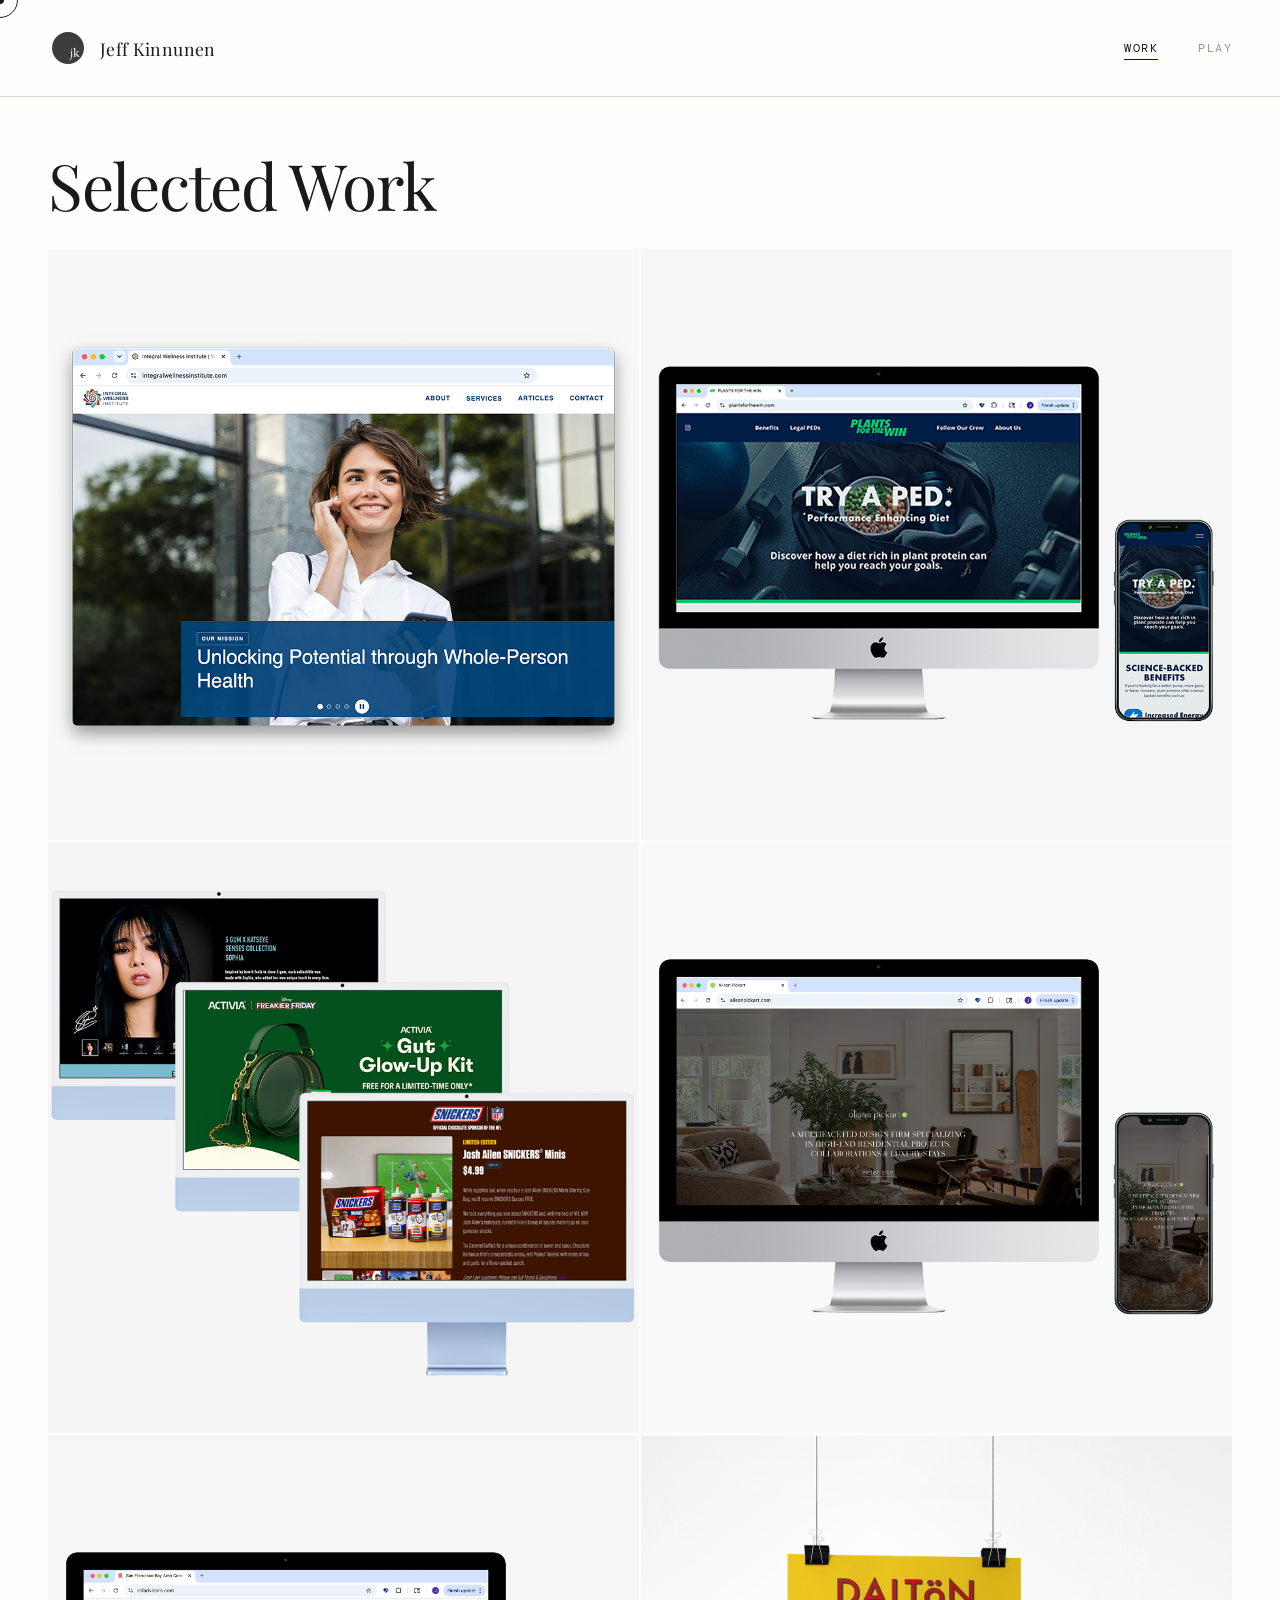
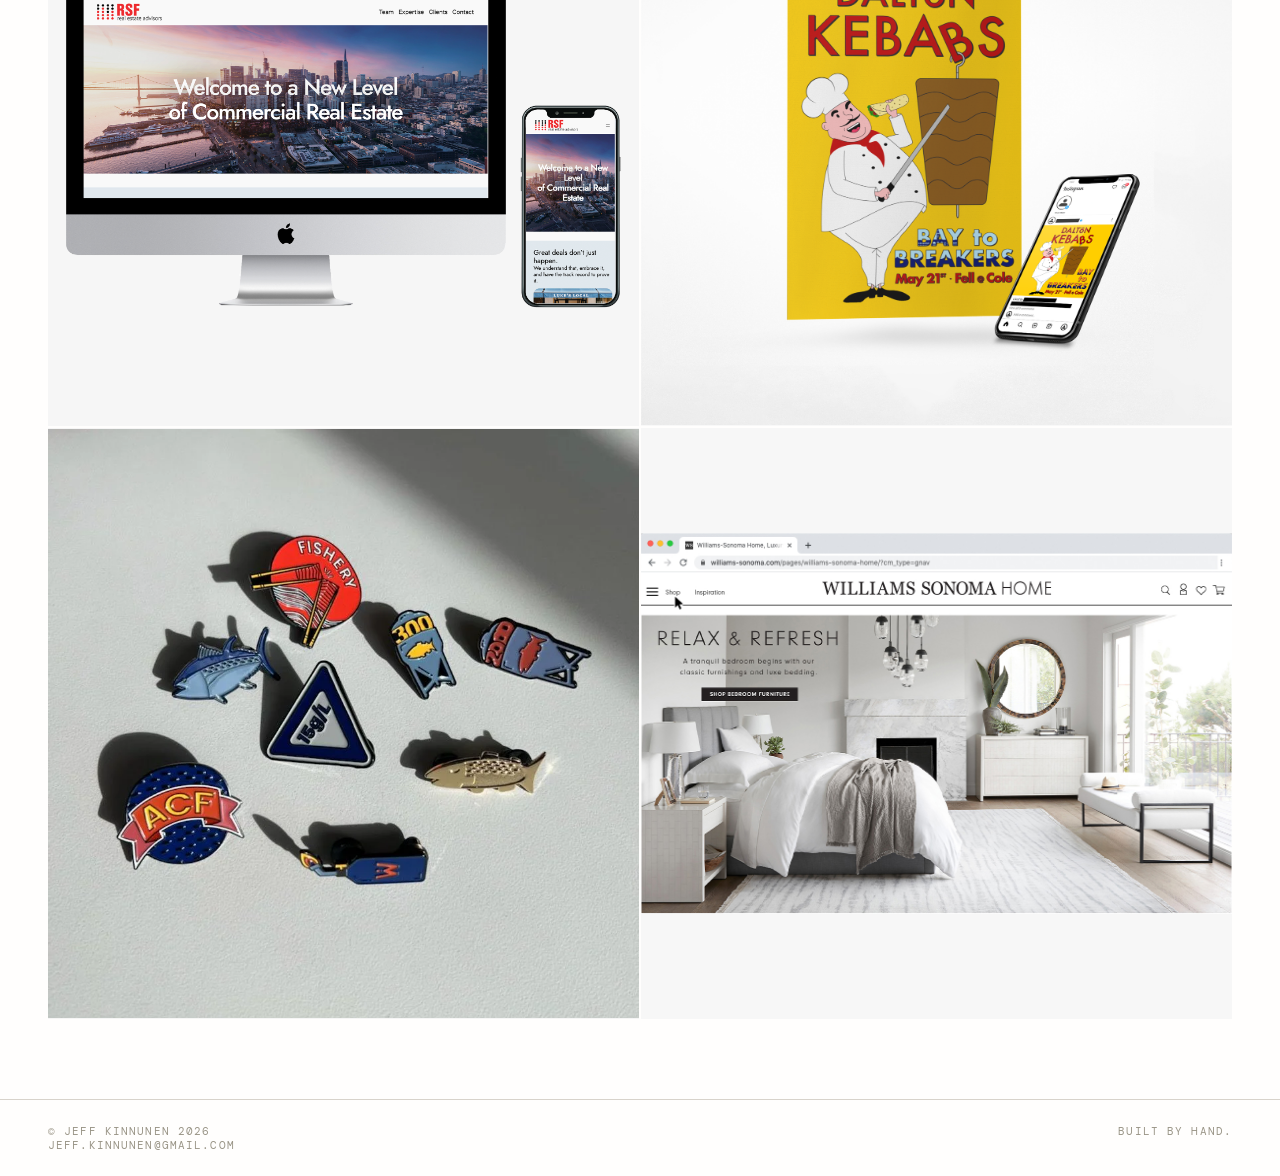
<file: index.html>
<!DOCTYPE html>
<html lang="en">
<head>
  <meta charset="UTF-8" />
  <meta name="viewport" content="width=device-width, initial-scale=1.0"/>
  <title>Portfolio — Work</title>
  <link rel="stylesheet" href="styles.css" />

    <style>

  </style>

</head>
<body>

<site-header page="work"></site-header>

  <div class="page-title">
    <h1>Selected Work</h1>
    <span></span>
  </div>

  <main class="work-grid">

    <a href="integralwellness.html" class="work-item">
      <div class="work-thumb">
        <img src="images/iwi-thumb.png" alt="Integral Wellness Institute" style="width:100%;">
      </div>
      <div class="overlay"><span class="overlay-label">Integral Wellness Institute</span></div>
    </a>

<a href="plants-for-the-win.html" class="work-item">
  <div class="work-thumb">
    <img src="images/pftw-mock.png" alt="Plants For the Win" style="width:100%;">
  </div>
  <div class="overlay"><span class="overlay-label">Plants For the Win</span></div>
</a>

    <a href="limited-time-shops.html" class="work-item">
      <div class="work-thumb">
        <img src="images/trio-mock.png" alt="Limited Time Only Shops" style="width:100%;">
      </div>
      <div class="overlay"><span class="overlay-label">Limited Time Only Shops</span></div>
    </a>

    <a href="alisonpickart.html" class="work-item">
      <div class="work-thumb">
        <img src="images/alisonmock.png" alt="Alison Pickart Design" style="width:100%;">
      </div>
      <div class="overlay"><span class="overlay-label">Alison Pickart Design</span></div>
    </a>

    <a href="rsfadvisors.html" class="work-item">
      <div class="work-thumb">
        <img src="images/RSFmock.png" alt="RSF Advisors" style="width:100%;">
      </div>
      <div class="overlay"><span class="overlay-label">RSF Advisors</span></div>
    </a>

    <a href="printwork.html" class="work-item">
      <div class="work-thumb">
        <img src="images/JointMock.png" alt="Poster and Social Media Posting" style="width:100%;">
      </div>
      <div class="overlay"><span class="overlay-label">A Collection of Items Designed For Print</span></div>
    </a>

    <a href="enamel-pins.html" class="work-item">
      <div class="work-thumb">
        <img src="images/group-pins.png" alt="Enamel Pin Project" style="width:100%;">
      </div>
      <div class="overlay"><span class="overlay-label">Enamel Pin Project</span></div>
    </a>

    <a href="wsh.html" class="work-item">
      <div class="work-thumb">
        <img src="images/Nav-WSH-title-v2.jpg" alt="Williams Sonoma Home" style="width:100%;">
      </div>
      <div class="overlay"><span class="overlay-label">Williams Sonoma Home</span></div>
    </a>


  </main>  

  <site-footer></site-footer>
<script src="components.js"></script>

</body>
</html>
</file>
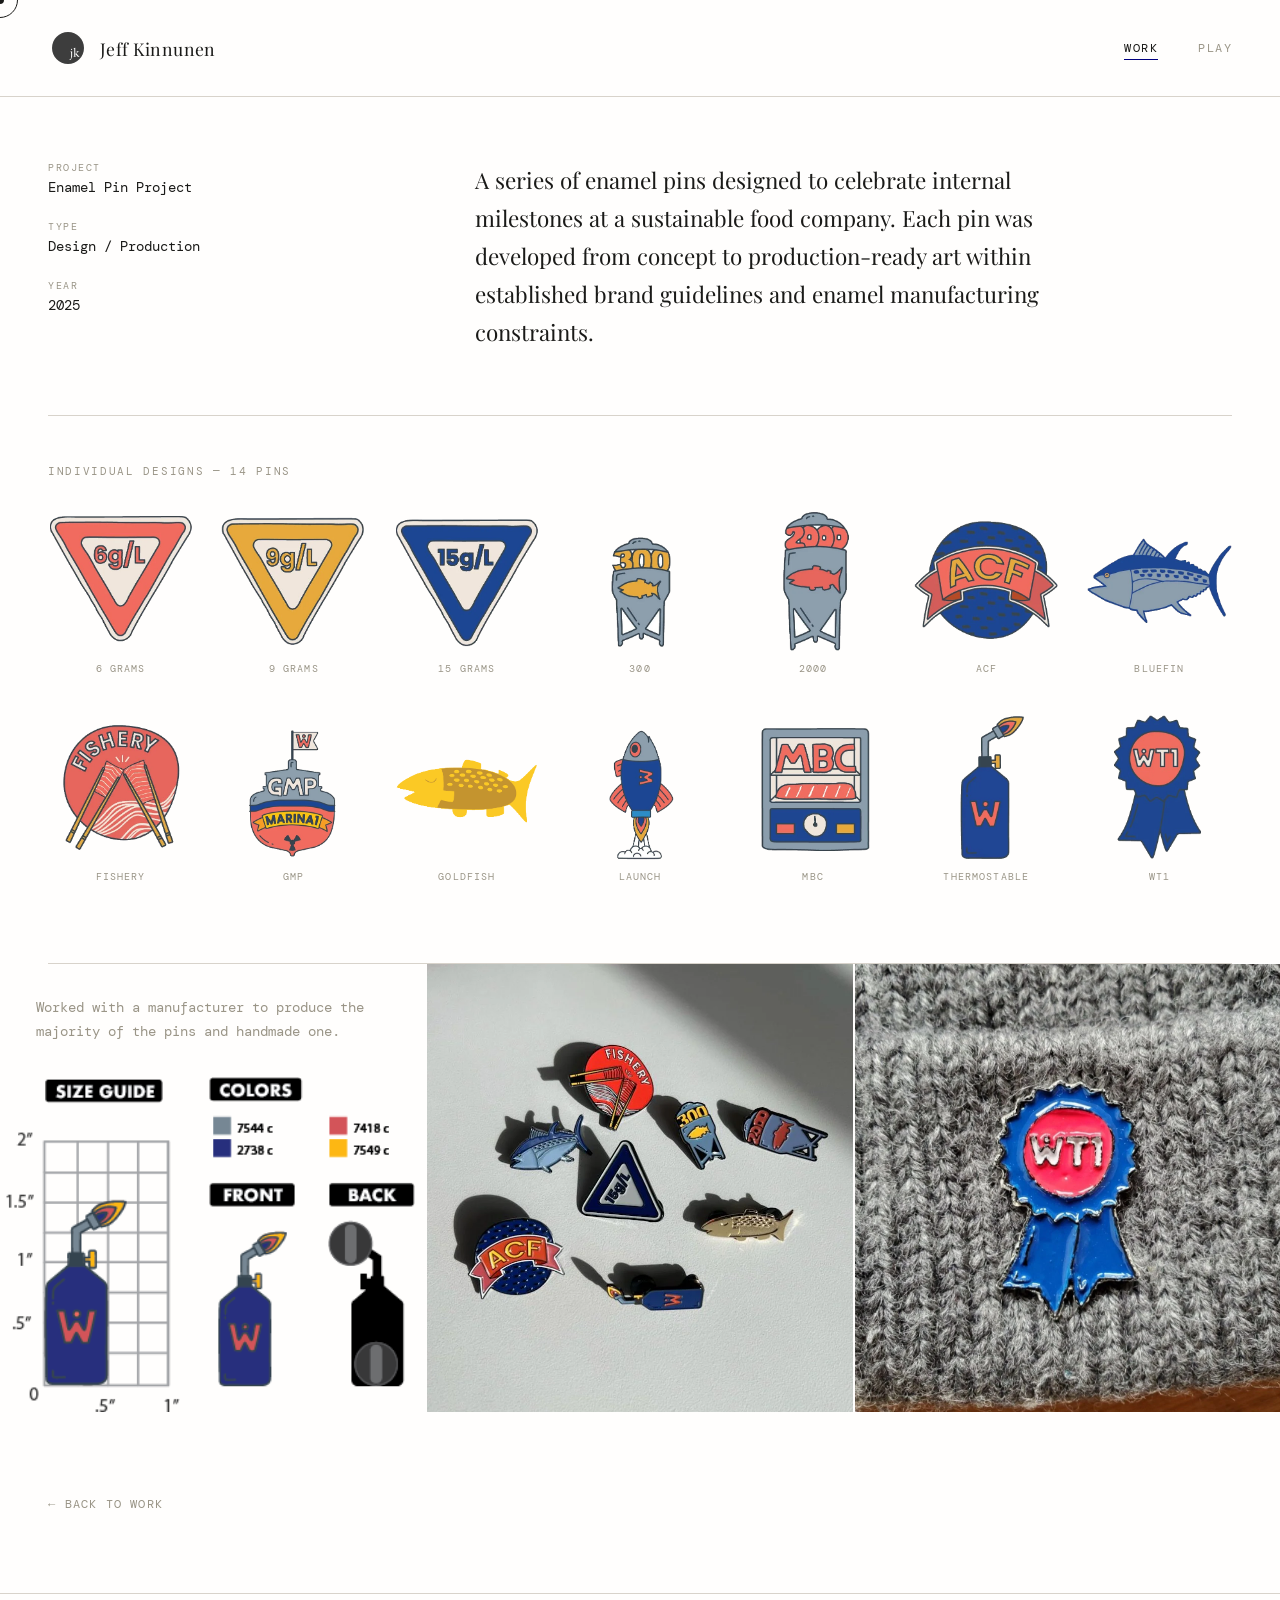
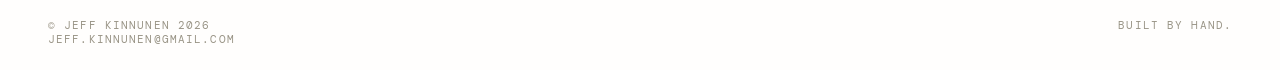
<file: enamel-pins.html>
<!DOCTYPE html>
<html lang="en">
<head>
  <meta charset="UTF-8" />
  <meta name="viewport" content="width=device-width, initial-scale=1.0"/>
  <title>Enamel Pin Project</title>
  <link rel="stylesheet" href="styles.css" />
</head>
<body>

  <site-header page="work"></site-header>

  <!-- INTRO -->
  <section class="project-intro">
    <div class="project-meta">
      <div class="meta-item">
        <span class="meta-label">Project</span>
        <span class="meta-value">Enamel Pin Project</span>
      </div>
      <div class="meta-item">
        <span class="meta-label">Type</span>
        <span class="meta-value">Design / Production</span>
      </div>
      <div class="meta-item">
        <span class="meta-label">Year</span>
        <span class="meta-value">2025</span>
      </div>
    </div>
    <div class="project-description">
      <p>A series of enamel pins designed to celebrate internal milestones at a sustainable food company. Each pin was developed from concept to production-ready art within established brand guidelines and enamel manufacturing constraints.</p>
    </div>
  </section>

  <div class="project-divider"></div>

  <!-- INDIVIDUAL PINS -->
  <section class="pin-board-section">
    <p class="pin-section-label">Individual Designs — 14 Pins</p>
    <div class="pin-board">

      <div class="pin-item">
        <div class="pin-circle">
          <img src="images/6g.png" alt="6G pin design" />
        </div>
        <span class="pin-label">6 Grams</span>
      </div>

      <div class="pin-item">
        <div class="pin-circle">
          <img src="images/9g.png" alt="9G pin design" />
        </div>
        <span class="pin-label">9 Grams</span>
      </div>

      <div class="pin-item">
        <div class="pin-circle">
          <img src="images/15g.png" alt="15G pin design" />
        </div>
        <span class="pin-label">15 Grams</span>
      </div>

      <div class="pin-item">
        <div class="pin-circle">
          <img src="images/300.png" alt="300 pin design" />
        </div>
        <span class="pin-label">300</span>
      </div>

      <div class="pin-item">
        <div class="pin-circle">
          <img src="images/2000.png" alt="2000 pin design" />
        </div>
        <span class="pin-label">2000</span>
      </div>

      <div class="pin-item">
        <div class="pin-circle">
          <img src="images/ACF.png" alt="ACF pin design" />
        </div>
        <span class="pin-label">ACF</span>
      </div>

      <div class="pin-item">
        <div class="pin-circle">
          <img src="images/Bluefin.png" alt="Bluefin pin design" />
        </div>
        <span class="pin-label">Bluefin</span>
      </div>

      <div class="pin-item">
        <div class="pin-circle">
          <img src="images/Fishery.png" alt="Fishery pin design" />
        </div>
        <span class="pin-label">Fishery</span>
      </div>

      <div class="pin-item">
        <div class="pin-circle">
          <img src="images/GMP.png" alt="GMP pin design" />
        </div>
        <span class="pin-label">GMP</span>
      </div>

      <div class="pin-item">
        <div class="pin-circle">
          <img src="images/Gold.png" alt="Gold pin design" />
        </div>
        <span class="pin-label">Goldfish</span>
      </div>

      <div class="pin-item">
        <div class="pin-circle">
          <img src="images/Launch.png" alt="Launch pin design" />
        </div>
        <span class="pin-label">Launch</span>
      </div>

      <div class="pin-item">
        <div class="pin-circle">
          <img src="images/MBC.png" alt="MBC pin design" />
        </div>
        <span class="pin-label">MBC</span>
      </div>

      <div class="pin-item">
        <div class="pin-circle">
          <img src="images/Thermo.png" alt="Thermo pin design" />
        </div>
        <span class="pin-label">Thermostable</span>
      </div>

      <div class="pin-item">
        <div class="pin-circle">
          <img src="images/WT1.png" alt="WT1 pin design" />
        </div>
        <span class="pin-label">WT1</span>
      </div>

    </div>
  </section>

  <div class="project-divider"></div>

  <!-- COLLECTION -->
  <section class="pin-collection">

    <div class="pin-collection-about">
      <p>Worked with a manufacturer to produce the majority of the pins and handmade one.</p>
      <img src="images/Thermostable-layout-2.png" alt="Thermostable pin layout" />
    </div>

    <div class="pin-collection-photo">
      <img src="images/group-pins.png" alt="Full collection of enamel pins" />
    </div>

    <div class="pin-collection-photo">
      <img src="images/wt1-pic.png" alt="WT1 pin photograph" />
    </div>

  </section>

  <!-- BACK LINK -->
  <div class="project-back">
    <a href="index.html">← Back to Work</a>
  </div>

  <site-footer></site-footer>
  <script src="components.js"></script>

</body>
</html>
</file>
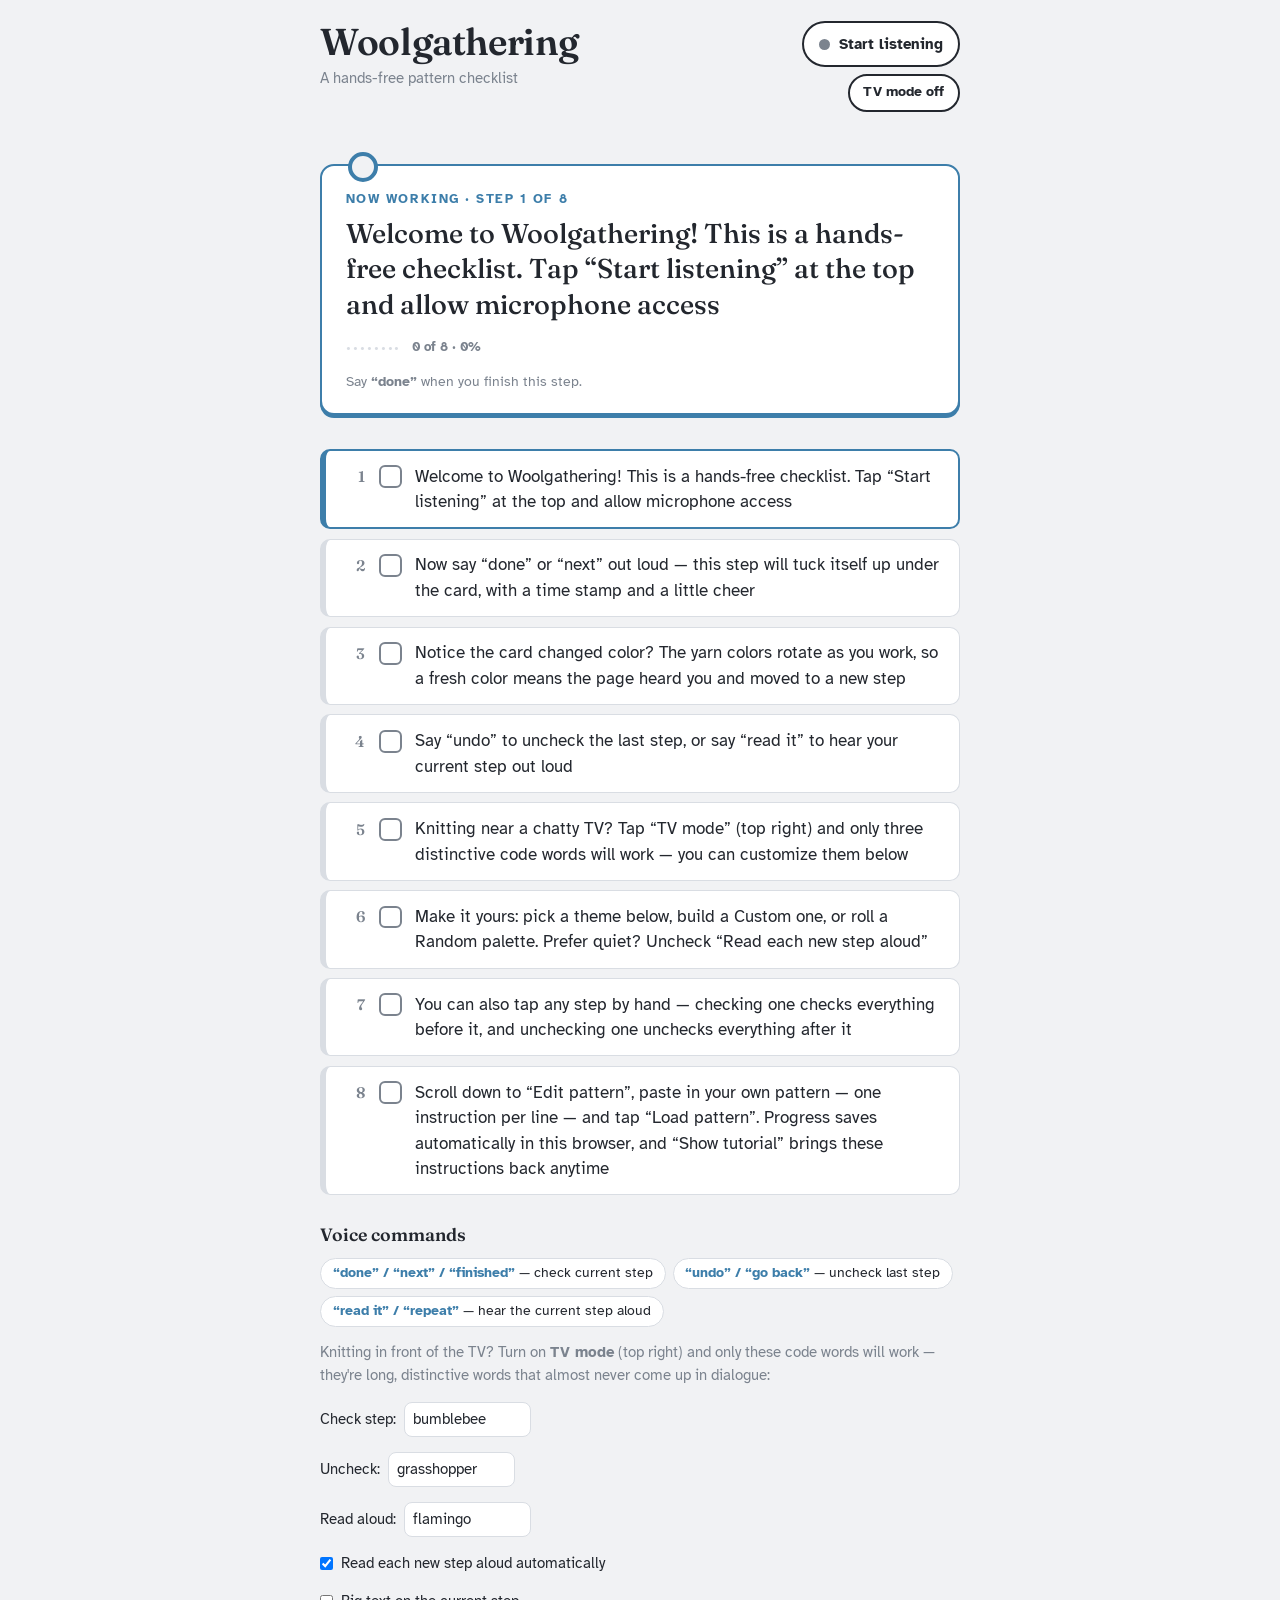
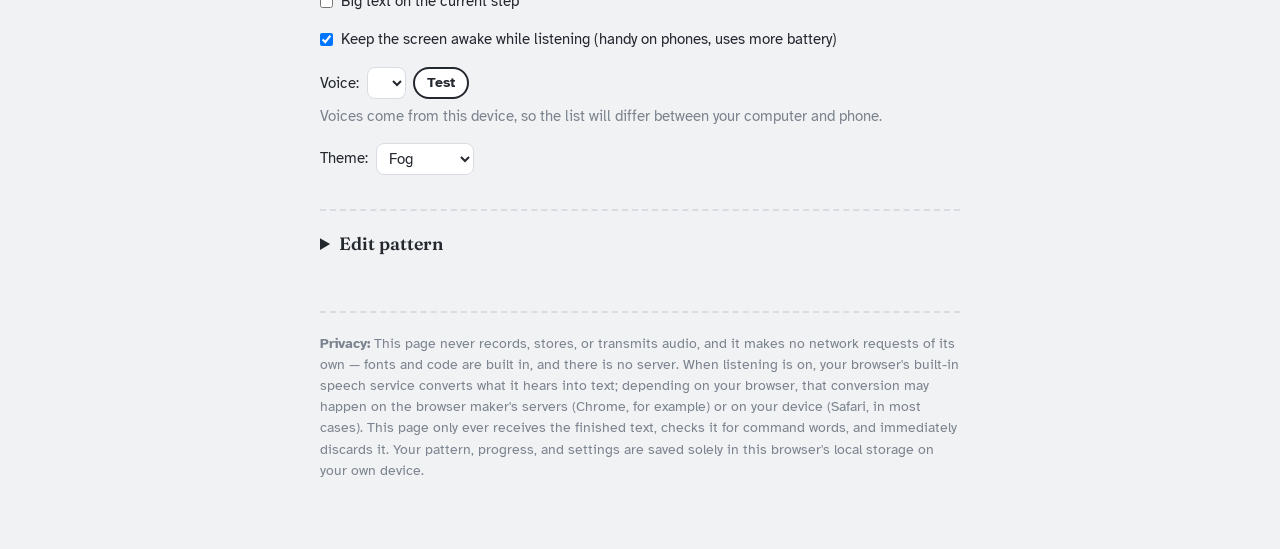
<file: knit.html>
<!DOCTYPE html>
<html lang="en">
<head>
<meta charset="UTF-8">
<meta name="viewport" content="width=device-width, initial-scale=1.0">
<title>Woolgathering — Voice Knitting Checklist</title>
<meta name="theme-color" content="#F1F2F4">
<meta name="description" content="Woolgathering — a hands-free, voice-controlled knitting pattern checklist.">
<link rel="icon" href="data:image/svg+xml,<svg xmlns='http://www.w3.org/2000/svg' viewBox='0 0 100 100'><text y='.9em' font-size='90'>🧶</text></svg>">
<link rel="manifest" href="manifest.webmanifest">
<link rel="apple-touch-icon" href="icon-192.png">
<style>
  /* ---------- fonts (embedded — no external requests) ---------- */
  @font-face{
    font-family:'Fraunces';
    font-style:normal;
    font-weight:100 900;
    font-display:swap;
    src:url([data-uri]) format('woff2-variations');
  }
  @font-face{
    font-family:'Atkinson Hyperlegible';
    font-style:normal;
    font-weight:400;
    font-display:swap;
    src:url([data-uri]) format('woff2');
  }
  @font-face{
    font-family:'Atkinson Hyperlegible';
    font-style:normal;
    font-weight:700;
    font-display:swap;
    src:url([data-uri]) format('woff2');
  }
  :root{
    --bg:#F1F2F4;
    --ink:#23272E;
    --accent:#3D7EAA;
    --focus:#C99A2E;
    --alert:#C05B4D;
    --card:#FFFFFF;
    --line:#D9DDE3;
    --muted:#7B838E;
    --chipText:#FFFFFF;
  }
  *{box-sizing:border-box;margin:0;padding:0}
  html{font-size:17px}
  body{
    background:var(--bg);
    color:var(--ink);
    font-family:'Atkinson Hyperlegible',system-ui,sans-serif;
    line-height:1.5;
    padding:1.25rem 1rem 4rem;
    transition:background .3s,color .3s;
    overflow-x:hidden;
  }
  .wrap{max-width:640px;margin:0 auto}

  /* ---------- header ---------- */
  header{display:flex;align-items:flex-start;justify-content:space-between;gap:1rem;margin-bottom:1.5rem;flex-wrap:wrap}
  @media (max-width:560px){
    .btns{flex-direction:row;align-items:center;width:100%;justify-content:flex-start}
  }
  h1{
    font-family:'Fraunces',serif;
    font-weight:600;
    font-size:clamp(1.6rem,5vw,2.2rem);
    letter-spacing:-0.01em;
    line-height:1.1;
  }
  .sub{color:var(--muted);font-size:.9rem;margin-top:.25rem}

  /* ---------- mic button ---------- */
  .mic-btn{
    flex-shrink:0;
    display:flex;align-items:center;gap:.5rem;
    border:2px solid var(--ink);
    background:var(--card);
    color:var(--ink);
    font:inherit;font-weight:700;font-size:.9rem;
    padding:.55rem .9rem;
    border-radius:999px;
    cursor:pointer;
    transition:background .2s,color .2s;
  }
  .mic-btn:focus-visible{outline:3px solid var(--focus);outline-offset:2px}
  .mic-btn.on{background:var(--alert);border-color:var(--alert);color:#fff}
  .dot{
    width:.65rem;height:.65rem;border-radius:50%;
    background:var(--muted);
  }
  .mic-btn.on .dot{background:#fff;animation:pulse 1.4s ease-in-out infinite}
  @keyframes pulse{0%,100%{transform:scale(1);opacity:1}50%{transform:scale(1.5);opacity:.5}}
  @media (prefers-reduced-motion:reduce){.mic-btn.on .dot{animation:none}}
  .btns{display:flex;flex-direction:column;align-items:flex-end;gap:.4rem;flex-shrink:0}
  .mic-btn.tv{font-size:.8rem;padding:.4rem .8rem}
  .mic-btn.tv.on{background:var(--accent);border-color:var(--accent);color:#fff}

  .status{
    font-size:.85rem;color:var(--muted);
    min-height:1.3rem;margin-bottom:1rem;
  }
  .status.err{color:var(--alert);font-weight:700}

  /* ---------- current step card ---------- */
  .current{
    position:sticky;top:1rem;z-index:5;
    scroll-margin-top:8rem;   /* auto-scroll leaves ~2-3 completed steps (and their cheers) visible above */
    background:var(--card);
    border:2px solid var(--cur,var(--accent));
    border-radius:14px;
    padding:1.4rem 1.4rem 1.2rem;
    margin-bottom:2rem;
    box-shadow:0 3px 0 var(--cur,var(--accent));
    transition:border-color .35s,box-shadow .35s;
  }
  /* stitch-marker ring */
  .current::before{
    content:"";
    position:absolute;top:-14px;left:26px;
    width:22px;height:22px;
    border:4px solid var(--cur,var(--focus));
    border-radius:50%;
    background:var(--bg);
    transition:border-color .35s;
  }
  .current .eyebrow{
    font-size:.75rem;font-weight:700;letter-spacing:.12em;
    text-transform:uppercase;color:var(--cur,var(--accent));
    margin-bottom:.4rem;
    transition:color .35s;
  }
  .current .text{
    font-family:'Fraunces',serif;
    font-size:clamp(1.25rem,4vw,1.6rem);
    font-weight:500;line-height:1.3;
  }
  .current .hint{font-size:.85rem;color:var(--muted);margin-top:.8rem}
  .current.big .text{font-size:clamp(1.9rem,8vw,2.9rem);line-height:1.2}
  .meter{display:flex;align-items:center;gap:.6rem;margin-top:.9rem;font-size:.78rem;font-weight:700;color:var(--muted)}
  .meter svg{flex-shrink:0;display:block}
  .meter .stitches{letter-spacing:.12em;font-size:.95rem;line-height:1;word-break:break-all}

  /* ---------- step list ---------- */
  ol{list-style:none}
  li.step{
    display:flex;align-items:flex-start;gap:.8rem;
    background:var(--card);
    border:1px solid var(--line);
    border-left:6px solid var(--line);
    border-radius:10px;
    padding:.75rem .9rem;
    margin-bottom:.55rem;
    cursor:pointer;
    transition:border-color .2s,opacity .2s;
  }
  li.step:focus-visible{outline:3px solid var(--focus);outline-offset:2px}
  li.step.active{border-color:var(--accent);border-left-color:var(--accent);border-width:2px;border-left-width:6px}
  li.step.done{opacity:.85}
  li.step .box{
    flex-shrink:0;
    width:1.35rem;height:1.35rem;margin-top:.1rem;
    border:2px solid var(--muted);border-radius:6px;
    display:flex;align-items:center;justify-content:center;
    font-size:.9rem;color:var(--chipText,#fff);font-weight:700;
    background:transparent;
  }
  li.step.done .box{border-color:transparent}
  li.step .body{flex:1}
  li.step .label{font-size:1rem;overflow-wrap:anywhere}
  li.step.done .label{text-decoration:line-through;text-decoration-thickness:2px}
  li.step .stamp{
    display:inline-block;
    font-size:.75rem;font-weight:700;
    color:var(--chipText,#fff);
    padding:.1rem .5rem;border-radius:999px;
    margin-top:.3rem;
  }
  li.step .num{
    flex-shrink:0;font-family:'Fraunces',serif;font-weight:600;
    color:var(--muted);font-size:.9rem;margin-top:.15rem;min-width:1.4rem;text-align:right;
  }

  /* ---------- completed stack (tucks under the current card) ---------- */
  .done-list{position:relative;z-index:1;margin-bottom:-12px}
  .done-list li.step{
    padding:.45rem .9rem .8rem;   /* extra bottom padding so the card overlap hides nothing */
    margin-bottom:0;
    margin-top:.35rem;
    opacity:.85;
    align-items:center;
    flex-wrap:wrap;   /* on narrow screens the cheer + stamp drop to their own line */
  }
  .done-list li.step .body{flex:1 1 9rem}
  .done-list li.step .cheer{margin-left:auto;white-space:nowrap}
  .done-list li.step .cheer ~ .stamp{margin-left:0}
  .done-list li.step .label{font-size:.88rem}
  .done-list li.step .stamp{margin:0 0 0 auto;font-size:.7rem;flex-shrink:0}
  .done-list li.step .box{width:1.1rem;height:1.1rem;font-size:.75rem;margin-top:0}
  @keyframes tuck{
    from{opacity:0;transform:translateY(26px)}
    to{opacity:.85;transform:none}
  }
  .done-list li.newest{animation:tuck .4s ease-out}
  @media (prefers-reduced-motion:reduce){.done-list li.newest{animation:none}}

  /* ---------- commands legend ---------- */
  .legend{margin:1.6rem 0 2rem}
  .legend h2{font-family:'Fraunces',serif;font-weight:600;font-size:1.05rem;margin-bottom:.5rem}
  .chips{display:flex;flex-wrap:wrap;gap:.4rem}
  .chip{
    font-size:.82rem;
    background:var(--card);
    border:1px solid var(--line);
    border-radius:999px;
    padding:.25rem .7rem;
  }
  .chip b{color:var(--accent)}

  /* ---------- editor ---------- */
  details{margin-top:2rem;border-top:2px dashed var(--line);padding-top:1.2rem}
  summary{
    font-family:'Fraunces',serif;font-weight:600;font-size:1.05rem;
    cursor:pointer;margin-bottom:.6rem;
  }
  textarea{
    width:100%;min-height:9rem;
    font:inherit;font-size:.95rem;
    background:var(--card);
    border:1px solid var(--line);border-radius:10px;
    padding:.8rem;resize:vertical;color:var(--ink);
  }
  .row{display:flex;gap:.6rem;margin-top:.6rem;flex-wrap:wrap}
  .btn{
    font:inherit;font-weight:700;font-size:.9rem;
    border:2px solid var(--ink);border-radius:999px;
    background:var(--card);color:var(--ink);
    padding:.5rem .95rem;cursor:pointer;
  }
  .btn:focus-visible{outline:3px solid var(--focus);outline-offset:2px}
  .btn.primary{background:var(--accent);border-color:var(--accent);color:#fff}
  label.toggle{display:flex;align-items:center;gap:.45rem;font-size:.9rem;margin-top:.9rem;cursor:pointer;flex-wrap:wrap}
  select, input[type="text"]{
    font:inherit;font-size:.88rem;
    background:var(--card);color:var(--ink);
    border:1px solid var(--line);border-radius:8px;
    padding:.3rem .5rem;max-width:16rem;
  }
  .btn.small{padding:.25rem .7rem;font-size:.8rem}
  .custom-panel{display:flex;flex-wrap:wrap;gap:.7rem;margin-top:.7rem}
  .custom-panel[hidden]{display:none}
  .cheer{font-size:.74rem;color:var(--accent);margin:0 .45rem 0 .5rem;font-weight:700;text-align:right}
  .custom-panel label{
    display:flex;flex-direction:column;align-items:center;gap:.2rem;
    font-size:.72rem;color:var(--muted);cursor:pointer;
  }
  input[type="color"]{
    width:2.6rem;height:2.1rem;padding:2px;
    border:1px solid var(--line);border-radius:8px;
    background:var(--card);cursor:pointer;
  }
  footer.privacy{
    margin-top:2.5rem;padding-top:1.2rem;
    border-top:2px dashed var(--line);
    font-size:.8rem;color:var(--muted);line-height:1.55;
  }
</style>
</head>
<body>
<div class="wrap">
  <header>
    <div>
      <h1>Woolgathering</h1>
      <p class="sub">A hands-free pattern checklist</p>
    </div>
    <div class="btns">
      <button class="mic-btn" id="micBtn" aria-pressed="false">
        <span class="dot"></span><span id="micLabel">Start listening</span>
      </button>
      <button class="mic-btn tv" id="tvBtn" aria-pressed="false">
        <span id="tvLabel">TV mode off</span>
      </button>
    </div>
  </header>

  <p class="status" id="status" role="status" aria-live="polite"></p>

  <div class="board">
    <ol id="doneList" class="done-list" aria-label="Completed steps"></ol>

    <section class="current" id="currentCard" aria-live="polite">
      <p class="eyebrow" id="curEyebrow">Now working</p>
      <p class="text" id="curText"></p>
      <div class="meter" id="meter" aria-label="Pattern progress"></div>
      <p class="hint" id="cardHint">Say <strong>“done”</strong> when you finish this step.</p>
    </section>

    <ol id="stepList" aria-label="Upcoming steps"></ol>
  </div>

  <section class="legend">
    <h2>Voice commands</h2>
    <div class="chips" id="chips">
      <span class="chip"><b>“done”</b> / “next” / “finished” — check current step</span>
      <span class="chip"><b>“undo”</b> / “go back” — uncheck last step</span>
      <span class="chip"><b>“read it”</b> / “repeat” — hear the current step aloud</span>
    </div>
    <p class="sub" style="margin-top:.8rem">Knitting in front of the TV? Turn on <strong>TV mode</strong> (top right) and only these code words will work — they're long, distinctive words that almost never come up in dialogue:</p>
    <label class="toggle">Check step: <input type="text" id="cwDone" size="12"></label>
    <label class="toggle">Uncheck: <input type="text" id="cwUndo" size="12"></label>
    <label class="toggle">Read aloud: <input type="text" id="cwRead" size="12"></label>
    <label class="toggle">
      <input type="checkbox" id="speakToggle" checked>
      Read each new step aloud automatically
    </label>
    <label class="toggle">
      <input type="checkbox" id="bigTextToggle">
      Big text on the current step
    </label>
    <label class="toggle">
      <input type="checkbox" id="awakeToggle" checked>
      <span style="flex:1;min-width:12rem">Keep the screen awake while listening (handy on phones, uses more battery)</span>
    </label>
    <label class="toggle" for="voiceSelect">
      Voice:
      <select id="voiceSelect" aria-label="Choose a voice"></select>
      <button class="btn small" id="voiceTest" type="button">Test</button>
    </label>
    <p class="sub" style="margin-top:.3rem">Voices come from this device, so the list will differ between your computer and phone.</p>
    <label class="toggle" for="themeSelect">
      Theme:
      <select id="themeSelect" aria-label="Choose a color theme"></select>
    </label>
    <button class="btn small" id="rerollBtn" type="button" hidden>↻ Re-roll random</button>
    <div id="customPanel" class="custom-panel" hidden>
      <label>Background <input type="color" id="ccBg"></label>
      <label>Card <input type="color" id="ccCard"></label>
      <label>Text <input type="color" id="ccInk"></label>
      <label>Accent <input type="color" id="ccAccent"></label>
      <label>Yarn 1 <input type="color" id="ccY0"></label>
      <label>Yarn 2 <input type="color" id="ccY1"></label>
      <label>Yarn 3 <input type="color" id="ccY2"></label>
      <label>Yarn 4 <input type="color" id="ccY3"></label>
      <label>Yarn 5 <input type="color" id="ccY4"></label>
    </div>
  </section>

  <details>
    <summary>Edit pattern</summary>
    <p class="sub" style="margin-bottom:.5rem">One step per line. Loading a new pattern clears all check marks.</p>
    <textarea id="patternInput"></textarea>
    <div class="row">
      <button class="btn primary" id="loadBtn">Load pattern</button>
      <button class="btn" id="resetBtn">Reset check marks</button>
      <button class="btn" id="tutorialBtn">Show tutorial</button>
    </div>
    <div class="row">
      <button class="btn" id="exportBtn">Export backup</button>
      <button class="btn" id="importBtn">Import backup</button>
      <button class="btn" id="shareBtn">Share pattern</button>
      <input type="file" id="importFile" accept=".json,application/json" hidden>
    </div>
  </details>

  <footer class="privacy">
    <p><strong>Privacy:</strong> This page never records, stores, or transmits audio, and it makes no network requests of its own — fonts and code are built in, and there is no server. When listening is on, your browser's built-in speech service converts what it hears into text; depending on your browser, that conversion may happen on the browser maker's servers (Chrome, for example) or on your device (Safari, in most cases). This page only ever receives the finished text, checks it for command words, and immediately discards it. Your pattern, progress, and settings are saved solely in this browser's local storage on your own device.</p>
  </footer>
</div>

<script>
(function(){
  "use strict";

  /* ---------------- state ---------------- */
  var THEMES = {
    'Fog': {
      vars:{'--bg':'#F1F2F4','--ink':'#23272E','--card':'#FFFFFF','--line':'#D9DDE3','--muted':'#7B838E',
            '--accent':'#3D7EAA','--focus':'#C99A2E','--alert':'#C05B4D','--chipText':'#FFFFFF'},
      yarn:['#3D7EAA','#C96A50','#4E9B6F','#8A6FB8','#C99A2E']
    },
    'Seaglass': {
      vars:{'--bg':'#E8F0ED','--ink':'#223836','--card':'#F9FCFB','--line':'#C9DAD3','--muted':'#6E837C',
            '--accent':'#2E7D74','--focus':'#C98A3D','--alert':'#C05B4D','--chipText':'#FFFFFF'},
      yarn:['#2E7D74','#5B8FBF','#C0716B','#7A9E56','#946FB0']
    },
    'Sorbet': {
      vars:{'--bg':'#FAF0F3','--ink':'#3E2430','--card':'#FFFAFB','--line':'#E8D3DA','--muted':'#97808A',
            '--accent':'#C64C72','--focus':'#E8944A','--alert':'#A84343','--chipText':'#FFFFFF'},
      yarn:['#C64C72','#E8944A','#5D9E8F','#7A64B0','#C9A63A']
    },
    'Night': {
      vars:{'--bg':'#1B1D24','--ink':'#E9E7E2','--card':'#262A34','--line':'#3B404D','--muted':'#98A0AD',
            '--accent':'#6FB7E9','--focus':'#E8C55A','--alert':'#E07856','--chipText':'#1B1D24'},
      yarn:['#6FB7E9','#F08A6B','#7BC98F','#B79AE8','#E8C55A']
    }
  };
  var currentTheme = 'Fog';

  function yarnColor(i){
    var y = THEMES[currentTheme].yarn;
    return y[i % y.length];
  }

  function applyTheme(name){
    if(!THEMES[name]) name = 'Fog';
    currentTheme = name;
    var vars = THEMES[name].vars;
    for(var k in vars){ document.documentElement.style.setProperty(k, vars[k]); }
  }

  /* ---- custom theme: user picks 9 colors, the rest are derived ---- */
  var customColors = {
    bg:'#F1F2F4', card:'#FFFFFF', ink:'#23272E', accent:'#3D7EAA',
    yarn:['#3D7EAA','#C96A50','#4E9B6F','#8A6FB8','#C99A2E']
  };

  function hexToRgb(h){
    h = h.replace('#','');
    return [parseInt(h.substr(0,2),16), parseInt(h.substr(2,2),16), parseInt(h.substr(4,2),16)];
  }
  function rgbToHex(r){
    return '#' + r.map(function(v){
      v = Math.round(Math.max(0, Math.min(255, v)));
      var x = v.toString(16); return x.length < 2 ? '0'+x : x;
    }).join('');
  }
  function mixHex(a, b, t){
    var A = hexToRgb(a), B = hexToRgb(b);
    return rgbToHex([A[0]+(B[0]-A[0])*t, A[1]+(B[1]-A[1])*t, A[2]+(B[2]-A[2])*t]);
  }
  function lum(h){
    var r = hexToRgb(h);
    return (0.299*r[0] + 0.587*r[1] + 0.114*r[2]) / 255;
  }

  function rebuildCustomTheme(){
    var c = customColors;
    var avgYarnLum = c.yarn.reduce(function(sum, y){ return sum + lum(y); }, 0) / c.yarn.length;
    THEMES['Custom'] = {
      vars:{
        '--bg':c.bg, '--ink':c.ink, '--card':c.card,
        '--line':mixHex(c.bg, c.ink, 0.18),
        '--muted':mixHex(c.bg, c.ink, 0.55),
        '--accent':c.accent, '--focus':c.accent, '--alert':'#C0564D',
        // light yarn colors get dark chip text, dark yarn colors get white
        '--chipText': avgYarnLum > 0.62 ? c.ink : '#FFFFFF'
      },
      yarn:c.yarn.slice()
    };
  }
  rebuildCustomTheme();   // so 'Custom' exists when the dropdown is populated

  /* ---- random theme: rolled fresh each time it's picked ---- */
  function rnd(a, b){ return a + Math.random()*(b-a); }
  function hslToHex(h, sat, light){
    sat/=100; light/=100;
    var c=(1-Math.abs(2*light-1))*sat;
    var x=c*(1-Math.abs(((h/60)%2)-1));
    var m=light-c/2;
    var r=0,g=0,b=0;
    if(h<60){r=c;g=x;} else if(h<120){r=x;g=c;} else if(h<180){g=c;b=x;}
    else if(h<240){g=x;b=c;} else if(h<300){r=x;b=c;} else {r=c;b=x;}
    return rgbToHex([(r+m)*255,(g+m)*255,(b+m)*255]);
  }
  function rollRandomTheme(){
    // truly random hues; only lightness is constrained so text stays readable
    var dark = Math.random() < 0.35;
    var bgHue = rnd(0,360);
    var bg   = dark ? hslToHex(bgHue, rnd(12,40), rnd(8,15))  : hslToHex(bgHue, rnd(15,55), rnd(88,96));
    var card = dark ? hslToHex(bgHue, rnd(12,40), rnd(15,22)) : hslToHex(bgHue, rnd(10,45), rnd(96,100));
    var ink  = dark ? hslToHex(rnd(0,360), rnd(5,30), rnd(88,95)) : hslToHex(rnd(0,360), rnd(15,60), rnd(8,22));
    var accent = hslToHex(rnd(0,360), rnd(45,90), dark ? rnd(55,75) : rnd(28,52));
    var yarn = [];
    for(var i=0;i<5;i++){
      yarn.push(hslToHex(rnd(0,360), rnd(40,90), dark ? rnd(55,78) : rnd(30,60)));
    }
    var avg = yarn.reduce(function(t,y){ return t + lum(y); }, 0) / yarn.length;
    THEMES['Random'] = {
      vars:{'--bg':bg, '--ink':ink, '--card':card,
            '--line':mixHex(bg, ink, 0.18), '--muted':mixHex(bg, ink, 0.55),
            '--accent':accent, '--focus':accent, '--alert':'#C0564D',
            '--chipText': avg > 0.62 ? '#22242A' : '#FFFFFF'},
      yarn:yarn
    };
  }
  rollRandomTheme();   // so 'Random' exists in the dropdown from the start

  var DEFAULT_PATTERN = [
    "Welcome to Woolgathering! This is a hands-free checklist. Tap “Start listening” at the top and allow microphone access",
    "Now say “done” or “next” out loud — this step will tuck itself up under the card, with a time stamp and a little cheer",
    "Notice the card changed color? The yarn colors rotate as you work, so a fresh color means the page heard you and moved to a new step",
    "Say “undo” to uncheck the last step, or say “read it” to hear your current step out loud",
    "Knitting near a chatty TV? Tap “TV mode” (top right) and only three distinctive code words will work — you can customize them below",
    "Make it yours: pick a theme below, build a Custom one, or roll a Random palette. Prefer quiet? Uncheck “Read each new step aloud”",
    "You can also tap any step by hand — checking one checks everything before it, and unchecking one unchecks everything after it",
    "Scroll down to “Edit pattern”, paste in your own pattern — one instruction per line — and tap “Load pattern”. Progress saves automatically in this browser, and “Show tutorial” brings these instructions back anytime"
  ];

  var steps = [];          // {text, done, stamp} — colors derive from the active theme
  var listening = false;
  var recognition = null;
  var lastActionAt = 0;
  var lastCmd = '';
  var speaking = false;
  var justCompleted = null;   // index of most recently completed step, for the tuck animation
  var tvMode = false;
  var keepAwake = true;   // hold a screen wake lock while listening (user toggle)
  var bigText = false;
  var meterStyle = 'ball';   // which progress meter this pattern uses: ball | scarf | needle
  var METER_STYLES = ['ball','scarf','needle'];
  var IS_IOS = /iP(hone|ad|od)/.test(navigator.userAgent) ||
               (navigator.platform === 'MacIntel' && navigator.maxTouchPoints > 1);
  var KAOMOJI = ['(ノ◕ヮ◕)ノ*:・ﾟ✧','(◕‿◕)','ᕕ( Მ )ᕗ','(｡♥‿♥｡)','♪(´▽｀)','ヽ(・∀・)ﾉ','(๑˃ᴗ˂)ﻭ','٩(◕‿◕)۶','(ﾉ≧∀≦)ﾉ','(❁´◡`❁)','( ˘ ³˘)♥','✧(≖ ◡ ≖)'];
  var CHEERS = ['nice stitch!','you\'re on a roll!','purl power!','look at you go!','yarn magic!','row by row!','so cozy!','keep it up!','beautiful work!','one step closer!','smooth as merino!','clickety-clack!','stitch perfect!','cozy vibes!'];
  function pickCheer(){
    return KAOMOJI[Math.floor(Math.random()*KAOMOJI.length)] + ' ' + CHEERS[Math.floor(Math.random()*CHEERS.length)];
  }
  var codeWords = { done:'bumblebee', undo:'grasshopper', read:'flamingo' };

  var els = {
    micBtn: document.getElementById('micBtn'),
    micLabel: document.getElementById('micLabel'),
    tvBtn: document.getElementById('tvBtn'),
    tvLabel: document.getElementById('tvLabel'),
    cardHint: document.getElementById('cardHint'),
    cwDone: document.getElementById('cwDone'),
    cwUndo: document.getElementById('cwUndo'),
    cwRead: document.getElementById('cwRead'),
    status: document.getElementById('status'),
    curCard: document.getElementById('currentCard'),
    curEyebrow: document.getElementById('curEyebrow'),
    curText: document.getElementById('curText'),
    doneList: document.getElementById('doneList'),
    list: document.getElementById('stepList'),
    input: document.getElementById('patternInput'),
    loadBtn: document.getElementById('loadBtn'),
    resetBtn: document.getElementById('resetBtn'),
    speakToggle: document.getElementById('speakToggle'),
    voiceSelect: document.getElementById('voiceSelect'),
    voiceTest: document.getElementById('voiceTest'),
    themeSelect: document.getElementById('themeSelect')
  };

  var desiredVoice = '';   // saved voice name to re-select once the device reports its voices

  function loadPattern(lines){
    steps = lines.filter(function(l){return l.trim().length;})
      .map(function(l){return {text:l.trim(), done:false, ts:null};});
    meterStyle = METER_STYLES[Math.floor(Math.random()*METER_STYLES.length)];
    render();
  }

  function currentIndex(){
    for(var i=0;i<steps.length;i++){ if(!steps[i].done) return i; }
    return -1;
  }

  /* ---------------- persistence ---------------- */
  var STORAGE_KEY = 'woolgathering_v1';

  function save(){
    try{
      localStorage.setItem(STORAGE_KEY, JSON.stringify({
        steps: steps,
        patternText: els.input.value,
        speak: els.speakToggle.checked,
        keepAwake: keepAwake,
        bigText: bigText,
        meterStyle: meterStyle,
        voice: els.voiceSelect.value || desiredVoice,
        theme: currentTheme,
        customColors: customColors,
        randomTheme: THEMES['Random'] || null,
        tvMode: tvMode,
        codeWords: codeWords,
        savedAt: Date.now()
      }));
    }catch(e){ /* storage unavailable (private mode / sandboxed preview) — carry on without saving */ }
  }

  function restore(){
    try{
      var raw = localStorage.getItem(STORAGE_KEY);
      if(!raw) return false;
      var d = JSON.parse(raw);
      if(!d || !Array.isArray(d.steps) || !d.steps.length) return false;
      steps = d.steps.map(function(s){
        return {
          text: String(s.text || ''),
          done: !!s.done,
          ts: (typeof s.ts === 'number') ? s.ts : null,
          stamp: s.stamp || null,   // legacy string stamps from older saves
          cheer: (typeof s.cheer === 'string') ? s.cheer : null
        };
      }).filter(function(s){ return s.text.length; });
      if(!steps.length) return false;
      if(typeof d.patternText === 'string' && d.patternText.trim().length){
        els.input.value = d.patternText;
      } else {
        els.input.value = steps.map(function(s){ return s.text; }).join('\n');
      }
      if(typeof d.speak === 'boolean') els.speakToggle.checked = d.speak;
      if(typeof d.keepAwake === 'boolean') keepAwake = d.keepAwake;
      if(typeof d.bigText === 'boolean') bigText = d.bigText;
      if(typeof d.meterStyle === 'string' && METER_STYLES.indexOf(d.meterStyle) !== -1) meterStyle = d.meterStyle;
      if(typeof d.voice === 'string') desiredVoice = d.voice;
      var HEX = /^#[0-9a-fA-F]{6}$/;
      if(d.customColors && typeof d.customColors === 'object'){
        ['bg','card','ink','accent'].forEach(function(k){
          if(HEX.test(d.customColors[k])) customColors[k] = d.customColors[k];
        });
        if(Array.isArray(d.customColors.yarn)){
          d.customColors.yarn.forEach(function(y, i){
            if(i < customColors.yarn.length && HEX.test(y)) customColors.yarn[i] = y;
          });
        }
        rebuildCustomTheme();
      }
      if(d.randomTheme && d.randomTheme.vars && Array.isArray(d.randomTheme.yarn)){
        THEMES['Random'] = d.randomTheme;
      }
      if(typeof d.theme === 'string' && THEMES[d.theme]) applyTheme(d.theme);
      if(typeof d.tvMode === 'boolean') tvMode = d.tvMode;
      if(d.codeWords && typeof d.codeWords === 'object'){
        ['done','undo','read'].forEach(function(k){
          if(typeof d.codeWords[k] === 'string' && d.codeWords[k].trim()) codeWords[k] = d.codeWords[k].trim();
        });
      }
      return true;
    }catch(e){ return false; }
  }

  var DAYS = ['Sun','Mon','Tue','Wed','Thu','Fri','Sat'];
  var MONTHS = ['Jan','Feb','Mar','Apr','May','Jun','Jul','Aug','Sep','Oct','Nov','Dec'];
  // "6:04 pm" today, "Tue 6:04 pm" this week, "Jul 2, 6:04 pm" older
  function fmtStamp(ts){
    var d = new Date(ts), now = new Date();
    var t = fmtTime(d);
    if(d.toDateString() === now.toDateString()) return t;
    if(now - d < 6.5*86400000) return DAYS[d.getDay()] + ' ' + t;
    return MONTHS[d.getMonth()] + ' ' + d.getDate() + ', ' + t;
  }

  function fmtTime(d){
    var h=d.getHours(), m=d.getMinutes();
    var ap = h>=12 ? 'pm':'am';
    h = h%12; if(h===0) h=12;
    return h+':' + (m<10?'0':'') + m + ' ' + ap;
  }

  /* ---------------- render ---------------- */
  function render(){
    var cur = currentIndex();
    var nextColor = (cur === -1) ? THEMES[currentTheme].vars['--accent'] : yarnColor(cur);

    // current card — tinted in the color the current step will be checked off in
    els.curCard.style.setProperty('--cur', nextColor);
    if(cur === -1){
      els.curCard.classList.add('all-done');
      els.curEyebrow.textContent = 'Pattern complete';
      els.curText.textContent = steps.length ? '🎉 All ' + steps.length + ' steps done. Blocking time!' : 'Load a pattern below to begin.';
    } else {
      els.curCard.classList.remove('all-done');
      els.curEyebrow.textContent = 'Now working · step ' + (cur+1) + ' of ' + steps.length;
      els.curText.textContent = steps[cur].text;
    }

    renderMeter(cur);

    // completed stack (above the card) + upcoming list (below it)
    var doneFrag = document.createDocumentFragment();
    var listFrag = document.createDocumentFragment();

    steps.forEach(function(s, i){
      var li = document.createElement('li');
      li.className = 'step' + (s.done?' done':'') + (i===cur?' active':'');
      li.tabIndex = 0;
      li.setAttribute('role','checkbox');
      li.setAttribute('aria-checked', s.done ? 'true':'false');

      var num = document.createElement('span');
      num.className='num'; num.textContent = i+1;

      var box = document.createElement('span');
      box.className='box';
      if(s.done){ box.textContent='✓'; box.style.background = yarnColor(i); }

      var body = document.createElement('div');
      body.className='body';
      var label = document.createElement('span');
      label.className='label'; label.textContent = s.text;
      body.appendChild(label);

      li.appendChild(num); li.appendChild(box); li.appendChild(body);

      if(s.done){
        li.style.borderLeftColor = yarnColor(i);
        if(s.cheer){
          var ch = document.createElement('span');
          ch.className = 'cheer';
          ch.textContent = s.cheer;
          li.appendChild(ch);
        }
        var stampText = s.ts ? fmtStamp(s.ts) : s.stamp;
        if(stampText){
          var st = document.createElement('span');
          st.className='stamp';
          st.style.background = yarnColor(i);
          st.textContent = '✓ ' + stampText;
          li.appendChild(st);
        }
        if(i === justCompleted) li.classList.add('newest');
      } else if(i === cur){
        li.style.borderColor = nextColor;
        li.style.borderLeftColor = nextColor;
      }

      li.addEventListener('click', function(){ toggleStep(i); });
      li.addEventListener('keydown', function(e){
        if(e.key===' '||e.key==='Enter'){ e.preventDefault(); toggleStep(i); }
      });

      (s.done ? doneFrag : listFrag).appendChild(li);
    });

    els.doneList.innerHTML = '';
    els.list.innerHTML = '';
    els.doneList.appendChild(doneFrag);
    els.list.appendChild(listFrag);

    justCompleted = null;
    save();
  }

  /* ---------------- progress meter (three knitting flavors) ---------------- */
  function renderMeter(cur){
    var total = steps.length;
    var meterEl = document.getElementById('meter');
    if(!total){ meterEl.innerHTML = ''; return; }
    var done = steps.filter(function(s){ return s.done; }).length;
    var pct = done / total;
    var accent = THEMES[currentTheme].vars['--accent'];
    var line = THEMES[currentTheme].vars['--line'];
    meterEl.innerHTML = '';

    if(meterStyle === 'ball'){
      // a ball of yarn that shrinks as the knitted strand grows
      var r = 13 - 8*pct;
      var strandLen = 6 + 66*pct;
      var svgNS = 'http://www.w3.org/2000/svg';
      var svg = document.createElementNS(svgNS,'svg');
      svg.setAttribute('viewBox','0 0 110 32'); svg.setAttribute('width','110'); svg.setAttribute('height','32');
      var ball = document.createElementNS(svgNS,'circle');
      ball.setAttribute('cx','16'); ball.setAttribute('cy','16'); ball.setAttribute('r', String(Math.max(3, r)));
      ball.setAttribute('fill', accent);
      svg.appendChild(ball);
      // winding detail on the ball
      var wind = document.createElementNS(svgNS,'path');
      var rr = Math.max(3, r);
      wind.setAttribute('d','M ' + (16-rr*0.8) + ' ' + (16-rr*0.35) + ' Q 16 ' + (16+rr*0.75) + ' ' + (16+rr*0.8) + ' ' + (16-rr*0.35));
      wind.setAttribute('stroke','rgba(255,255,255,.55)'); wind.setAttribute('stroke-width','1.6'); wind.setAttribute('fill','none');
      svg.appendChild(wind);
      // the strand knit so far
      var strand = document.createElementNS(svgNS,'path');
      strand.setAttribute('d','M ' + (16+rr) + ' 16 q 8 -10 16 0 t 16 0 t 16 0 t 16 0 t 16 0');
      strand.setAttribute('stroke', accent); strand.setAttribute('stroke-width','2.4');
      strand.setAttribute('fill','none'); strand.setAttribute('stroke-linecap','round');
      strand.setAttribute('stroke-dasharray', strandLen + ' 400');
      svg.appendChild(strand);
      meterEl.appendChild(svg);
    } else if(meterStyle === 'scarf'){
      // rows of stitches appearing as you knit
      var cells = Math.min(20, total);
      var filled = Math.round(pct * cells);
      var span = document.createElement('span');
      span.className = 'stitches';
      for(var i=0;i<cells;i++){
        var st = document.createElement('span');
        st.textContent = i < filled ? '∨' : '·';
        st.style.color = i < filled ? yarnColor(i) : line;
        span.appendChild(st);
      }
      meterEl.appendChild(span);
    } else {
      // stitches sliding along a knitting needle
      var loops = Math.min(14, total);
      var lfilled = Math.round(pct * loops);
      var svgNS2 = 'http://www.w3.org/2000/svg';
      var svg2 = document.createElementNS(svgNS2,'svg');
      svg2.setAttribute('viewBox','0 0 150 20'); svg2.setAttribute('width','150'); svg2.setAttribute('height','20');
      var needle = document.createElementNS(svgNS2,'line');
      needle.setAttribute('x1','2'); needle.setAttribute('y1','12'); needle.setAttribute('x2','140'); needle.setAttribute('y2','12');
      needle.setAttribute('stroke', line); needle.setAttribute('stroke-width','2.5'); needle.setAttribute('stroke-linecap','round');
      svg2.appendChild(needle);
      var tip = document.createElementNS(svgNS2,'circle');
      tip.setAttribute('cx','144'); tip.setAttribute('cy','12'); tip.setAttribute('r','3');
      tip.setAttribute('fill', line);
      svg2.appendChild(tip);
      for(var k=0;k<loops;k++){
        var loop = document.createElementNS(svgNS2,'circle');
        loop.setAttribute('cx', String(10 + k*9.4)); loop.setAttribute('cy','12'); loop.setAttribute('r','4');
        if(k < lfilled){
          loop.setAttribute('fill', yarnColor(k));
        } else {
          loop.setAttribute('fill','none'); loop.setAttribute('stroke', line); loop.setAttribute('stroke-width','1.6');
        }
        svg2.appendChild(loop);
      }
      meterEl.appendChild(svg2);
    }

    var label = document.createElement('span');
    label.textContent = done + ' of ' + total + ' · ' + Math.round(pct*100) + '%';
    meterEl.appendChild(label);
  }

  /* ---------------- actions ---------------- */
  function toggleStep(i){
    var j, count = 0;
    if(steps[i].done){
      for(j=i;j<steps.length;j++){ if(steps[j].done) count++; }
      if(count >= 4 && !window.confirm('Uncheck ' + count + ' steps and go back to step ' + (i+1) + '?')) return;
      uncheckFrom(i);
    } else {
      for(j=0;j<=i;j++){ if(!steps[j].done) count++; }
      if(count >= 4 && !window.confirm('Check off ' + count + ' steps, through step ' + (i+1) + '?')) return;
      checkThrough(i);
    }
  }

  // Checking a step also checks every step before it, so the pattern
  // always reads as one contiguous block of completed work.
  function checkThrough(i, instant){
    var ts = Date.now();
    var count = 0;
    for(var j=0;j<=i;j++){
      if(!steps[j].done){
        steps[j].done = true;
        steps[j].ts = ts;
        steps[j].stamp = null;
        steps[j].cheer = pickCheer();
        count++;
      }
    }
    if(!count) return;
    justCompleted = i;
    render();
    scrollCardIntoView(instant);
    setStatus(count === 1
      ? 'Checked step ' + (i+1) + ' at ' + fmtTime(new Date(ts)) + '.'
      : 'Checked steps through ' + (i+1) + ' (' + count + ' steps) at ' + fmtTime(new Date(ts)) + '.');
    var next = currentIndex();
    if(els.speakToggle.checked){
      if(next === -1){
        say('That was the last step. Pattern complete. Nice work.');
      } else {
        say('Got it. Step ' + (next+1) + ': ' + steps[next].text);
      }
    }
  }

  // Unchecking a step also unchecks everything after it,
  // since later steps can't be done if an earlier one isn't.
  function uncheckFrom(i, instant){
    var count = 0;
    for(var j=i;j<steps.length;j++){
      if(steps[j].done){
        steps[j].done = false; steps[j].ts = null; steps[j].stamp = null; steps[j].cheer = null;
        count++;
      }
    }
    if(!count) return;
    render();
    scrollCardIntoView(instant);
    setStatus(count === 1
      ? 'Unchecked step ' + (i+1) + '.'
      : 'Unchecked ' + count + ' steps — back to step ' + (i+1) + '.');
    if(els.speakToggle.checked) say('Back to step ' + (i+1) + '.');
  }

  function completeCurrent(){
    var cur = currentIndex();
    if(cur === -1){ setStatus('Everything is already checked off.'); return; }
    checkThrough(cur);
  }

  function undoLast(){
    var lastDone = -1;
    for(var i=steps.length-1;i>=0;i--){ if(steps[i].done){ lastDone=i; break; } }
    if(lastDone === -1){ setStatus('Nothing to undo.'); return; }
    steps[lastDone].done=false; steps[lastDone].ts=null; steps[lastDone].stamp=null; steps[lastDone].cheer=null;
    render();
    setStatus('Unchecked step ' + (lastDone+1) + '.');
    if(els.speakToggle.checked) say('Back to step ' + (lastDone+1) + '.');
  }

  function readCurrent(){
    var cur = currentIndex();
    if(cur === -1){ say('All steps are complete.'); return; }
    say('Step ' + (cur+1) + ': ' + steps[cur].text);
  }

  function setStatus(msg, isErr){
    els.status.textContent = msg;
    els.status.className = 'status' + (isErr ? ' err':'');
  }

  // Keep the "Now working" card pinned to its spot near the top of the screen --
  // completed steps scroll away above it, upcoming steps queue below.
  function scrollCardIntoView(instant){
    var reduce = window.matchMedia && window.matchMedia('(prefers-reduced-motion: reduce)').matches;
    setTimeout(function(){
      els.curCard.scrollIntoView({ behavior: (instant || reduce) ? 'auto' : 'smooth', block: 'start' });
    }, 60);
  }

  /* ---------------- speech synthesis ---------------- */
  function populateVoices(){
    if(!('speechSynthesis' in window)) return;
    var voices = window.speechSynthesis.getVoices();
    if(!voices.length) return;
    // English voices first, then everything else, each group alphabetical
    voices.sort(function(a,b){
      var ae = a.lang.indexOf('en')===0 ? 0 : 1;
      var be = b.lang.indexOf('en')===0 ? 0 : 1;
      return ae-be || a.name.localeCompare(b.name);
    });
    var keep = els.voiceSelect.value || desiredVoice;
    els.voiceSelect.innerHTML = '';
    var def = document.createElement('option');
    def.value = ''; def.textContent = 'Device default';
    els.voiceSelect.appendChild(def);
    voices.forEach(function(v){
      var o = document.createElement('option');
      o.value = v.name;
      o.textContent = v.name + ' (' + v.lang + ')';
      els.voiceSelect.appendChild(o);
    });
    // re-select the saved voice if this device has it
    if(keep){
      for(var i=0;i<els.voiceSelect.options.length;i++){
        if(els.voiceSelect.options[i].value === keep){ els.voiceSelect.value = keep; break; }
      }
    }
  }

  function chosenVoice(){
    if(!('speechSynthesis' in window)) return null;
    var name = els.voiceSelect.value;
    if(!name) return null;
    var voices = window.speechSynthesis.getVoices();
    for(var i=0;i<voices.length;i++){ if(voices[i].name === name) return voices[i]; }
    return null;
  }

  var speakGuard = null;
  function endSpeaking(){
    if(speakGuard){ clearTimeout(speakGuard); speakGuard = null; }
    if(!speaking) return;
    speaking = false;
    if(listening) startRecognition();
  }
  function say(text){
    if(!('speechSynthesis' in window)) return;
    // pause recognition so the mic doesn't hear the computer talking
    speaking = true;
    if(recognition && listening){ try{ recognition.stop(); }catch(e){} }
    var u = new SpeechSynthesisUtterance(text);
    u.rate = 0.95;
    var v = chosenVoice();
    if(v) u.voice = v;
    u.onend = endSpeaking;
    u.onerror = endSpeaking;
    // Chrome sometimes never fires onend; resume listening after a generous estimate regardless
    if(speakGuard) clearTimeout(speakGuard);
    speakGuard = setTimeout(endSpeaking, Math.min(15000, 3000 + text.length * 90));
    window.speechSynthesis.cancel();
    window.speechSynthesis.speak(u);
  }

  /* ---------------- screen wake lock ---------------- */
  var wakeLock = null;
  function acquireWakeLock(){
    if(!keepAwake || !('wakeLock' in navigator)) return;
    navigator.wakeLock.request('screen').then(function(wl){
      wakeLock = wl;
    }).catch(function(){ /* low battery or unsupported — screen may still time out */ });
  }
  function releaseWakeLock(){
    if(wakeLock){ try{ wakeLock.release(); }catch(e){} wakeLock = null; }
  }

  /* ---------------- speech recognition ---------------- */
  var SR = window.SpeechRecognition || window.webkitSpeechRecognition;
  var suspended = false;   // true while we've stopped on purpose (page backgrounded)

  function startRecognition(){
    if(!SR || speaking) return;
    try{ recognition.start(); }
    catch(e){ freshStart(); }
  }

  // A recognition session that died in the background is often unrecoverable,
  // so every (re)start gets a brand-new instance instead of poking the old one.
  function freshStart(){
    if(!SR || speaking) return;
    try{
      if(recognition){
        recognition.onend = null; recognition.onerror = null; recognition.onresult = null;
        recognition.abort();
      }
    }catch(e){}
    initRecognition();
    try{ recognition.start(); }catch(e){}
  }

  function initRecognition(){
    recognition = new SR();
    // iOS Safari's continuous mode is unreliable; short sessions + our auto-restart loop work better there
    recognition.continuous = !IS_IOS;
    recognition.interimResults = false;
    recognition.lang = 'en-US';

    recognition.onresult = function(e){
      var t = e.results[e.results.length-1][0].transcript.toLowerCase().trim();
      handleCommand(t);   // status is only updated when a command actually fires
    };

    recognition.onerror = function(e){
      if(e.error === 'not-allowed' || e.error === 'service-not-allowed'){
        listening = false;
        suspended = false;
        updateMicUI();
        releaseWakeLock();
        setStatus('The browser cut off microphone access — this usually happens after the screen locks or you switch apps. Tap “Start listening” to pick up where you left off.', true);
      }
      // 'aborted', 'network', and 'no-speech' are transient — onend handles those
    };

    recognition.onend = function(){
      // Restart if we should still be listening (browsers stop sessions periodically)
      if(listening && !speaking && !suspended && document.visibilityState === 'visible'){
        setTimeout(function(){
          if(listening && !speaking && !suspended) freshStart();
        }, 250);
      }
    };
  }

  // squash to letters only, so "bumble bee" and "Bumblebee!" both match "bumblebee"
  function squash(str){ return String(str).toLowerCase().replace(/[^a-z]/g,''); }

  // The same command within 1.5s is treated as a recognition echo and ignored;
  // different commands only need a 350ms gap.
  function tryAct(cmd, fn){
    var now = Date.now();
    if(cmd === lastCmd && now - lastActionAt < 1500) return;
    if(now - lastActionAt < 350) return;
    lastCmd = cmd; lastActionAt = now;
    fn();
  }

  function handleCommand(t){
    if(tvMode){
      var flat = squash(t);
      if(codeWords.done && flat.indexOf(squash(codeWords.done)) !== -1){
        tryAct('done', completeCurrent);
      } else if(codeWords.undo && flat.indexOf(squash(codeWords.undo)) !== -1){
        tryAct('undo', undoLast);
      } else if(codeWords.read && flat.indexOf(squash(codeWords.read)) !== -1){
        tryAct('read', readCurrent);
      }
      return;   // in TV mode, everything else — including "done" and "next" — is ignored
    }

    if(/\b(done|next|finished|finish|complete|completed|check)\b/.test(t)){
      tryAct('done', completeCurrent);
    } else if(/\b(undo|go back|uncheck)\b/.test(t)){
      tryAct('undo', undoLast);
    } else if(/\b(read|repeat|where am i|again)\b/.test(t)){
      tryAct('read', readCurrent);
    }
  }

  function updateHint(){
    var word = tvMode ? codeWords.done : 'done';
    els.cardHint.innerHTML = '';
    els.cardHint.appendChild(document.createTextNode(tvMode ? 'TV mode \u2014 say ' : 'Say '));
    var b = document.createElement('strong');
    b.textContent = '\u201C' + word + '\u201D';
    els.cardHint.appendChild(b);
    els.cardHint.appendChild(document.createTextNode(' when you finish this step.'));
  }

  function updateChips(){
    var chipsEl = document.getElementById('chips');
    chipsEl.innerHTML = '';
    var defs = tvMode
      ? [[codeWords.done,'check current step'],[codeWords.undo,'uncheck last step'],[codeWords.read,'hear the current step aloud']]
      : [['“done” / “next” / “finished”','check current step'],['“undo” / “go back”','uncheck last step'],['“read it” / “repeat”','hear the current step aloud']];
    defs.forEach(function(d){
      var chip = document.createElement('span');
      chip.className = 'chip';
      var b = document.createElement('b');
      b.textContent = tvMode ? '“' + d[0] + '”' : d[0];
      chip.appendChild(b);
      chip.appendChild(document.createTextNode(' — ' + d[1]));
      chipsEl.appendChild(chip);
    });
  }

  function updateTvUI(){
    els.tvBtn.classList.toggle('on', tvMode);
    els.tvBtn.setAttribute('aria-pressed', tvMode ? 'true':'false');
    els.tvLabel.textContent = tvMode ? 'TV mode on' : 'TV mode off';
    updateHint();
    updateChips();
  }

  function updateMicUI(){
    els.micBtn.classList.toggle('on', listening);
    els.micBtn.setAttribute('aria-pressed', listening ? 'true':'false');
    els.micLabel.textContent = listening ? 'Listening…' : 'Start listening';
  }

  els.micBtn.addEventListener('click', function(){
    if(!SR){
      setStatus('This browser does not support speech recognition. Try Chrome (desktop or Android) or Safari (Mac or iPhone).', true);
      return;
    }
    listening = !listening;
    updateMicUI();
    if(listening){
      setStatus('Listening — say “done” when you finish a step.');
      suspended = false;
      freshStart();        // always a clean instance, in case the old one died in the background
      acquireWakeLock();   // keep the screen from timing out while we listen
    } else {
      setStatus('Microphone off.');
      suspended = false;
      try{ recognition.stop(); }catch(e){}
      releaseWakeLock();
    }
  });

  // Suspend cleanly when the page is hidden; rebuild and resume when it returns.
  document.addEventListener('visibilitychange', function(){
    if(document.visibilityState === 'hidden'){
      if(listening){
        suspended = true;
        try{ recognition.stop(); }catch(e){}
      }
    } else if(listening){
      suspended = false;
      freshStart();
      acquireWakeLock();   // browsers drop wake locks on hide, so re-request
      setStatus('Welcome back — listening again.');
    }
  });

  /* ---------------- editor ---------------- */
  els.loadBtn.addEventListener('click', function(){
    var lines = els.input.value.split('\n').filter(function(l){ return l.trim().length; });
    var doneCount = steps.filter(function(st){ return st.done; }).length;

    if(doneCount && lines.length === steps.length){
      // same number of steps: treat it as an edit and keep all progress
      steps = lines.map(function(l, i){
        var old = steps[i];
        return {text:l.trim(), done:old.done, ts:old.ts, stamp:old.stamp, cheer:old.cheer};
      });
      render();
      setStatus('Pattern updated — your ' + doneCount + ' check mark' + (doneCount===1?'':'s') + ' were kept.');
      return;
    }
    if(doneCount){
      if(!window.confirm('The new pattern has a different number of steps (' + lines.length + ' vs ' + steps.length + '), so your ' + doneCount + ' check marks can\u2019t be carried over. Load it and start fresh?')) return;
    }
    loadPattern(lines);
    setStatus('Pattern loaded — ' + steps.length + ' steps.');
  });
  document.getElementById('tutorialBtn').addEventListener('click', function(){
    var isTutorial = els.input.value === DEFAULT_PATTERN.join('\n');
    if(steps.length && !isTutorial){
      if(!window.confirm('Loading the tutorial replaces your current pattern and progress. Continue?')) return;
    }
    els.input.value = DEFAULT_PATTERN.join('\n');
    loadPattern(DEFAULT_PATTERN);
    setStatus('Tutorial loaded — paste your pattern back into “Edit pattern” whenever you\u2019re ready.');
  });
  els.resetBtn.addEventListener('click', function(){
    var doneCount = steps.filter(function(st){ return st.done; }).length;
    if(doneCount && !window.confirm('Clear all ' + doneCount + ' check mark' + (doneCount===1?'':'s') + '?')) return;
    steps.forEach(function(s){ s.done=false; s.ts=null; s.stamp=null; s.cheer=null; });
    render();
    setStatus('Check marks cleared.');
  });
  els.speakToggle.addEventListener('change', save);

  /* backup, restore, and share */
  document.getElementById('exportBtn').addEventListener('click', function(){
    save();
    var raw = null;
    try{ raw = localStorage.getItem(STORAGE_KEY); }catch(e){}
    if(!raw){ setStatus('Nothing to export yet.', true); return; }
    var blob = new Blob([raw], {type:'application/json'});
    var a = document.createElement('a');
    a.href = URL.createObjectURL(blob);
    a.download = 'woolgathering-backup.json';
    document.body.appendChild(a); a.click(); a.remove();
    setTimeout(function(){ URL.revokeObjectURL(a.href); }, 5000);
    setStatus('Backup downloaded — pattern, progress, and settings.');
  });

  document.getElementById('importBtn').addEventListener('click', function(){
    document.getElementById('importFile').click();
  });
  document.getElementById('importFile').addEventListener('change', function(e){
    var file = e.target.files && e.target.files[0];
    e.target.value = '';
    if(!file) return;
    var reader = new FileReader();
    reader.onload = function(){
      try{
        var d = JSON.parse(reader.result);
        if(!d || !Array.isArray(d.steps)) throw new Error('bad file');
        if(steps.some(function(st){ return st.done; }) &&
           !window.confirm('Importing replaces your current pattern, progress, and settings. Continue?')) return;
        try{ localStorage.setItem(STORAGE_KEY, JSON.stringify(d)); }catch(err){}
        location.reload();
      }catch(err){
        setStatus('That file doesn\u2019t look like a Woolgathering backup.', true);
      }
    };
    reader.readAsText(file);
  });

  document.getElementById('shareBtn').addEventListener('click', function(){
    var text = els.input.value.trim();
    if(!text){ setStatus('No pattern to share yet.', true); return; }
    var payload = {title:'A knitting pattern for Woolgathering', text:text};
    if(navigator.share){
      navigator.share(payload).then(function(){
        setStatus('Pattern shared.');
      }).catch(function(){ /* user canceled the share sheet */ });
    } else if(navigator.clipboard && navigator.clipboard.writeText){
      navigator.clipboard.writeText(text).then(function(){
        setStatus('Pattern copied to the clipboard — paste it anywhere.');
      }, function(){
        setStatus('Couldn\u2019t copy automatically — select the pattern text above and copy it.', true);
      });
    } else {
      setStatus('Select the pattern text above and copy it to share.', true);
    }
  });
  document.getElementById('bigTextToggle').addEventListener('change', function(e){
    bigText = e.target.checked;
    els.curCard.classList.toggle('big', bigText);
    save();
  });
  document.getElementById('awakeToggle').addEventListener('change', function(e){
    keepAwake = e.target.checked;
    if(!keepAwake){ releaseWakeLock(); }
    else if(listening && document.visibilityState === 'visible'){ acquireWakeLock(); }
    save();
  });
  els.input.addEventListener('input', save);
  els.voiceSelect.addEventListener('change', function(){
    desiredVoice = els.voiceSelect.value;
    save();
  });
  els.voiceTest.addEventListener('click', function(){
    say('This is how I will read your pattern. Step 1: cast on 40 stitches.');
  });
  Object.keys(THEMES).forEach(function(name){
    var o = document.createElement('option');
    o.value = name; o.textContent = name;
    els.themeSelect.appendChild(o);
  });
  els.themeSelect.addEventListener('change', function(){
    var name = els.themeSelect.value;
    if(name === 'Custom' && currentTheme !== 'Custom'){
      // seed the pickers with the theme you're coming from
      var t = THEMES[currentTheme];
      customColors.bg = t.vars['--bg'];
      customColors.card = t.vars['--card'];
      customColors.ink = t.vars['--ink'];
      customColors.accent = t.vars['--accent'];
      customColors.yarn = t.yarn.slice();
      rebuildCustomTheme();
      syncCustomInputs();
    }
    if(name === 'Random') rollRandomTheme();   // fresh roll every time it's picked
    applyTheme(name);
    document.getElementById('customPanel').hidden = (currentTheme !== 'Custom');
    document.getElementById('rerollBtn').hidden = (currentTheme !== 'Random');
    render();   // repaint yarn chips, stamps, and the card in the new palette
  });
  document.getElementById('rerollBtn').addEventListener('click', function(){
    rollRandomTheme();
    applyTheme('Random');
    render();
  });

  /* custom theme color pickers */
  function syncCustomInputs(){
    document.getElementById('ccBg').value = customColors.bg;
    document.getElementById('ccCard').value = customColors.card;
    document.getElementById('ccInk').value = customColors.ink;
    document.getElementById('ccAccent').value = customColors.accent;
    customColors.yarn.forEach(function(y, i){
      document.getElementById('ccY'+i).value = y;
    });
  }
  function bindColor(id, setter){
    document.getElementById(id).addEventListener('input', function(e){
      setter(e.target.value);
      rebuildCustomTheme();
      if(currentTheme === 'Custom'){ applyTheme('Custom'); render(); }
      save();
    });
  }
  bindColor('ccBg', function(v){ customColors.bg = v; });
  bindColor('ccCard', function(v){ customColors.card = v; });
  bindColor('ccInk', function(v){ customColors.ink = v; });
  bindColor('ccAccent', function(v){ customColors.accent = v; });
  [0,1,2,3,4].forEach(function(i){
    bindColor('ccY'+i, function(v){ customColors.yarn[i] = v; });
  });
  els.tvBtn.addEventListener('click', function(){
    tvMode = !tvMode;
    updateTvUI();
    setStatus(tvMode
      ? 'TV mode on — only the code words work now: “' + codeWords.done + '” to check, “' + codeWords.undo + '” to uncheck, “' + codeWords.read + '” to read aloud.'
      : 'TV mode off — normal commands (“done”, “undo”, “read it”) are back.');
    save();
  });
  function bindCodeWord(input, key){
    input.value = codeWords[key];
    input.addEventListener('input', function(){
      var v = input.value.trim();
      if(!v) return;   // wait for blur to restore
      var sq = squash(v);
      var dup = ['done','undo','read'].some(function(k){
        return k !== key && squash(codeWords[k]) === sq;
      });
      if(dup){
        setStatus('“' + v + '” is already used by another command — pick a different word.', true);
        return;
      }
      codeWords[key] = v;
      updateHint();
      updateChips();
      save();
    });
    input.addEventListener('blur', function(){
      // whatever is live wins: restores emptied fields and rejected duplicates
      if(input.value.trim() !== codeWords[key]){
        input.value = codeWords[key];
        setStatus('Kept “' + codeWords[key] + '” for that command.');
      }
    });
  }
  bindCodeWord(els.cwDone, 'done');
  bindCodeWord(els.cwUndo, 'undo');
  bindCodeWord(els.cwRead, 'read');
  if('speechSynthesis' in window){
    populateVoices();
    window.speechSynthesis.onvoiceschanged = populateVoices;
  }

  /* ---------------- boot ---------------- */
  if(restore()){
    els.themeSelect.value = currentTheme;
    els.cwDone.value = codeWords.done;
    els.cwUndo.value = codeWords.undo;
    els.cwRead.value = codeWords.read;
    updateTvUI();
    render();
    var cur = currentIndex();
    if(cur === -1){
      setStatus('Welcome back — this pattern is fully checked off.');
    } else {
      var doneCount = steps.filter(function(s){ return s.done; }).length;
      setStatus('Welcome back — resumed at step ' + (cur+1) + ' of ' + steps.length +
        (doneCount ? ' (' + doneCount + ' done so far).' : '.'));
    }
  } else {
    els.input.value = DEFAULT_PATTERN.join('\n');
    updateTvUI();
    loadPattern(DEFAULT_PATTERN);
  }
  syncCustomInputs();
  document.getElementById('awakeToggle').checked = keepAwake;
  document.getElementById('bigTextToggle').checked = bigText;
  els.curCard.classList.toggle('big', bigText);
  document.getElementById('customPanel').hidden = (currentTheme !== 'Custom');
  document.getElementById('rerollBtn').hidden = (currentTheme !== 'Random');

  // Offline support: cache the app so it works with no connection (needs sw.js beside this file)
  if('serviceWorker' in navigator && location.protocol.indexOf('http') === 0){
    navigator.serviceWorker.register('./sw.js').catch(function(){ /* not fatal — the page still works online */ });
  }
})();
</script>
</body>
</html>
</file>
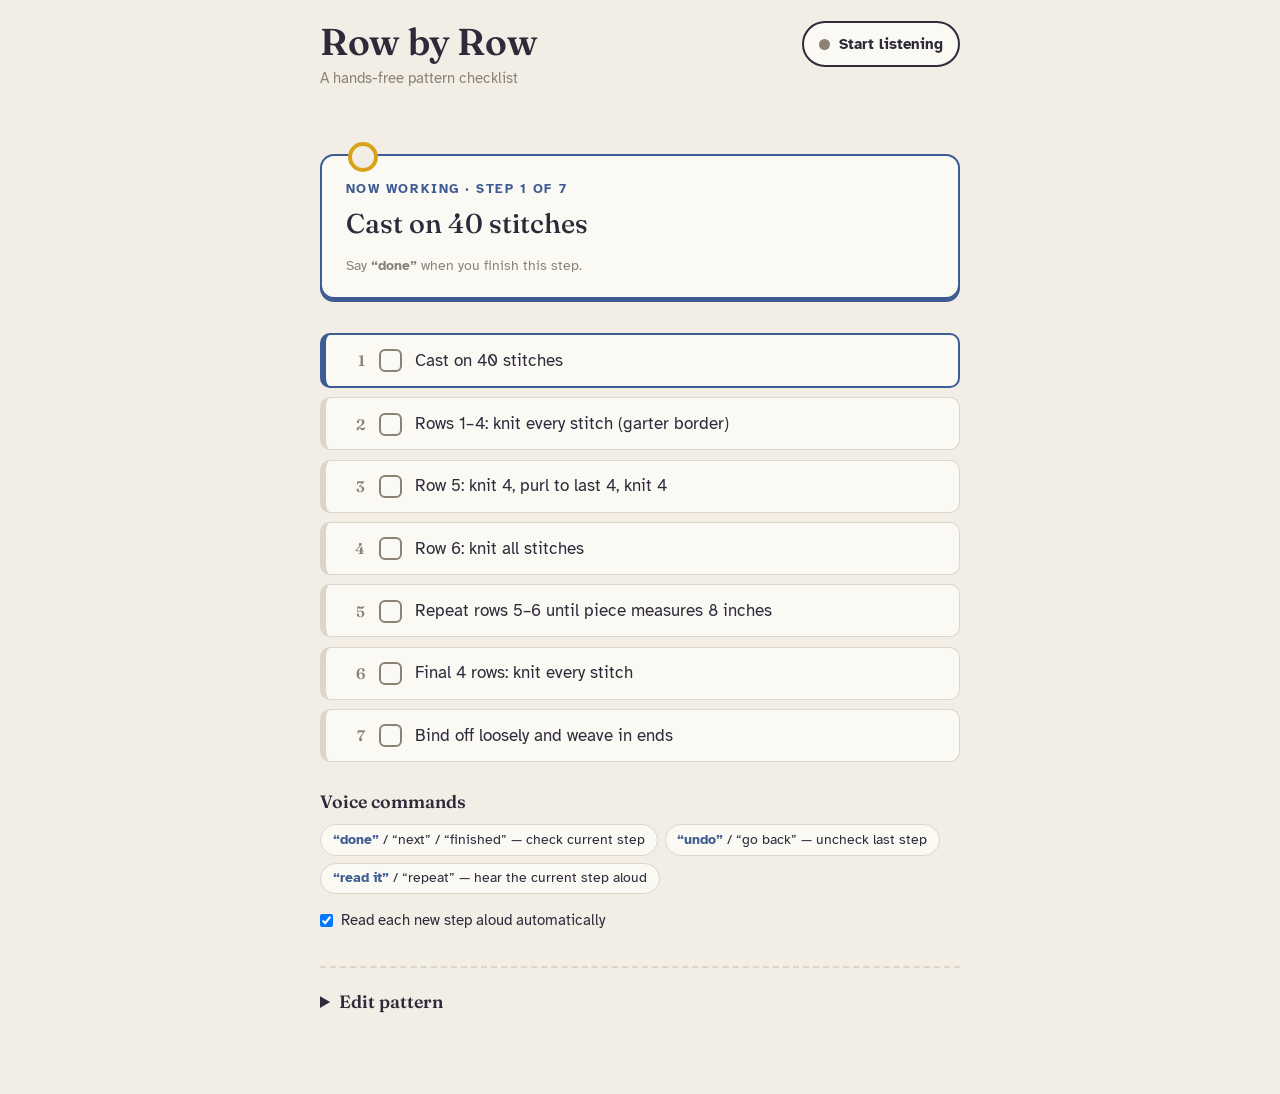
<file: knitting-checklist.html>
<!DOCTYPE html>
<html lang="en">
<head>
<meta charset="UTF-8">
<meta name="viewport" content="width=device-width, initial-scale=1.0">
<title>Row by Row — Voice Knitting Checklist</title>
<link rel="preconnect" href="https://fonts.googleapis.com">
<link rel="preconnect" href="https://fonts.gstatic.com" crossorigin>
<link href="https://fonts.googleapis.com/css2?family=Fraunces:opsz,wght,SOFT@9..144,400..700,100&family=Atkinson+Hyperlegible:ital,wght@0,400;0,700;1,400&display=swap" rel="stylesheet">
<style>
  :root{
    --linen:#F2EEE6;
    --ink:#2E2A3A;
    --indigo:#3E5C94;
    --mustard:#D9A21B;
    --madder:#B4553F;
    --sage:#7A8B5C;
    --plum:#7B5E7B;
    --card:#FBF9F4;
    --line:#DDD6C8;
    --muted:#8A8375;
  }
  *{box-sizing:border-box;margin:0;padding:0}
  html{font-size:17px}
  body{
    background:var(--linen);
    color:var(--ink);
    font-family:'Atkinson Hyperlegible',system-ui,sans-serif;
    line-height:1.5;
    padding:1.25rem 1rem 4rem;
  }
  .wrap{max-width:640px;margin:0 auto}

  /* ---------- header ---------- */
  header{display:flex;align-items:flex-start;justify-content:space-between;gap:1rem;margin-bottom:1.5rem}
  h1{
    font-family:'Fraunces',serif;
    font-weight:600;
    font-size:clamp(1.6rem,5vw,2.2rem);
    letter-spacing:-0.01em;
    line-height:1.1;
  }
  .sub{color:var(--muted);font-size:.9rem;margin-top:.25rem}

  /* ---------- mic button ---------- */
  .mic-btn{
    flex-shrink:0;
    display:flex;align-items:center;gap:.5rem;
    border:2px solid var(--ink);
    background:var(--card);
    color:var(--ink);
    font:inherit;font-weight:700;font-size:.9rem;
    padding:.55rem .9rem;
    border-radius:999px;
    cursor:pointer;
    transition:background .2s,color .2s;
  }
  .mic-btn:focus-visible{outline:3px solid var(--mustard);outline-offset:2px}
  .mic-btn.on{background:var(--madder);border-color:var(--madder);color:#fff}
  .dot{
    width:.65rem;height:.65rem;border-radius:50%;
    background:var(--muted);
  }
  .mic-btn.on .dot{background:#fff;animation:pulse 1.4s ease-in-out infinite}
  @keyframes pulse{0%,100%{transform:scale(1);opacity:1}50%{transform:scale(1.5);opacity:.5}}
  @media (prefers-reduced-motion:reduce){.mic-btn.on .dot{animation:none}}

  .status{
    font-size:.85rem;color:var(--muted);
    min-height:1.3rem;margin-bottom:1rem;
  }
  .status.err{color:var(--madder);font-weight:700}

  /* ---------- current step card ---------- */
  .current{
    position:relative;
    background:var(--card);
    border:2px solid var(--indigo);
    border-radius:14px;
    padding:1.4rem 1.4rem 1.2rem;
    margin-bottom:2rem;
    box-shadow:0 3px 0 var(--indigo);
  }
  /* stitch-marker ring */
  .current::before{
    content:"";
    position:absolute;top:-14px;left:26px;
    width:22px;height:22px;
    border:4px solid var(--mustard);
    border-radius:50%;
    background:var(--linen);
  }
  .current .eyebrow{
    font-size:.75rem;font-weight:700;letter-spacing:.12em;
    text-transform:uppercase;color:var(--indigo);
    margin-bottom:.4rem;
  }
  .current .text{
    font-family:'Fraunces',serif;
    font-size:clamp(1.25rem,4vw,1.6rem);
    font-weight:500;line-height:1.3;
  }
  .current .hint{font-size:.85rem;color:var(--muted);margin-top:.8rem}
  .current.all-done{border-color:var(--sage);box-shadow:0 3px 0 var(--sage)}
  .current.all-done::before{border-color:var(--sage)}

  /* ---------- step list ---------- */
  ol{list-style:none}
  li.step{
    display:flex;align-items:flex-start;gap:.8rem;
    background:var(--card);
    border:1px solid var(--line);
    border-left:6px solid var(--line);
    border-radius:10px;
    padding:.75rem .9rem;
    margin-bottom:.55rem;
    cursor:pointer;
    transition:border-color .2s,opacity .2s;
  }
  li.step:focus-visible{outline:3px solid var(--mustard);outline-offset:2px}
  li.step.active{border-color:var(--indigo);border-left-color:var(--indigo);border-width:2px;border-left-width:6px}
  li.step.done{opacity:.85}
  li.step .box{
    flex-shrink:0;
    width:1.35rem;height:1.35rem;margin-top:.1rem;
    border:2px solid var(--muted);border-radius:6px;
    display:flex;align-items:center;justify-content:center;
    font-size:.9rem;color:#fff;font-weight:700;
    background:transparent;
  }
  li.step.done .box{border-color:transparent}
  li.step .body{flex:1}
  li.step .label{font-size:1rem}
  li.step.done .label{text-decoration:line-through;text-decoration-thickness:2px}
  li.step .stamp{
    display:inline-block;
    font-size:.75rem;font-weight:700;
    color:#fff;
    padding:.1rem .5rem;border-radius:999px;
    margin-top:.3rem;
  }
  li.step .num{
    flex-shrink:0;font-family:'Fraunces',serif;font-weight:600;
    color:var(--muted);font-size:.9rem;margin-top:.15rem;min-width:1.4rem;text-align:right;
  }

  /* ---------- commands legend ---------- */
  .legend{margin:1.6rem 0 2rem}
  .legend h2{font-family:'Fraunces',serif;font-weight:600;font-size:1.05rem;margin-bottom:.5rem}
  .chips{display:flex;flex-wrap:wrap;gap:.4rem}
  .chip{
    font-size:.82rem;
    background:var(--card);
    border:1px solid var(--line);
    border-radius:999px;
    padding:.25rem .7rem;
  }
  .chip b{color:var(--indigo)}

  /* ---------- editor ---------- */
  details{margin-top:2rem;border-top:2px dashed var(--line);padding-top:1.2rem}
  summary{
    font-family:'Fraunces',serif;font-weight:600;font-size:1.05rem;
    cursor:pointer;margin-bottom:.6rem;
  }
  textarea{
    width:100%;min-height:9rem;
    font:inherit;font-size:.95rem;
    background:var(--card);
    border:1px solid var(--line);border-radius:10px;
    padding:.8rem;resize:vertical;color:var(--ink);
  }
  .row{display:flex;gap:.6rem;margin-top:.6rem;flex-wrap:wrap}
  .btn{
    font:inherit;font-weight:700;font-size:.9rem;
    border:2px solid var(--ink);border-radius:999px;
    background:var(--card);color:var(--ink);
    padding:.5rem .95rem;cursor:pointer;
  }
  .btn:focus-visible{outline:3px solid var(--mustard);outline-offset:2px}
  .btn.primary{background:var(--indigo);border-color:var(--indigo);color:#fff}
  label.toggle{display:flex;align-items:center;gap:.45rem;font-size:.9rem;margin-top:.9rem;cursor:pointer}
</style>
</head>
<body>
<div class="wrap">
  <header>
    <div>
      <h1>Row by Row</h1>
      <p class="sub">A hands-free pattern checklist</p>
    </div>
    <button class="mic-btn" id="micBtn" aria-pressed="false">
      <span class="dot"></span><span id="micLabel">Start listening</span>
    </button>
  </header>

  <p class="status" id="status" role="status" aria-live="polite"></p>

  <section class="current" id="currentCard" aria-live="polite">
    <p class="eyebrow" id="curEyebrow">Now working</p>
    <p class="text" id="curText"></p>
    <p class="hint">Say <strong>“done”</strong> when you finish this step.</p>
  </section>

  <ol id="stepList"></ol>

  <section class="legend">
    <h2>Voice commands</h2>
    <div class="chips">
      <span class="chip"><b>“done”</b> / “next” / “finished” — check current step</span>
      <span class="chip"><b>“undo”</b> / “go back” — uncheck last step</span>
      <span class="chip"><b>“read it”</b> / “repeat” — hear the current step aloud</span>
    </div>
    <label class="toggle">
      <input type="checkbox" id="speakToggle" checked>
      Read each new step aloud automatically
    </label>
  </section>

  <details>
    <summary>Edit pattern</summary>
    <p class="sub" style="margin-bottom:.5rem">One step per line. Loading a new pattern clears all check marks.</p>
    <textarea id="patternInput"></textarea>
    <div class="row">
      <button class="btn primary" id="loadBtn">Load pattern</button>
      <button class="btn" id="resetBtn">Reset check marks</button>
    </div>
  </details>
</div>

<script>
(function(){
  "use strict";

  /* ---------------- state ---------------- */
  var YARN = ['#D9A21B','#3E5C94','#B4553F','#7A8B5C','#7B5E7B'];
  var DEFAULT_PATTERN = [
    "Cast on 40 stitches",
    "Rows 1–4: knit every stitch (garter border)",
    "Row 5: knit 4, purl to last 4, knit 4",
    "Row 6: knit all stitches",
    "Repeat rows 5–6 until piece measures 8 inches",
    "Final 4 rows: knit every stitch",
    "Bind off loosely and weave in ends"
  ];

  var steps = [];          // {text, done, stamp, color}
  var listening = false;
  var recognition = null;
  var lastActionAt = 0;
  var speaking = false;

  var els = {
    micBtn: document.getElementById('micBtn'),
    micLabel: document.getElementById('micLabel'),
    status: document.getElementById('status'),
    curCard: document.getElementById('currentCard'),
    curEyebrow: document.getElementById('curEyebrow'),
    curText: document.getElementById('curText'),
    list: document.getElementById('stepList'),
    input: document.getElementById('patternInput'),
    loadBtn: document.getElementById('loadBtn'),
    resetBtn: document.getElementById('resetBtn'),
    speakToggle: document.getElementById('speakToggle')
  };

  function loadPattern(lines){
    steps = lines.filter(function(l){return l.trim().length;})
      .map(function(l){return {text:l.trim(), done:false, stamp:null, color:null};});
    render();
  }

  function currentIndex(){
    for(var i=0;i<steps.length;i++){ if(!steps[i].done) return i; }
    return -1;
  }

  function fmtTime(d){
    var h=d.getHours(), m=d.getMinutes();
    var ap = h>=12 ? 'pm':'am';
    h = h%12; if(h===0) h=12;
    return h+':' + (m<10?'0':'') + m + ' ' + ap;
  }

  /* ---------------- render ---------------- */
  function render(){
    var cur = currentIndex();

    // current card
    if(cur === -1){
      els.curCard.classList.add('all-done');
      els.curEyebrow.textContent = 'Pattern complete';
      els.curText.textContent = steps.length ? '🎉 All ' + steps.length + ' steps done. Blocking time!' : 'Load a pattern below to begin.';
    } else {
      els.curCard.classList.remove('all-done');
      els.curEyebrow.textContent = 'Now working · step ' + (cur+1) + ' of ' + steps.length;
      els.curText.textContent = steps[cur].text;
    }

    // list
    els.list.innerHTML = '';
    steps.forEach(function(s, i){
      var li = document.createElement('li');
      li.className = 'step' + (s.done?' done':'') + (i===cur?' active':'');
      li.tabIndex = 0;
      li.setAttribute('role','checkbox');
      li.setAttribute('aria-checked', s.done ? 'true':'false');

      var num = document.createElement('span');
      num.className='num'; num.textContent = i+1;

      var box = document.createElement('span');
      box.className='box';
      if(s.done){ box.textContent='✓'; box.style.background = s.color; }

      var body = document.createElement('div');
      body.className='body';
      var label = document.createElement('span');
      label.className='label'; label.textContent = s.text;
      body.appendChild(label);
      if(s.done && s.stamp){
        var st = document.createElement('span');
        st.className='stamp';
        st.style.background = s.color;
        st.textContent = '✓ ' + s.stamp;
        body.appendChild(document.createElement('br'));
        body.appendChild(st);
      }

      li.appendChild(num); li.appendChild(box); li.appendChild(body);
      li.addEventListener('click', function(){ toggleStep(i); });
      li.addEventListener('keydown', function(e){
        if(e.key===' '||e.key==='Enter'){ e.preventDefault(); toggleStep(i); }
      });
      els.list.appendChild(li);
    });
  }

  /* ---------------- actions ---------------- */
  function toggleStep(i){
    var s = steps[i];
    if(s.done){ s.done=false; s.stamp=null; s.color=null; }
    else { markDone(i); return; }
    render();
  }

  function markDone(i){
    var s = steps[i];
    s.done = true;
    s.stamp = fmtTime(new Date());
    s.color = YARN[i % YARN.length];
    render();
    var next = currentIndex();
    if(els.speakToggle.checked){
      if(next === -1){
        say('That was the last step. Pattern complete. Nice work.');
      } else {
        say('Got it. Step ' + (next+1) + ': ' + steps[next].text);
      }
    }
  }

  function completeCurrent(){
    var cur = currentIndex();
    if(cur === -1){ setStatus('Everything is already checked off.'); return; }
    markDone(cur);
    setStatus('Checked step ' + (cur+1) + ' at ' + steps[cur].stamp + '.');
  }

  function undoLast(){
    var lastDone = -1;
    for(var i=steps.length-1;i>=0;i--){ if(steps[i].done){ lastDone=i; break; } }
    if(lastDone === -1){ setStatus('Nothing to undo.'); return; }
    steps[lastDone].done=false; steps[lastDone].stamp=null; steps[lastDone].color=null;
    render();
    setStatus('Unchecked step ' + (lastDone+1) + '.');
    if(els.speakToggle.checked) say('Back to step ' + (lastDone+1) + '.');
  }

  function readCurrent(){
    var cur = currentIndex();
    if(cur === -1){ say('All steps are complete.'); return; }
    say('Step ' + (cur+1) + ': ' + steps[cur].text);
  }

  function setStatus(msg, isErr){
    els.status.textContent = msg;
    els.status.className = 'status' + (isErr ? ' err':'');
  }

  /* ---------------- speech synthesis ---------------- */
  function say(text){
    if(!('speechSynthesis' in window)) return;
    // pause recognition so the mic doesn't hear the computer talking
    speaking = true;
    if(recognition && listening){ try{ recognition.stop(); }catch(e){} }
    var u = new SpeechSynthesisUtterance(text);
    u.rate = 0.95;
    u.onend = function(){
      speaking = false;
      if(listening) startRecognition();
    };
    window.speechSynthesis.cancel();
    window.speechSynthesis.speak(u);
  }

  /* ---------------- speech recognition ---------------- */
  var SR = window.SpeechRecognition || window.webkitSpeechRecognition;

  function startRecognition(){
    if(!SR || speaking) return;
    try{ recognition.start(); }catch(e){ /* already started */ }
  }

  function initRecognition(){
    recognition = new SR();
    recognition.continuous = true;
    recognition.interimResults = false;
    recognition.lang = 'en-US';

    recognition.onresult = function(e){
      var t = e.results[e.results.length-1][0].transcript.toLowerCase().trim();
      setStatus('Heard: “' + t + '”');
      handleCommand(t);
    };

    recognition.onerror = function(e){
      if(e.error === 'not-allowed' || e.error === 'service-not-allowed'){
        listening = false;
        updateMicUI();
        setStatus('Microphone access was blocked. If you are viewing this in a preview, download the file and open it in Chrome or Safari, or host it on your own site (mic needs an https page).', true);
      }
    };

    recognition.onend = function(){
      // Chrome stops recognition periodically; restart if we should be listening
      if(listening && !speaking){
        setTimeout(startRecognition, 250);
      }
    };
  }

  function handleCommand(t){
    var now = Date.now();
    if(now - lastActionAt < 1500) return;   // debounce echoes

    if(/\b(done|next|finished|finish|complete|completed|check)\b/.test(t)){
      lastActionAt = now; completeCurrent();
    } else if(/\b(undo|go back|uncheck)\b/.test(t)){
      lastActionAt = now; undoLast();
    } else if(/\b(read|repeat|where am i|again)\b/.test(t)){
      lastActionAt = now; readCurrent();
    }
  }

  function updateMicUI(){
    els.micBtn.classList.toggle('on', listening);
    els.micBtn.setAttribute('aria-pressed', listening ? 'true':'false');
    els.micLabel.textContent = listening ? 'Listening…' : 'Start listening';
  }

  els.micBtn.addEventListener('click', function(){
    if(!SR){
      setStatus('This browser does not support speech recognition. Try Chrome (desktop or Android) or Safari (Mac or iPhone).', true);
      return;
    }
    if(!recognition) initRecognition();
    listening = !listening;
    updateMicUI();
    if(listening){
      setStatus('Listening — say “done” when you finish a step.');
      startRecognition();
    } else {
      setStatus('Microphone off.');
      try{ recognition.stop(); }catch(e){}
    }
  });

  /* ---------------- editor ---------------- */
  els.loadBtn.addEventListener('click', function(){
    loadPattern(els.input.value.split('\n'));
    setStatus('Pattern loaded — ' + steps.length + ' steps.');
  });
  els.resetBtn.addEventListener('click', function(){
    steps.forEach(function(s){ s.done=false; s.stamp=null; s.color=null; });
    render();
    setStatus('Check marks cleared.');
  });

  /* ---------------- boot ---------------- */
  els.input.value = DEFAULT_PATTERN.join('\n');
  loadPattern(DEFAULT_PATTERN);
})();
</script>
</body>
</html>
</file>
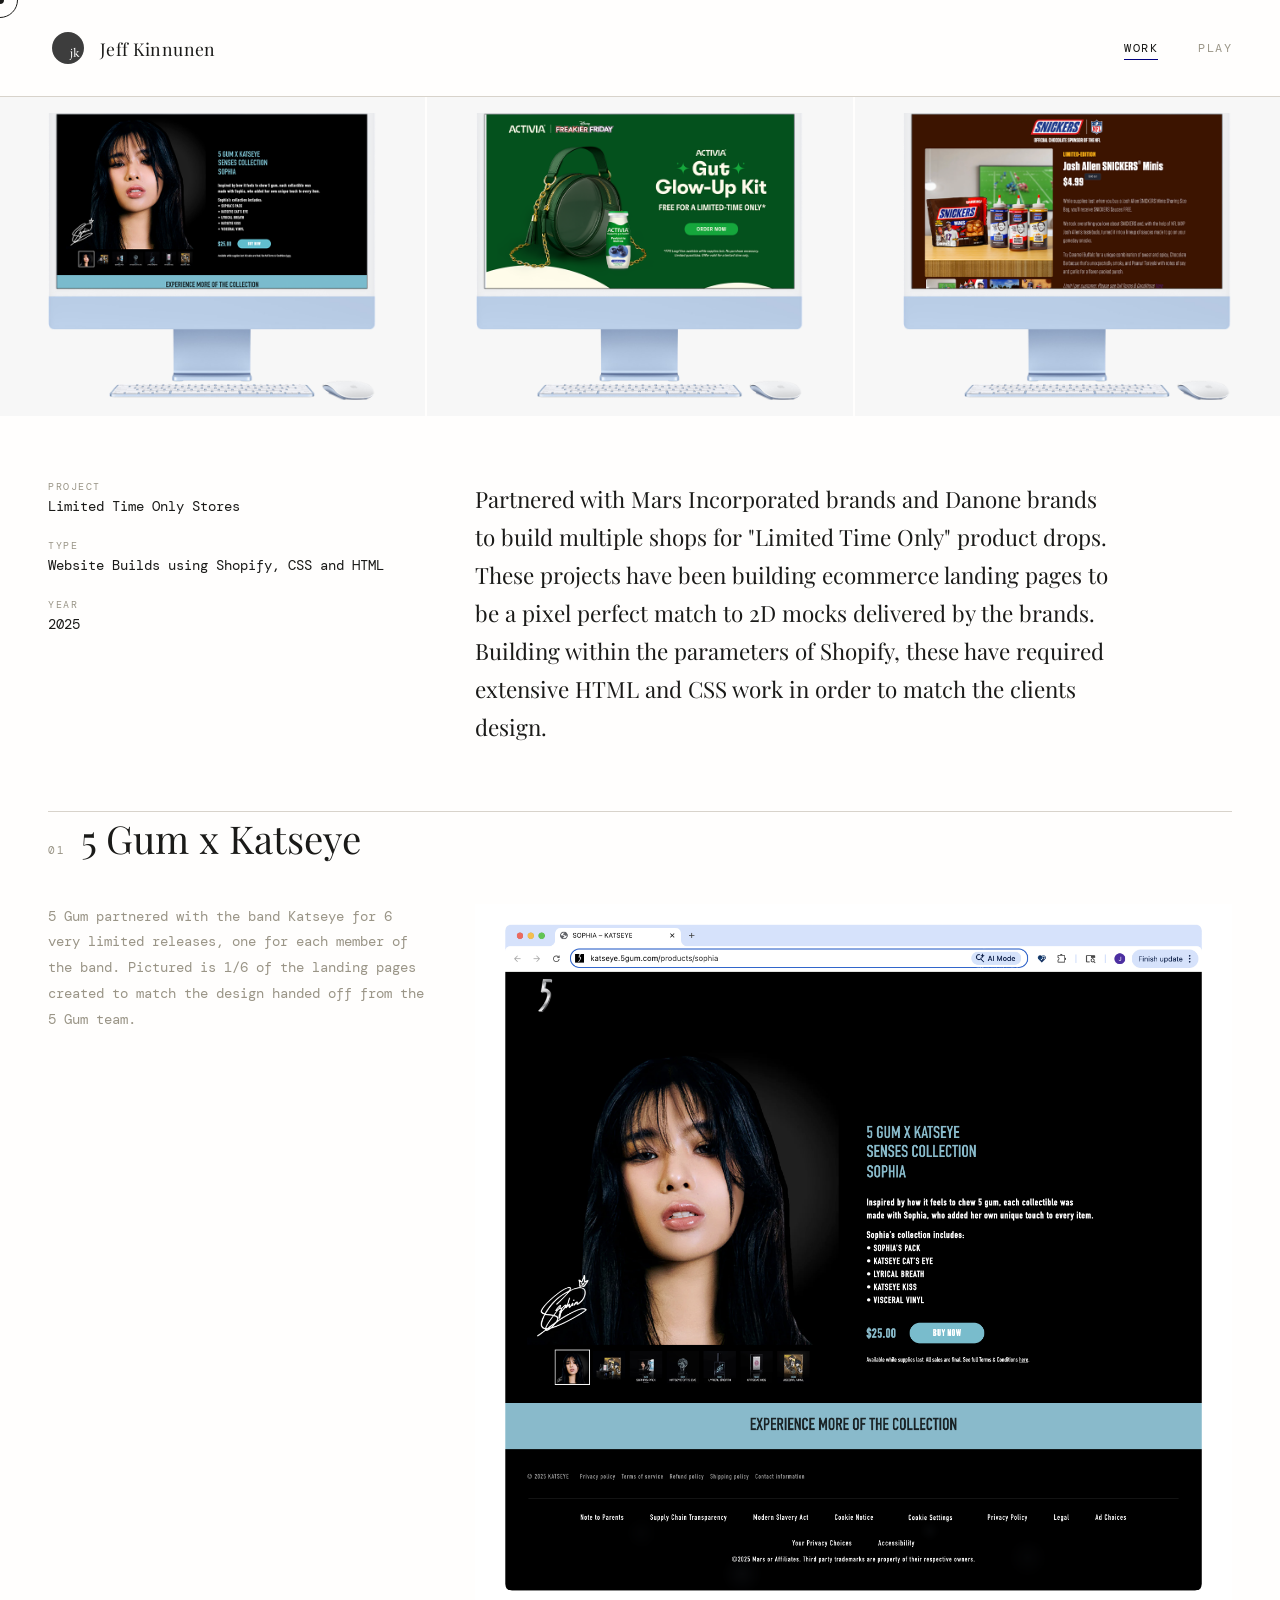
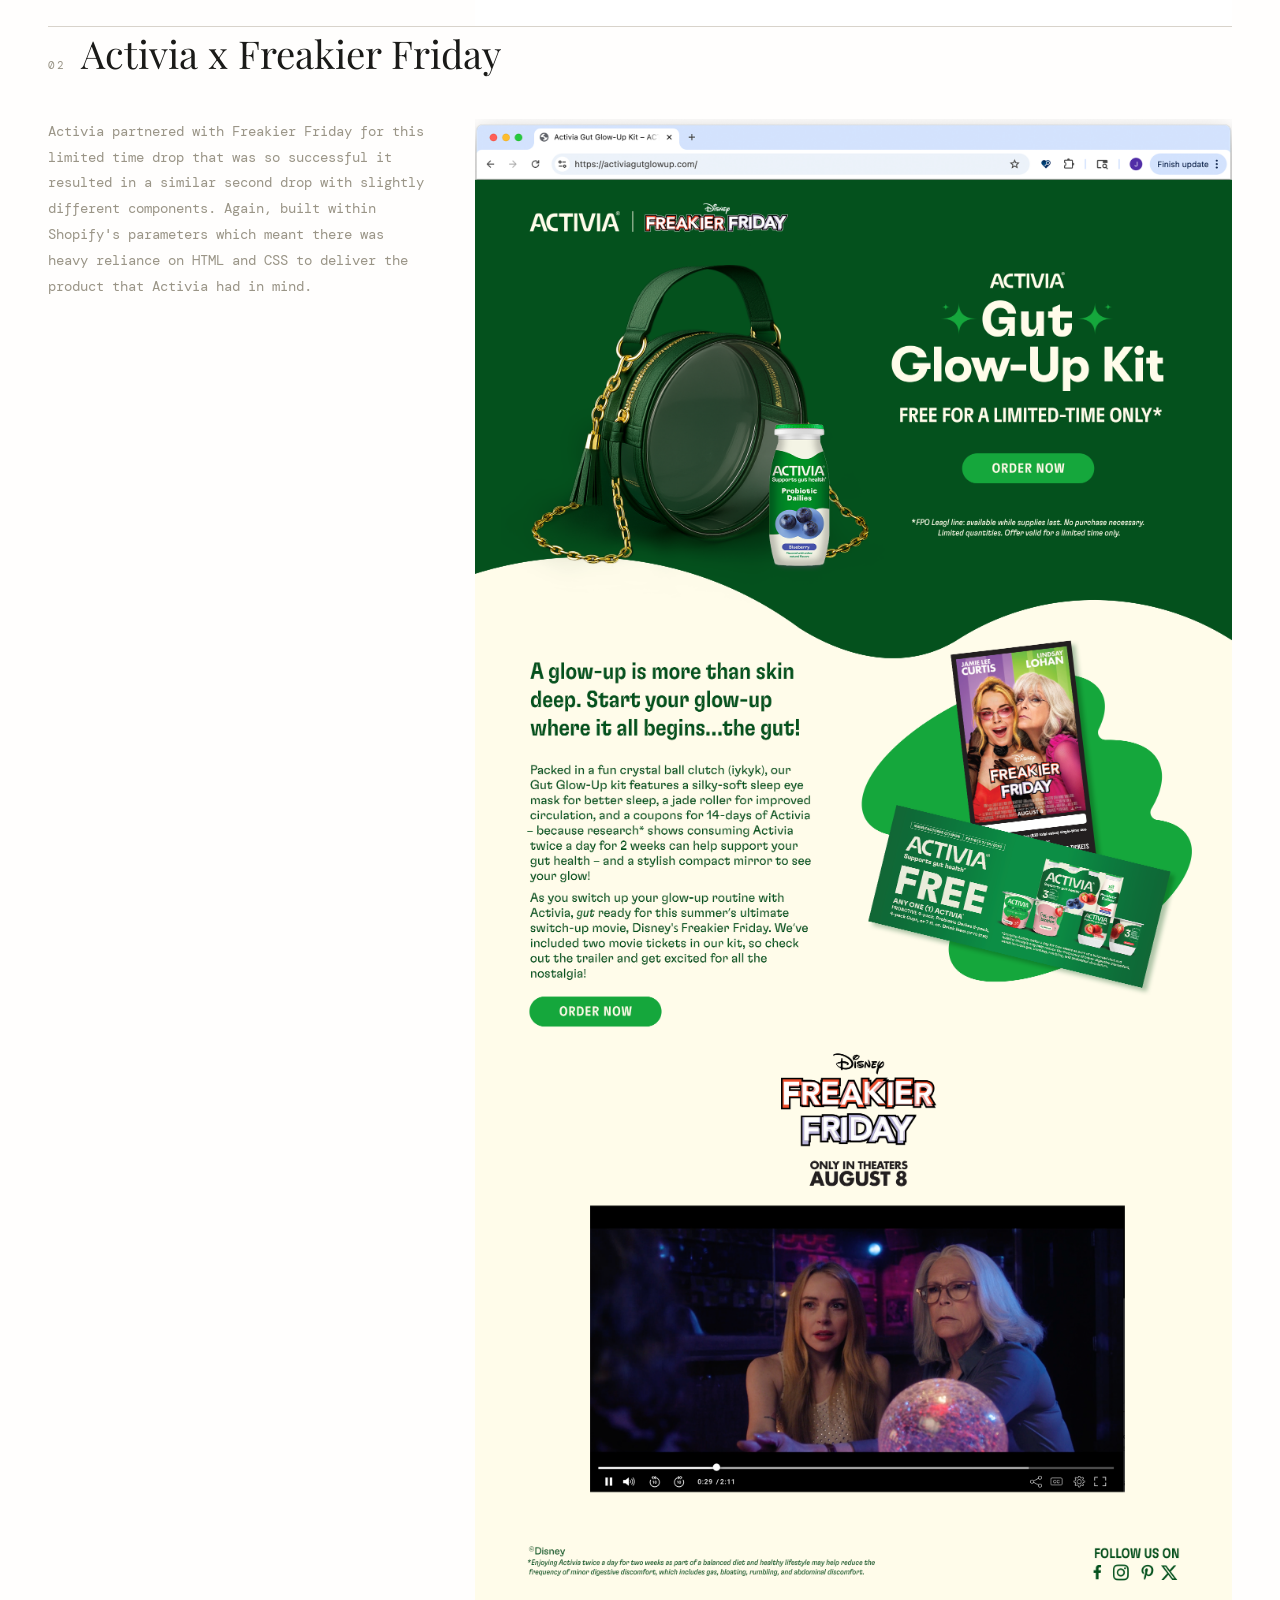
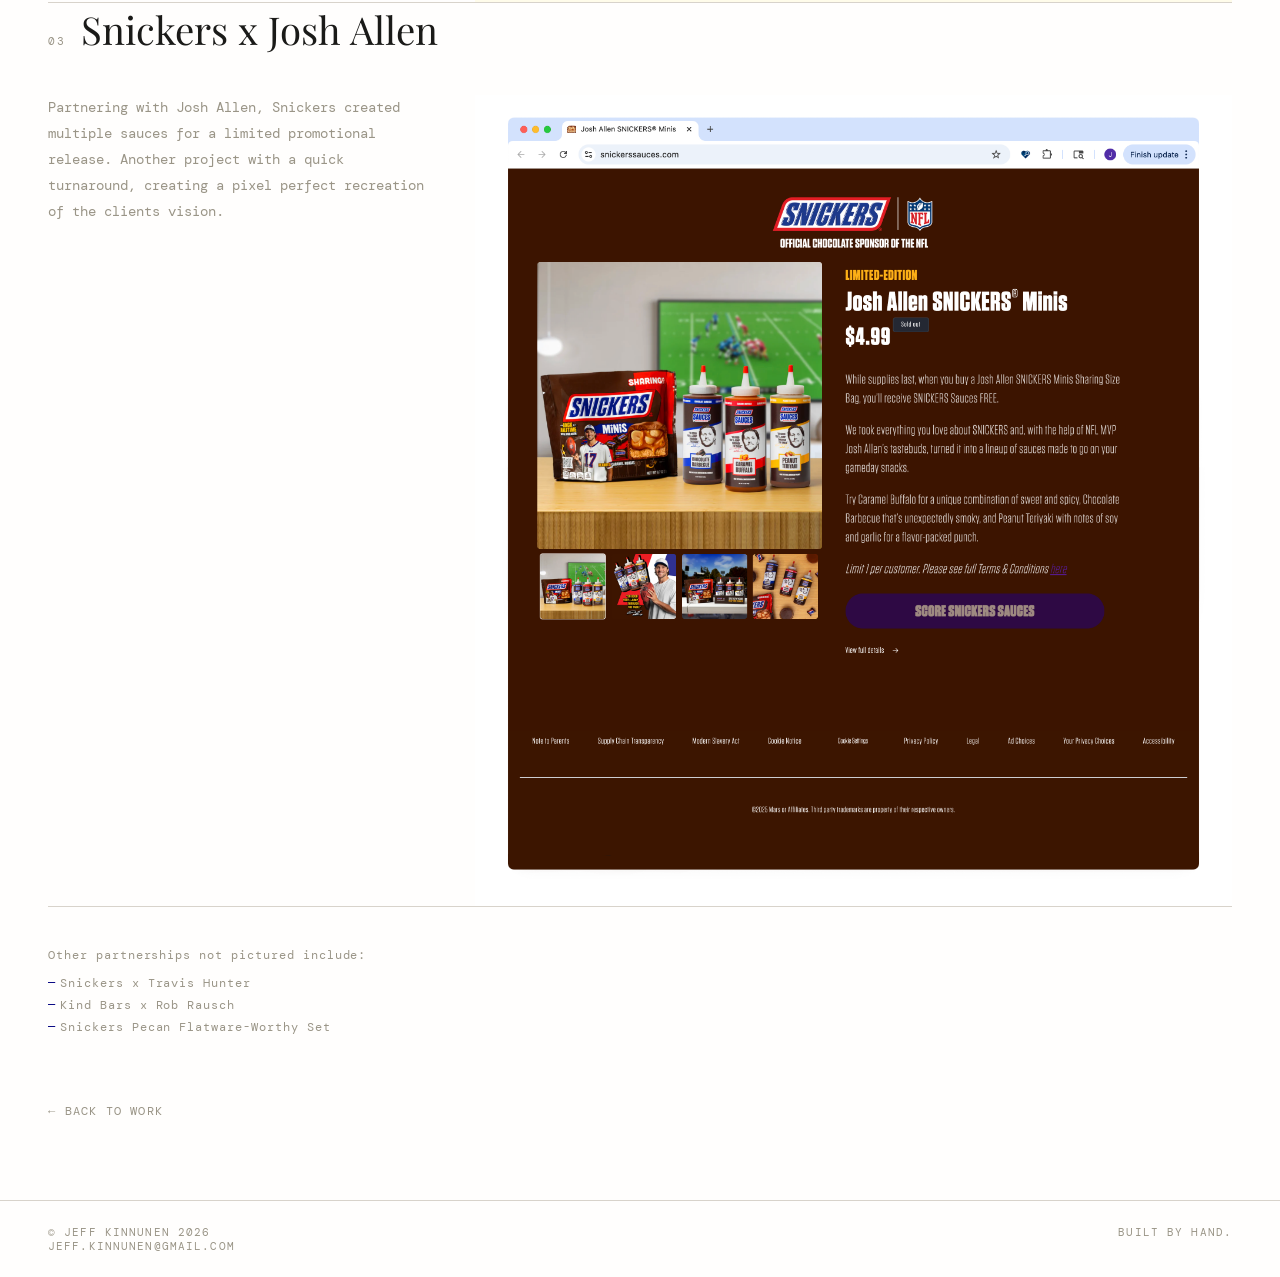
<file: limited-time-shops.html>
<!DOCTYPE html>
<html lang="en">
<head>
  <meta charset="UTF-8" />
  <meta name="viewport" content="width=device-width, initial-scale=1.0"/>
  <title>Limited Time Only Stores — Case Study</title>
  <link rel="stylesheet" href="styles.css" />
</head>
<body>

  <site-header page="work"></site-header>

  <!-- HERO — 3 IMAGE JUMP LINKS -->
  <div class="project-hero-grid">
    <a class="hero-jump" href="#section-1">
      <div class="placeholder-img">
        <img src="images/katseye-mock.png" alt="Katseye & 5 Gum" class="hero-jump-img" />
      </div>
      <div class="hero-jump-label">
      </div>
    </a>
    <a class="hero-jump" href="#section-2">
      <div class="placeholder-img">
        <img src="images/activia-mocks.png" alt="Activia & Freakier Friday" class="hero-jump-img" />
      </div>
      <div class="hero-jump-label">
      </div>
    </a>
    <a class="hero-jump" href="#section-3">
      <div class="placeholder-img">
        <img src="images/snickers-mock.png" alt="Snickers & Josh Allen" class="hero-jump-img" />
      </div>
      <div class="hero-jump-label">
      </div>
    </a>
  </div>

  <!-- INTRO -->
  <section class="project-intro">
    <div class="project-meta">
      <div class="meta-item">
        <span class="meta-label">Project</span>
        <span class="meta-value">Limited Time Only Stores</span>
      </div>
      <div class="meta-item">
        <span class="meta-label">Type</span>
        <span class="meta-value">Website Builds using Shopify, CSS and HTML</span>
      </div>
      <div class="meta-item">
        <span class="meta-label">Year</span>
        <span class="meta-value">2025</span>
      </div>
    </div>
    <div class="project-description">
      <p>Partnered with Mars Incorporated brands and Danone brands to build multiple shops for "Limited Time Only" product drops. These projects have been building ecommerce landing pages to be a pixel perfect match to 2D mocks delivered by the brands. Building within the parameters of Shopify, these have required extensive HTML and CSS work in order to match the clients design.</p>
    </div>
  </section>

  <div class="project-divider"></div>

  <!-- SECTION 1 -->
  <section class="project-section" id="section-1">
    <div class="project-section-header">
      <span class="project-section-number">01</span>
      <h2 class="project-section-title">5 Gum x Katseye</h2>
    </div>
    <div class="project-section-body">
      <div class="project-section-text">
        <p>5 Gum partnered with the band Katseye for 6 very limited releases, one for each member of the band. Pictured is 1/6 of the landing pages created to match the design handed off from the 5 Gum team.</p>
      </div>
    <div class="project-section-image">
        <img src="images/katseye.png" alt="Section Image" class="section-img" />
    </div>
    </div>
  </section>

  <div class="project-divider"></div>

  <!-- SECTION 2 -->
  <section class="project-section" id="section-2">
    <div class="project-section-header">
      <span class="project-section-number">02</span>
      <h2 class="project-section-title">Activia x Freakier Friday</h2>
    </div>
    <div class="project-section-body">
      <div class="project-section-text">
        <p>Activia partnered with Freakier Friday for this limited time drop that was so successful it resulted in a similar second drop with slightly different components. Again, built within Shopify's parameters which meant there was heavy reliance on HTML and CSS to deliver the product that Activia had in mind.</p>
      </div>
        <div class="project-section-image">
          <img src="images/activia-mock.png" alt="Section Image" class="section-img" />
        </div>
      </div>
    </div>
  </section>

  <div class="project-divider"></div>

  <!-- SECTION 3 -->
  <section class="project-section" id="section-3">
    <div class="project-section-header">
      <span class="project-section-number">03</span>
      <h2 class="project-section-title">Snickers x Josh Allen</h2>
    </div>
    <div class="project-section-body">
      <div class="project-section-text">
        <p>Partnering with Josh Allen, Snickers created multiple sauces for a limited promotional release. Another project with a quick turnaround, creating a pixel perfect recreation of the clients vision.</p>
      </div>
      <div class="project-section-image">
        <img src="images/snickers.png" alt="Section Image" class="section-img" />
      </div>
    </div>
    </div>
  </section>
  
<div class="project-divider"></div>

<div class="project-footnote">
  <p>Other partnerships not pictured include:</p>
  <ul>
    <li>Snickers x Travis Hunter</li>
    <li>Kind Bars x Rob Rausch</li>
    <li>Snickers Pecan Flatware-Worthy Set</li>
  </ul>
</div>
  
      <!-- BACK LINK -->
  <div class="project-back">
    <a href="index.html">← Back to Work</a>
  </div>

  <site-footer></site-footer>
  <script src="components.js"></script>

</body>
</html>
</file>
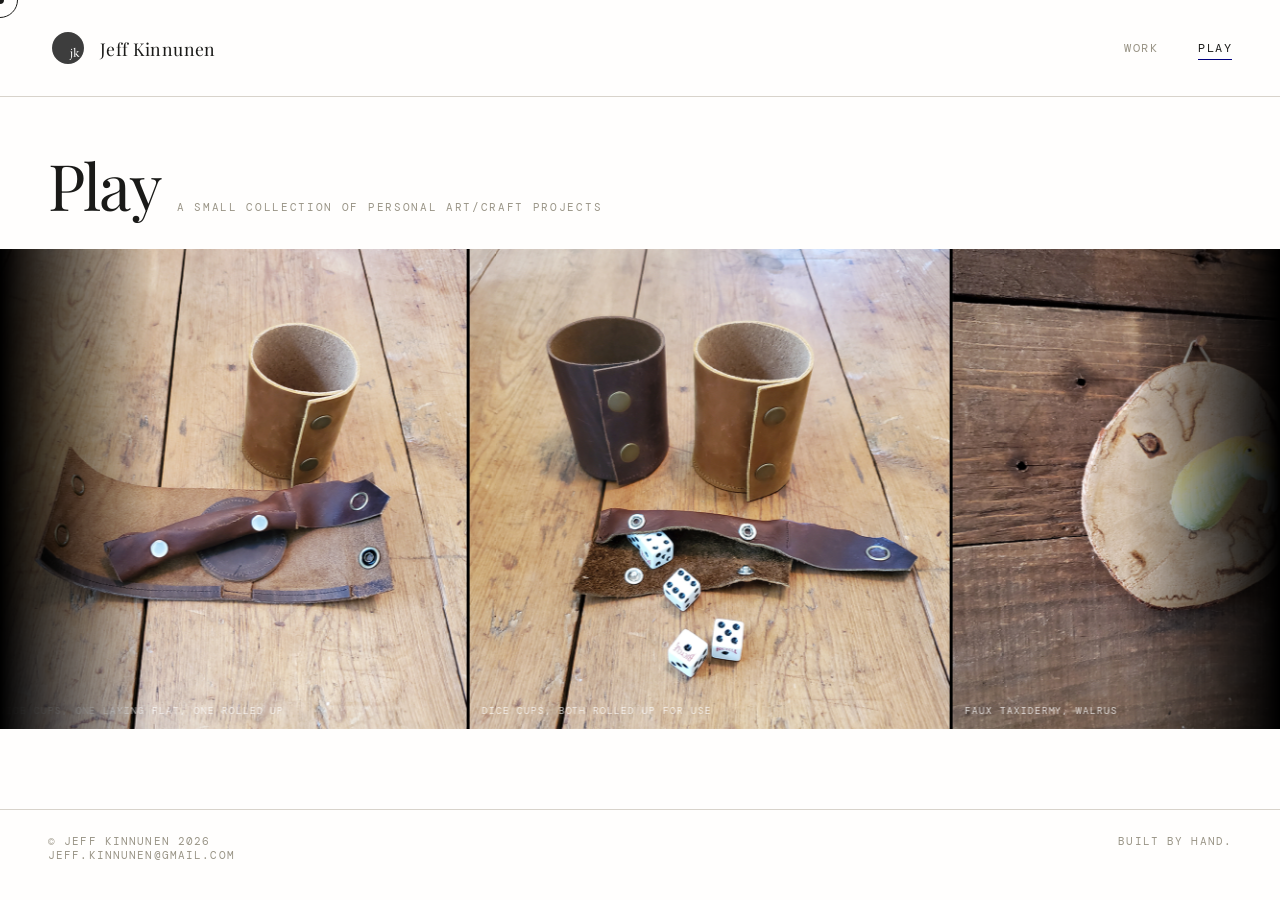
<file: play.html>
<!DOCTYPE html>
<html lang="en">
<head>
  <meta charset="UTF-8" />
  <meta name="viewport" content="width=device-width, initial-scale=1.0"/>
  <title>Portfolio — Play</title>
  <link rel="stylesheet" href="styles.css" />
</head>
<body>

<site-header page="play"></site-header>

  <div class="page-title">
    <h1>Play</h1>
    <span>A small collection of personal art/craft projects</span>
  </div>

  <!-- ── LAMPSHADE GALLERY ─────────────────────────────────── -->
  <!-- To add more images: copy any .lampshade-item block below -->
  <section class="lampshade-wrap">
    <div class="lampshade-track">

      <div class="lampshade-item"><img src="images/dice-1.jpg"  alt="Dice Cups, one laying flat, one rolled up" /><span class="lampshade-label">Dice Cups, one laying flat, one rolled up</span></div>
      <div class="lampshade-item"><img src="images/dice-2.jpg"  alt="Dice Cups, both rolled up for use" /><span class="lampshade-label">Dice Cups, both rolled up for use</span></div>
      <div class="lampshade-item"><img src="images/head-1.jpg"  alt="Faux taxidermy, walrus" /><span class="lampshade-label">Faux taxidermy, walrus</span></div>
      <div class="lampshade-item"><img src="images/head-2.jpg"  alt="Faux taxidermy, rhino" /><span class="lampshade-label">Faux taxidermy, rhino</span></div>
      <div class="lampshade-item"><img src="images/head-3.jpg"  alt="Faux taxidermy, fish" /><span class="lampshade-label">Faux taxidermy, fish</span></div>
      <div class="lampshade-item"><img src="images/head-4.jpg"  alt="Faux taxidermy, T-Rex" /><span class="lampshade-label">Faux taxidermy, T-Rex</span></div>
      <div class="lampshade-item"><img src="images/maps.jpg"    alt="Topographic map of San Francisco" /><span class="lampshade-label">Topographic map of San Francisco</span></div>
      <div class="lampshade-item"><img src="images/flowers.jpg" alt="Embroidered flowers" /><span class="lampshade-label">Embroidered flowers</span></div>
      <div class="lampshade-item"><img src="images/Jelly.jpg"   alt="Embroidered jellyfish" /><span class="lampshade-label">Embroidered jellyfish</span></div>
      <div class="lampshade-item"><img src="images/sheep.jpg"   alt="Embroidered Sheep" /><span class="lampshade-label">Embroidered Sheep</span></div>
      <div class="lampshade-item"><img src="images/felt-1.jpg"  alt="Felted cactus" /><span class="lampshade-label">Felted cactus</span></div>
      <div class="lampshade-item"><img src="images/felt-2.jpg"  alt="Felted Sutro tower" /><span class="lampshade-label">Felted Sutro tower</span></div>

    </div>
  </section>

  <site-footer></site-footer>
  <script src="components.js"></script>

  <script>
  (function () {
    const wrap  = document.querySelector('.lampshade-wrap');
    const track = document.querySelector('.lampshade-track');
    if (!wrap || !track) return;

    /* ── Duplicate all items so the loop is seamless ─────── */
    [...track.children].forEach(el => track.appendChild(el.cloneNode(true)));

    let pos      = 0;      // current scroll position in px
    let vel      = 0;      // velocity in px/frame
    let dragging = false;
    let lastX    = 0;
    let lastT    = 0;
    let rafId;

    /* Half the track width is one full set of images */
    function seam() { return track.scrollWidth / 2; }

    /* Keep pos within [0, seam) so the loop is invisible */
    function normalise() {
      const s = seam();
      pos = ((pos % s) + s) % s;
    }

    function render() {
      normalise();
      track.style.transform = `translateX(-${pos}px)`;
    }

    /* ── Main animation loop ────────────────────────────── */
    const AUTO = 0.5; // px/frame auto-scroll speed

    function tick() {
      if (!dragging) {
        /* Decay velocity, then settle into auto-scroll */
        vel = Math.abs(vel) > 0.08 ? vel * 0.94 : AUTO;
        pos += vel;
        render();
      }
      rafId = requestAnimationFrame(tick);
    }

    tick();

    /* ── Mouse wheel ────────────────────────────────────── */
    wrap.addEventListener('wheel', e => {
      e.preventDefault();
      /* Honour both horizontal and vertical wheel deltas */
      const delta = Math.abs(e.deltaX) > Math.abs(e.deltaY) ? e.deltaX : e.deltaY;
      vel = 0;
      pos += delta;
      render();
    }, { passive: false });

    /* ── Mouse drag ─────────────────────────────────────── */
    wrap.addEventListener('mousedown', e => {
      dragging = true;
      lastX    = e.clientX;
      lastT    = performance.now();
      vel      = 0;
      wrap.classList.add('is-dragging');
    });

    window.addEventListener('mousemove', e => {
      if (!dragging) return;
      const now = performance.now();
      const dt  = Math.max(now - lastT, 1);
      const dx  = lastX - e.clientX;
      vel       = (dx / dt) * 16;   /* scale to px/frame at 60 fps */
      pos      += dx;
      lastX     = e.clientX;
      lastT     = now;
      render();
    });

    window.addEventListener('mouseup', () => {
      if (!dragging) return;
      dragging = false;
      wrap.classList.remove('is-dragging');
      /* vel is already set — tick() will carry the inertia forward */
    });

    /* ── Touch (finger scroll on mobile) ────────────────── */
    wrap.addEventListener('touchstart', e => {
      dragging = true;
      lastX    = e.touches[0].clientX;
      lastT    = performance.now();
      vel      = 0;
    }, { passive: true });

    wrap.addEventListener('touchmove', e => {
      const now = performance.now();
      const dt  = Math.max(now - lastT, 1);
      const dx  = lastX - e.touches[0].clientX;
      vel       = (dx / dt) * 16;
      pos      += dx;
      lastX     = e.touches[0].clientX;
      lastT     = now;
      render();
    }, { passive: true });

    wrap.addEventListener('touchend', () => { dragging = false; });

  })();
  </script>

</body>
</html>
</file>
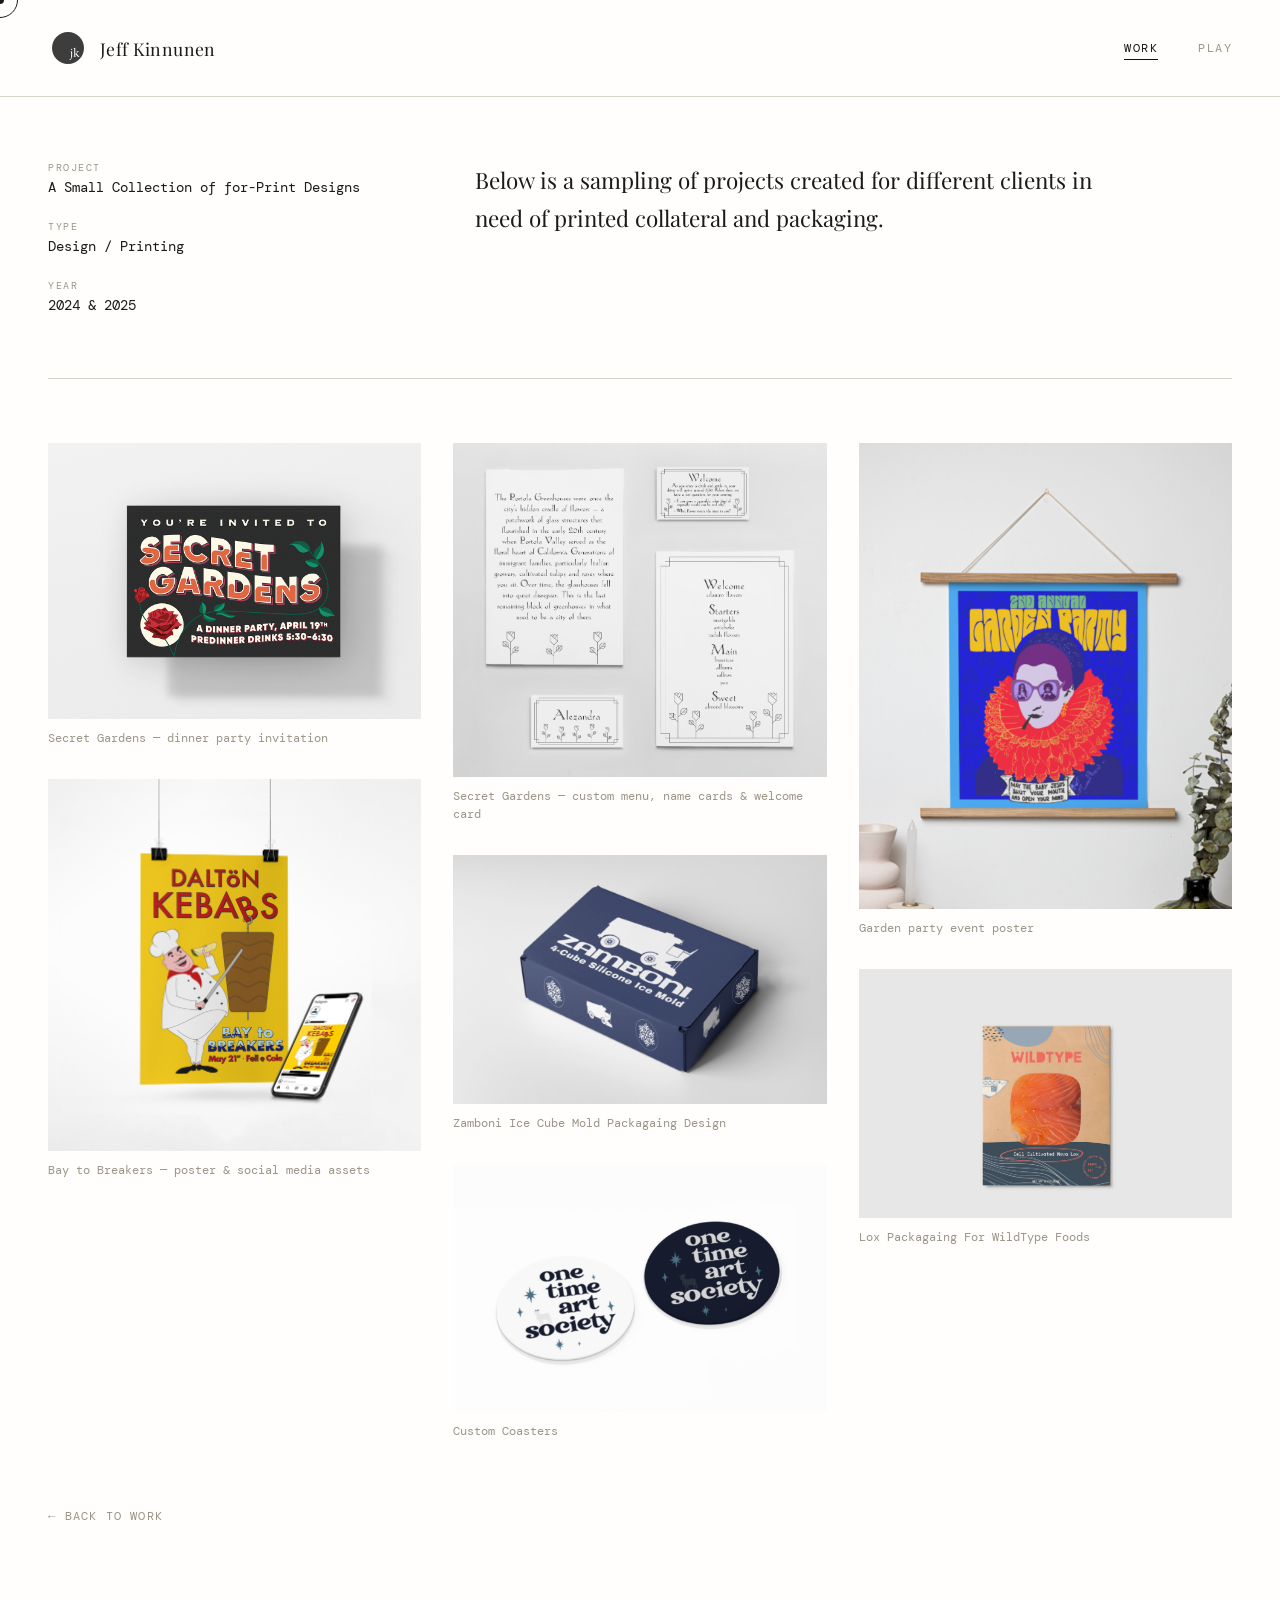
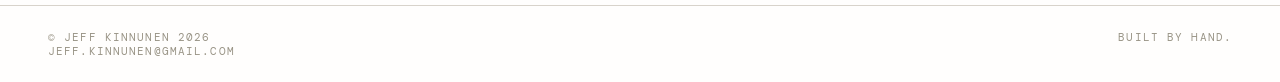
<file: printwork.html>
<!DOCTYPE html>
<html lang="en">
<head>
  <meta charset="UTF-8" />
  <meta name="viewport" content="width=device-width, initial-scale=1.0"/>
  <title>For Print</title>
  <link rel="stylesheet" href="styles.css" />
</head>
<body>

  <site-header page="work"></site-header>

  <!-- INTRO -->
  <section class="project-intro">
    <div class="project-meta">
      <div class="meta-item">
        <span class="meta-label">Project</span>
        <span class="meta-value">A Small Collection of for-Print Designs</span>
      </div>
      <div class="meta-item">
        <span class="meta-label">Type</span>
        <span class="meta-value">Design / Printing</span>
      </div>
      <div class="meta-item">
        <span class="meta-label">Year</span>
        <span class="meta-value">2024 & 2025</span>
      </div>
    </div>
    <div class="project-description">
      <p>Below is a sampling of projects created for different clients in need of printed collateral and packaging.</p>
    </div>
  </section>

  <div class="project-divider"></div>

  <section class="project-section" id="print-grid-section" style="padding-top: 64px; padding-bottom: 64px;">
    <div class="print-grid">

      <div class="print-col">
        <div class="print-item">
          <div class="print-img-wrap"><img src="images/secretgardens.png" alt="Secret Gardens Dinner Party Invite" /></div>
          <p class="print-caption">Secret Gardens — dinner party invitation</p>
        </div>
        <div class="print-item">
          <div class="print-img-wrap"><img src="images/JointMock.png" alt="Bay to Breakers Poster and Social" /></div>
          <p class="print-caption">Bay to Breakers — poster & social media assets</p>
        </div>
      </div>

      <div class="print-col">
        <div class="print-item">
          <div class="print-img-wrap"><img src="images/menuMock.png" alt="Menu & Name card" /></div>
          <p class="print-caption">Secret Gardens — custom menu, name cards & welcome card</p>
        </div>
        <div class="print-item">
          <div class="print-img-wrap"><img src="images/packagingmock.png" alt="Packaging for Zamboni Ice Cube Mold" /></div>
          <p class="print-caption">Zamboni Ice Cube Mold Packagaing Design</p>
        </div>
        <div class="print-item">
          <div class="print-img-wrap"><img src="images/coaster.png" alt="Custom Coasters" /></div>
          <p class="print-caption">Custom Coasters</p>
        </div>
      </div>

      <div class="print-col">
        <div class="print-item">
          <div class="print-img-wrap"><img src="images/gardenparty.png" alt="Garden Party Poster" /></div>
          <p class="print-caption">Garden party event poster</p>
        </div>
        <div class="print-item">
          <div class="print-img-wrap"><img src="images/loxmock.jpg" alt="Lox Packaging WildType Food" /></div>
          <p class="print-caption">Lox Packagaing For WildType Foods</p>
        </div>
      </div>

    </div>
  </section>

  <!-- BACK LINK -->
  <div class="project-back">
    <a href="index.html">← Back to Work</a>
  </div>

  <site-footer></site-footer>
  <script src="components.js"></script>


<script>
  /* ── Print grid — tap to toggle magnify on touch devices ── */
  document.querySelectorAll('.print-item').forEach(item => {
    item.addEventListener('click', () => {
      const isActive = item.classList.contains('is-active');
      document.querySelectorAll('.print-item').forEach(i => i.classList.remove('is-active'));
      if (!isActive) item.classList.add('is-active');
    });
  });
</script>

</body>
</html>
</file>
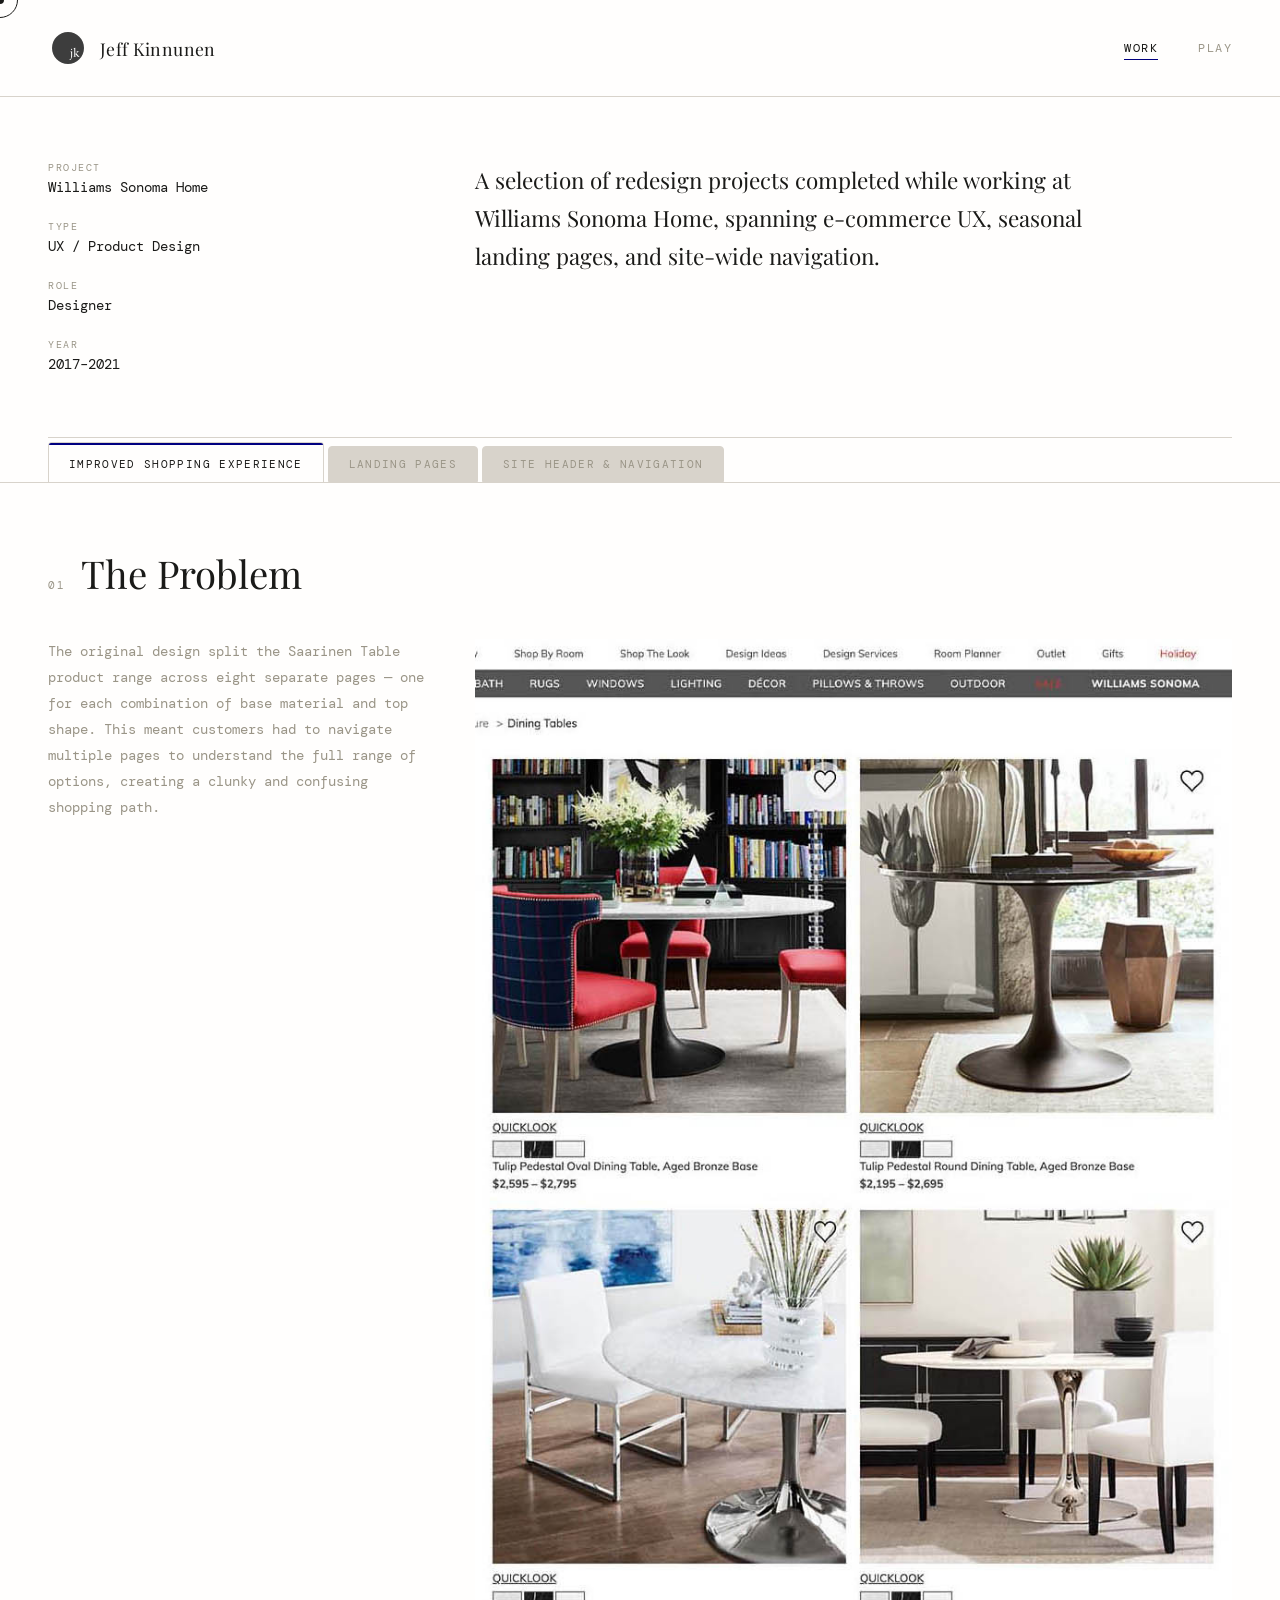
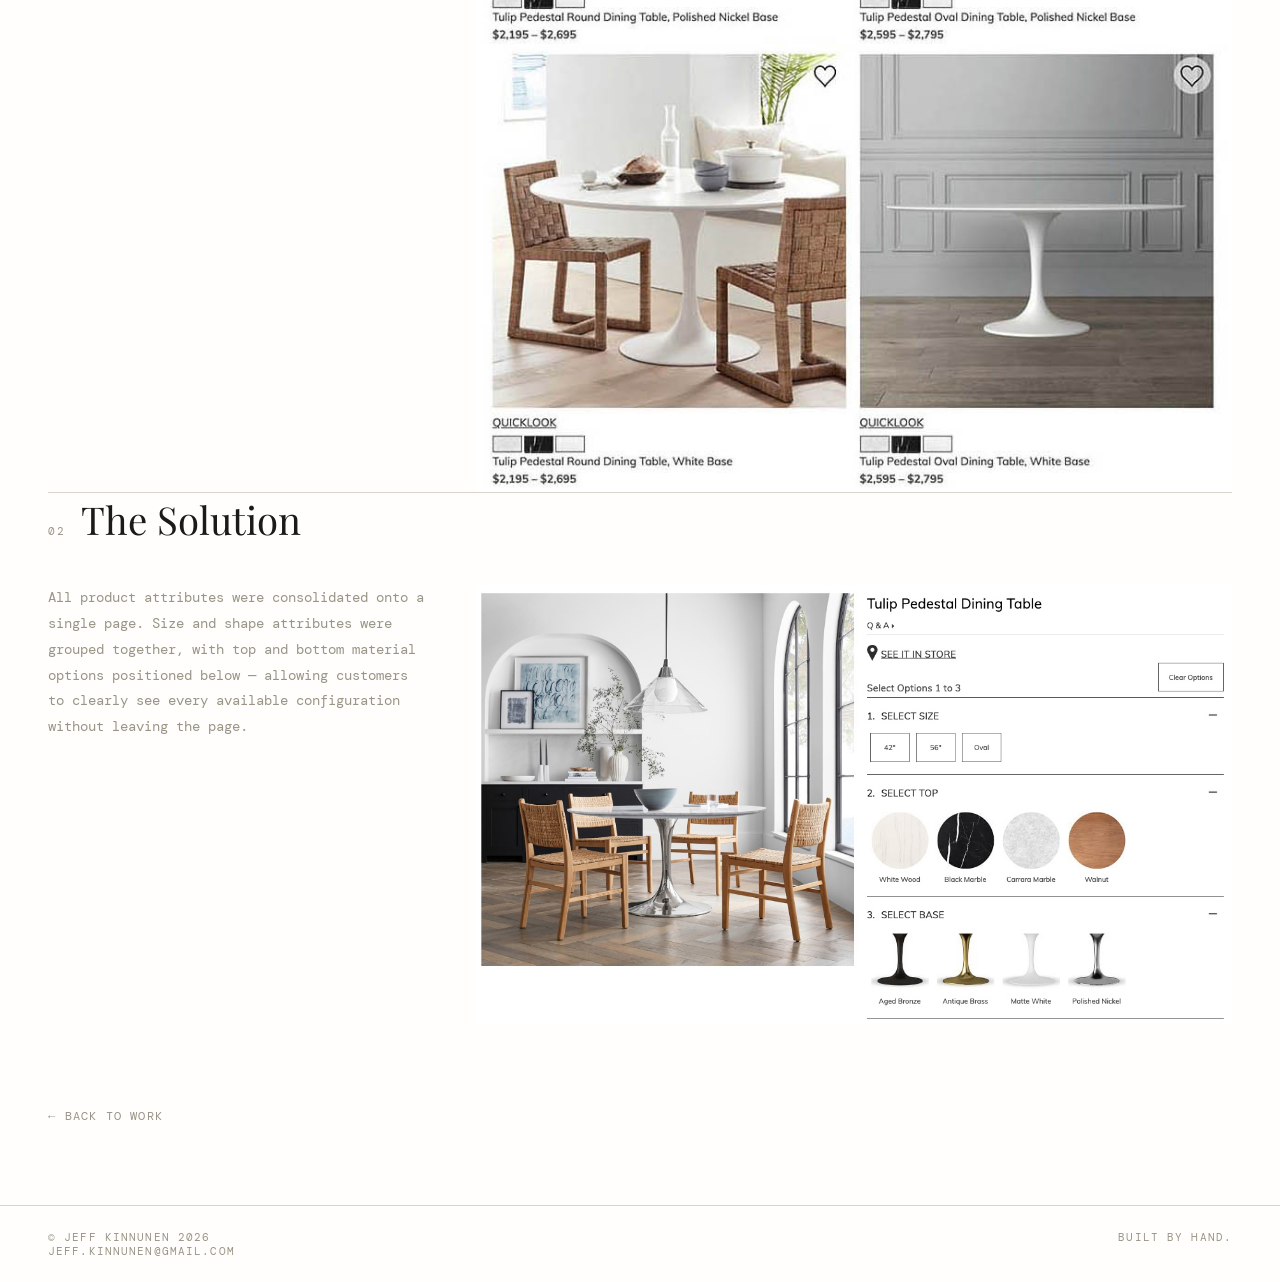
<file: wsh.html>
<!DOCTYPE html>
<html lang="en">
<head>
  <meta charset="UTF-8" />
  <meta name="viewport" content="width=device-width, initial-scale=1.0"/>
  <title>Williams Sonoma Home</title>
  <link rel="stylesheet" href="styles.css" />
</head>
<body>

  <site-header page="work"></site-header>

  <!-- INTRO -->
  <section class="project-intro">
    <div class="project-meta">
      <div class="meta-item">
        <span class="meta-label">Project</span>
        <span class="meta-value">Williams Sonoma Home</span>
      </div>
      <div class="meta-item">
        <span class="meta-label">Type</span>
        <span class="meta-value">UX / Product Design</span>
      </div>
      <div class="meta-item">
        <span class="meta-label">Role</span>
        <span class="meta-value">Designer</span>
      </div>
      <div class="meta-item">
        <span class="meta-label">Year</span>
        <span class="meta-value">2017–2021</span>
      </div>
    </div>
    <div class="project-description">
      <p>A selection of redesign projects completed while working at Williams Sonoma Home, spanning e-commerce UX, seasonal landing pages, and site-wide navigation.</p>
    </div>
  </section>

  <div class="project-divider"></div>

  <!-- TAB NAVIGATION -->
  <nav class="tab-nav" role="tablist">
    <button class="tab-btn is-active" role="tab" aria-selected="true"  data-tab="tulip">Improved Shopping Experience</button>
    <button class="tab-btn"           role="tab" aria-selected="false" data-tab="landing">Landing Pages</button>
    <button class="tab-btn"           role="tab" aria-selected="false" data-tab="header">Site Header &amp; Navigation</button>
  </nav>


  <!-- ═══════════════════════════════════════════════════════ -->
  <!-- TAB 1 — IMPROVED SHOPPING EXPERIENCE (TULIP PIP)       -->
  <!-- ═══════════════════════════════════════════════════════ -->
  <div class="tab-panel is-active" id="tab-tulip" role="tabpanel">

    <section class="project-section">
      <div class="project-section-header">
        <span class="project-section-number">01</span>
        <h2 class="project-section-title">The Problem</h2>
      </div>
      <div class="project-section-body">
        <div class="project-section-text">
          <p>The original design split the Saarinen Table product range across eight separate pages — one for each combination of base material and top shape. This meant customers had to navigate multiple pages to understand the full range of options, creating a clunky and confusing shopping path.</p>
        </div>
        <div class="project-section-image">
          <img src="images/Tulip-thumbs-3.jpg" alt="The original eight Saarinen Table product pages" class="section-img" />
        </div>
      </div>
    </section>

    <div class="project-divider"></div>

    <section class="project-section" style="padding-bottom: 80px;">
      <div class="project-section-header">
        <span class="project-section-number">02</span>
        <h2 class="project-section-title">The Solution</h2>
      </div>
      <div class="project-section-body">
        <div class="project-section-text">
          <p>All product attributes were consolidated onto a single page. Size and shape attributes were grouped together, with top and bottom material options positioned below — allowing customers to clearly see every available configuration without leaving the page.</p>
        </div>
        <div class="project-section-image">
          <img src="images/Tulip-thumb2.jpg" alt="The consolidated Saarinen Table product page" class="section-img" />
        </div>
      </div>
    </section>

  </div>


  <!-- ═══════════════════════════════════════════════════════ -->
  <!-- TAB 2 — LANDING PAGES                                  -->
  <!-- ═══════════════════════════════════════════════════════ -->
  <div class="tab-panel" id="tab-landing" role="tabpanel">

    <section class="project-section">
      <div class="project-section-header">
        <span class="project-section-number">01</span>
        <h2 class="project-section-title">Design Ideas &amp; Inspiration</h2>
      </div>
      <div class="project-section-body">
        <div class="project-section-text">
          <p>The design accommodated seasonal content changes where certain elements would shift while maintaining the overall structure. A modular component approach allowed sections to be removed, replaced, or rearranged without requiring a full page redesign multiple times a year.</p>
        </div>
        <div class="project-section-image">
          <img src="images/DesignIdeas-LP-final.gif" alt="Design Ideas & Inspiration landing page — desktop" class="section-img" />
        </div>
      </div>
    </section>

    <div class="project-divider"></div>

    <section class="project-section">
      <div class="project-section-header">
        <span class="project-section-number">02</span>
        <h2 class="project-section-title">Collection Pages</h2>
      </div>
      <div class="project-section-body">
        <div class="project-section-text">
          <p>Multiple collection pages were needed to house products spanning different categories while preserving visual consistency. The design emphasised large product imagery alongside concise bullet points describing each collection.</p>
        </div>
        <div class="project-section-image">
          <img src="images/WSH-planter-Collections-Page.jpg" alt="WSH Planter collection page" class="section-img" />
        </div>
      </div>
    </section>

    <div class="project-divider"></div>

    <section class="project-section" style="padding-bottom: 80px;">
      <div class="project-section-header">
        <span class="project-section-number">03</span>
        <h2 class="project-section-title">WS Cares</h2>
      </div>
      <div class="project-section-body">
        <div class="project-section-text">
          <p>A content-dense page requiring substantial information to be presented in an engaging and easily digestible format across both desktop and mobile.</p>
        </div>
        <div class="project-section-image">
          <img src="images/WS-CARES.jpg" alt="WS Cares page — desktop" class="section-img" />
        </div>
      </div>
    </section>

  </div>


  <!-- ═══════════════════════════════════════════════════════ -->
  <!-- TAB 3 — SITE HEADER & NAVIGATION                       -->
  <!-- ═══════════════════════════════════════════════════════ -->
  <div class="tab-panel" id="tab-header" role="tabpanel">

    <section class="project-section">
      <div class="project-section-header">
        <span class="project-section-number">01</span>
        <h2 class="project-section-title">The Problem</h2>
      </div>
      <div class="project-section-body">
        <div class="project-section-text">
          <p>The existing header and navigation contained too much content, pushing nearly half of the hero section below the fold on load. This reduced the immediate visual impact of the homepage photography and obscured key product information on product pages.</p>
        </div>
        <div class="project-section-image">
          <img src="images/currentnav-v3.jpg" alt="The original site header and navigation" class="section-img" />
        </div>
      </div>
    </section>

    <div class="project-divider"></div>

    <section class="project-section">
      <div class="project-section-header">
        <span class="project-section-number">02</span>
        <h2 class="project-section-title">The Solution</h2>
      </div>
      <div class="project-section-body">
        <div class="project-section-text">
          <p>The header was reorganised and redesigned to deliver a cleaner, more elevated feel — removing visual noise and consolidating navigation into a hamburger menu. The result was significantly more hero visibility on the homepage and clearer product information on product pages.</p>
        </div>
        <div class="project-section-image">
          <img src="images/newnav-v2.jpg" alt="The redesigned site header with hamburger navigation" class="section-img" />
        </div>
      </div>
    </section>

    <div class="project-divider"></div>

    <section class="project-section" style="padding-bottom: 80px;">
      <div class="project-section-header">
        <span class="project-section-number">03</span>
        <h2 class="project-section-title">Navigation Detail</h2>
      </div>
      <div class="project-section-body">
        <div class="project-section-text">
          <p>The expanded navigation states were carefully designed to surface sub-categories clearly. Each level of the hierarchy was considered to ensure customers could orient themselves and reach product categories in fewer steps.</p>
        </div>
        <div class="project-section-image">
          <div class="carousel">
            <button class="carousel-btn carousel-btn--prev" aria-label="Previous">&#8592;</button>
            <div class="carousel-track-wrapper">
              <div class="carousel-track">
                <div class="carousel-slide">
                  <img src="images/Nav-WSH-title-v2.jpg" alt="Navigation — title view" />
                </div>
                <div class="carousel-slide">
                  <img src="images/Nav-WSH-SCs-v2.jpg" alt="Navigation — sub-categories" />
                </div>
                <div class="carousel-slide">
                  <img src="images/Nav-WSH-SCsDining-v3.jpg" alt="Navigation — Dining sub-category" />
                </div>
                <div class="carousel-slide">
                  <img src="images/Nav-WSH-SCsDiningShop-v3.jpg" alt="Navigation — Dining shop view" />
                </div>
              </div>
            </div>
            <button class="carousel-btn carousel-btn--next" aria-label="Next">&#8594;</button>
            <div class="carousel-dots">
              <button class="carousel-dot is-active" aria-label="Slide 1"></button>
              <button class="carousel-dot" aria-label="Slide 2"></button>
              <button class="carousel-dot" aria-label="Slide 3"></button>
              <button class="carousel-dot" aria-label="Slide 4"></button>
            </div>
          </div>
        </div>
      </div>
    </section>

  </div>


  <!-- BACK LINK -->
  <div class="project-back">
    <a href="index.html">← Back to Work</a>
  </div>

  <site-footer></site-footer>
  <script src="components.js"></script>

  <script>
    /* ── Carousel ─────────────────────────────────────────── */
    const track   = document.querySelector('.carousel-track');
    const slides  = document.querySelectorAll('.carousel-slide');
    const dots    = document.querySelectorAll('.carousel-dot');
    const prevBtn = document.querySelector('.carousel-btn--prev');
    const nextBtn = document.querySelector('.carousel-btn--next');
    let current   = 0;

    function goTo(index) {
      current = (index + slides.length) % slides.length;
      track.style.transform = `translateX(-${current * 100}%)`;
      dots.forEach((dot, i) => dot.classList.toggle('is-active', i === current));
    }

    prevBtn.addEventListener('click', () => goTo(current - 1));
    nextBtn.addEventListener('click', () => goTo(current + 1));
    dots.forEach((dot, i) => dot.addEventListener('click', () => goTo(i)));

    let startX = 0;
    track.addEventListener('touchstart', e => startX = e.touches[0].clientX);
    track.addEventListener('touchend', e => {
      const diff = startX - e.changedTouches[0].clientX;
      if (Math.abs(diff) > 50) goTo(diff > 0 ? current + 1 : current - 1);
    });

    /* ── Tabs ─────────────────────────────────────────────── */
    const btns   = document.querySelectorAll('.tab-btn');
    const panels = document.querySelectorAll('.tab-panel');

    btns.forEach(btn => {
      btn.addEventListener('click', () => {
        const target = btn.dataset.tab;

        btns.forEach(b => {
          b.classList.remove('is-active');
          b.setAttribute('aria-selected', 'false');
        });

        panels.forEach(p => p.classList.remove('is-active'));

        btn.classList.add('is-active');
        btn.setAttribute('aria-selected', 'true');
        document.getElementById(`tab-${target}`).classList.add('is-active');
      });
    });
  </script>

</body>
</html>
</file>
<file: styles.css>
/* ============================================================
   styles.css — Shared styles for Work, Play, and Resume pages
   ============================================================ */

@import url('https://fonts.googleapis.com/css2?family=Playfair+Display:ital,wght@0,400;0,700;1,400&family=DM+Mono:wght@300;400&display=swap');

*, *::before, *::after {
  box-sizing: border-box;
  margin: 0;
  padding: 0;
}


:root {
  --bg:      #fffefd;
  --ink:     #1A1A18;
  --accent:  #000080;
  --muted:   #9A9587;
  --border:  #D8D3CB;
  --cursor-color: #1A1A18;
  --dot-size:     8px;
  --ring-size:    36px;
  --ring-border:  1.5px;
}

body {
  background: var(--bg);
  color: var(--ink);
  font-family: 'DM Mono', monospace;
  min-height: 100vh;
  cursor: none;
  overflow-x: hidden;
}

/* ── FOOTER ──────────────────────────────────────────────── */
footer {
  display: flex;
  justify-content: space-between;
  padding: 24px 48px;
  border-top: 1px solid var(--border);
  font-size: 0.7rem;
  letter-spacing: 0.1em;
  text-transform: uppercase;
  color: var(--muted);
}

 /* ─── Cursor Elements ──────────────────────────── */
* { cursor: none !important; }
    /* Small dot — snaps instantly to mouse */
    #cursor-dot {
      position: fixed;
      top: 0; left: 0;
      width: var(--dot-size);
      height: var(--dot-size);
      background: var(--cursor-color);
      border-radius: 50%;
      pointer-events: none;
      z-index: 99999;
      transform: translate(-50%, -50%);
      /* No transition — instant follow */
      will-change: transform;
    }

    /* Larger ring — lags slightly behind */
    #cursor-ring {
      position: fixed;
      top: 0; left: 0;
      width: var(--ring-size);
      height: var(--ring-size);
      border: var(--ring-border) solid var(--cursor-color);
      border-radius: 50%;
      pointer-events: none;
      z-index: 99998;
      transform: translate(-50%, -50%);
      transition:
        width 0.25s ease,
        height 0.25s ease,
        border-color 0.25s ease,
        opacity 0.25s ease,
        background 0.25s ease;
      will-change: transform;
    }
    /* ─── Cursor States ────────────────────────────── */

    /* Hovering a link or button → ring expands & fills slightly */
    #cursor-ring.is-hovering {
      width: 52px;
      height: 52px;
      background: rgba(17,17,17,0.06);
      border-color: var(--cursor-color);
    }

    /* Dot hides on hover (ring takes over) */
    #cursor-dot.is-hovering {
      opacity: 0;
      transform: translate(-50%, -50%) scale(0);
      transition: opacity 0.15s, transform 0.15s;
    }

    /* Clicking → ring shrinks */
    #cursor-ring.is-clicking {
      width: 22px;
      height: 22px;
      background: rgba(17,17,17,0.15);
    }

    /* Cursor hidden when leaving window */
    #cursor-dot.is-hidden,
    #cursor-ring.is-hidden {
      opacity: 0;
    }

/* ── HEADER ──────────────────────────────────────────────── */

header {
  display: flex;
  align-items: center;
  justify-content: space-between;
  padding: 28px 48px;
  border-bottom: 1px solid var(--border);
  position: sticky;
  top: 0;
  background: var(--bg);
  z-index: 10;
}

.logo {
  display: flex;
  align-items: center;
  gap: 12px;
  text-decoration: none;
}

.logo-mark {
  width: 40px;
  height: 40px;
  display: grid;
  place-items: center;
}

.logo-mark svg {
  width: 32px;
  height: 32px;
  fill: var(--bg);
}

.logo-text {
  font-family: 'Playfair Display', serif;
  font-size: 1.1rem;
  color: var(--ink);
  letter-spacing: 0.02em;
}

nav {
  display: flex;
  gap: 40px;
  list-style: none;
  align-items: center;
}

nav a {
  font-family: 'DM Mono', monospace;
  font-size: 0.75rem;
  letter-spacing: 0.12em;
  text-transform: uppercase;
  color: var(--muted);
  text-decoration: none;
  transition: color 0.2s;
  position: relative;
}

nav a:hover {
  color: var(--ink);
}

nav a.active {
  color: var(--ink);
}

nav a.active::after {
  content: '';
  position: absolute;
  bottom: -4px;
  left: 0;
  right: 0;
  height: 1px;
  background: var(--accent);
}

a.work-item {
  display: block;
  text-decoration: none;
  color: inherit;
}

/* ── HAMBURGER BUTTON ────────────────────────────────────── */
.hamburger {
  display: none;
  flex-direction: column;
  justify-content: space-between;
  width: 28px;
  height: 18px;
  background: none;
  border: none;
  cursor: none;
  padding: 0;
}

.hamburger span {
  display: block;
  width: 100%;
  height: 1.5px;
  background: var(--ink);
  transition: transform 0.3s ease, opacity 0.3s ease;
}

/* ── MOBILE OVERLAY ──────────────────────────────────────── */
.mobile-overlay {
  position: fixed;
  inset: 0;
  background: var(--bg);
  z-index: 100;
  display: flex;
  flex-direction: column;
  align-items: center;
  justify-content: center;
  opacity: 0;
  pointer-events: none;
  transition: opacity 0.4s ease;
}

.mobile-overlay.is-open {
  opacity: 1;
  pointer-events: all;
}

.overlay-close {
  position: absolute;
  top: 28px;
  right: 48px;
  background: none;
  border: none;
  font-family: 'DM Mono', monospace;
  font-size: 1.2rem;
  color: var(--muted);
  cursor: none;
  transition: color 0.2s;
}

.overlay-close:hover { color: var(--ink); }

.overlay-nav {
  display: flex;
  flex-direction: column;
  align-items: center;
  gap: 48px;
}

.overlay-nav a {
  font-family: 'Playfair Display', serif;
  font-size: clamp(2.5rem, 10vw, 4rem);
  color: var(--ink);
  text-decoration: none;
  letter-spacing: -0.02em;
  transition: color 0.2s;
}

.overlay-nav a:hover,
.overlay-nav a.active { color: var(--accent); }


/* ── PAGE TITLE ──────────────────────────────────────────── */

.page-title {
  padding: 56px 48px 32px;
  display: flex;
  align-items: baseline;
  gap: 16px;
}

.page-title h1 {
  font-family: 'Playfair Display', serif;
  font-size: clamp(2.5rem, 5vw, 4rem);
  font-weight: 400;
  letter-spacing: -0.02em;
  line-height: 1;
}

.page-title span {
  font-size: 0.7rem;
  letter-spacing: 0.15em;
  color: var(--muted);
  text-transform: uppercase;
}

/* ── PLACEHOLDER IMAGE SHARED ────────────────────────────── */

.work-thumb {
  position: absolute;
  inset: 0;
  width: 100%;
  height: 100%;
  display: flex;
  flex-direction: column;
  align-items: center;
  justify-content: center;
  gap: 8px;
}

.work-thumb span {
  font-size: 0.65rem;
  letter-spacing: 0.1em;
  text-transform: uppercase;
  color: var(--muted);
}

.placeholder-img {
  position: absolute;
  inset: 0;
  width: 100%;
  height: 100%;
  display: flex;
  flex-direction: column;
  align-items: center;
  justify-content: center;
  gap: 8px;
}

.placeholder-img svg {
  width: 36px;
  height: 36px;
  opacity: 0.3;
}

.placeholder-img span {
  font-size: 0.65rem;
  letter-spacing: 0.1em;
  text-transform: uppercase;
  color: var(--muted);
}

/* ── WORK PAGE GRID HP ──────────────────────────────────────── */

.work-grid {
  padding: 0 48px 80px;
  display: grid;
  grid-template-columns: repeat(2, 1fr);
  gap: 2px;
}

.work-item {
  position: relative;
  overflow: hidden;
  cursor: pointer;
  background: var(--border);
  animation: fadeUp 0.6s ease both;
}

.work-item::before {
  content: '';
  display: block;
  padding-top: 100%;
}

.work-item .overlay {
  position: absolute;
  inset: 0;
  background: var(--ink);
  opacity: 0;
  transition: opacity 0.35s;
}

.work-item:hover .overlay { opacity: 0.55; }

.overlay-label {
  font-family: 'Playfair Display', serif;
  color: var(--bg);
  font-size: 1.1rem;
  position: absolute;
  bottom: 24px;
  left: 24px;
  transform: translateY(8px);
  transition: transform 0.35s;
}

.work-item:hover .overlay-label { transform: translateY(0); }

/* ── PLAY PAGE LAMPSHADE GALLERY ─────────────────────────── */

.lampshade-wrap {
  height: 480px;
  overflow: hidden;
  position: relative;
  cursor: grab;
  margin-bottom: 80px;
  background: #000;
}

.lampshade-wrap.is-dragging { cursor: grabbing; }

/* Black gradient overlays replace the mask so the fade colour is controllable */
.lampshade-wrap::before,
.lampshade-wrap::after {
  content: '';
  position: absolute;
  top: 0;
  bottom: 0;
  width: 12%;
  z-index: 2;
  pointer-events: none;
}

.lampshade-wrap::before {
  left: 0;
  background: linear-gradient(to right, #000 0%, transparent 100%);
}

.lampshade-wrap::after {
  right: 0;
  background: linear-gradient(to left, #000 0%, transparent 100%);
}

.lampshade-track {
  display: flex;
  align-items: stretch;
  height: 100%;
  gap: 3px;
  will-change: transform;
  user-select: none;
  -webkit-user-select: none;
}

.lampshade-item {
  flex-shrink: 0;
  height: 100%;
  overflow: hidden;
  position: relative;
}

.lampshade-item img {
  height: 100%;
  width: auto;
  display: block;
  pointer-events: none;
}

.lampshade-label {
  position: absolute;
  bottom: 12px;
  left: 12px;
  font-size: 0.6rem;
  letter-spacing: 0.1em;
  text-transform: uppercase;
  color: rgba(255, 255, 255, 0.75);
  pointer-events: none;
  white-space: nowrap;
}

@media (max-width: 768px) {
  .lampshade-wrap { height: 300px; }
}


/* ── PROJECT PAGE ────────────────────────────────────────── */

.project-hero .placeholder-img {
  position: absolute;
  inset: 0;
  background: #D8D4CE;
}

.project-intro {
  display: grid;
  grid-template-columns: 1fr 2fr;
  gap: 48px;
  padding: 64px 48px;
}

.project-meta {
  display: flex;
  flex-direction: column;
  gap: 24px;
}

.meta-item {
  display: flex;
  flex-direction: column;
  gap: 4px;
}

.meta-label {
  font-size: 0.65rem;
  letter-spacing: 0.15em;
  text-transform: uppercase;
  color: var(--muted);
}

.meta-value {
  font-size: 0.9rem;
  color: var(--ink);
}

.project-description p {
  font-family: 'Playfair Display', serif;
  font-size: clamp(1.1rem, 2vw, 1.4rem);
  line-height: 1.7;
  font-weight: 400;
  color: var(--ink);
  max-width: 640px;
}

.project-divider {
  height: 1px;
  background: var(--border);
  margin: 0 48px;
}
.project-divider-padding {
  margin-bottom: 30px;
}

.project-screens {
  padding: 0 48px 80px;
}

.screen-pair {
  display: grid;
  grid-template-columns: 2fr 1fr;
  gap: 24px;
  align-items: start;
}

.screen {
  display: flex;
  flex-direction: column;
  gap: 12px;
}

.screen--desktop .placeholder-img,
.screen--mobile .placeholder-img {
  position: relative;
  width: 100%;
  background: #D0D4D8;
}

.screen--desktop .placeholder-img { padding-top: 62%; }
.screen--mobile  .placeholder-img { padding-top: 180%; background: #D4D0D8; }

.screen--desktop .placeholder-img svg,
.screen--mobile  .placeholder-img svg {
  position: absolute;
  top: 50%; left: 50%;
  transform: translate(-50%, -50%);
  width: 36px; height: 36px;
  opacity: 0.3;
}

.screen--desktop .placeholder-img span,
.screen--mobile  .placeholder-img span {
  position: absolute;
  bottom: 16px; left: 0; right: 0;
  text-align: center;
  font-size: 0.65rem;
  letter-spacing: 0.1em;
  text-transform: uppercase;
  color: var(--muted);
}

.screen-caption {
  font-size: 0.7rem;
  letter-spacing: 0.1em;
  text-transform: uppercase;
  color: var(--muted);
}

.project-back {
  padding: 0 48px 80px;
}

.project-back a {
  font-size: 0.75rem;
  letter-spacing: 0.1em;
  text-transform: uppercase;
  color: var(--muted);
  text-decoration: none;
  transition: color 0.2s;
}

.project-back a:hover { color: var(--ink); }

.phone-frame {
  position: relative;
  width: 100%;
}

.phone-bezel {
  position: relative;
  width: 100%;
  display: block;
  z-index: 2;
  pointer-events: none;
}

.phone-screen {
  position: absolute;
  top: 2.5%;
  left: 6.5%;
  width: 87%;
  height: 95%;
  overflow: hidden;
  border-radius: 10px;
  z-index: 1;
}

.phone-screen-inner {
  display: flex;
  flex-direction: column;
  width: 100%;
  line-height: 0;
  transition: transform 0.3s cubic-bezier(0.25, 0.46, 0.45, 0.94);
}

.phone-screen-inner img {
  width: 100%;
  display: block;
  flex-shrink: 0;
}

.phone-screen img {
  width: 100%;
  display: block;
  flex-shrink: 0;
}

.desktop-frame {
  position: relative;
  width: 85%;
  margin: 0 auto;
}

.desktop-bezel {
  position: relative;
  width: 100%;
  display: block;
  z-index: 2;
}

.desktop-screen {
  position: absolute;
  top: 1.5%;
  width: 100%;
  height: 69%;
  overflow: hidden;
  border-radius: 1px;
  z-index: 1;
}

.desktop-screen-inner {
  display: flex;
  flex-direction: column;
  width: 100%;
  line-height: 0;
  transition: transform 0.3s cubic-bezier(0.25, 0.46, 0.45, 0.94);
}

.desktop-screen-inner img {
  width: 100%;
  display: block;
  flex-shrink: 0;
}

.iwi-embed {
  border: none;
  display: block;
}

.desktop-screen img {
  width: 100%;
  display: block;
  flex-shrink: 0;
}

/* ── PFTW ────────────────────────────────────────────── */
.project-hero {
  position: relative;
  display: flex;
  align-items: center;
  justify-content: center;
  background-image: url('images/PFTW-herobackground.png');
  background-size: cover;
  background-position: center;
  width: 100%;
  height: 70vh;
  overflow: visible;
  box-shadow: inset 0 0 0 1000px rgba(0,30,70,.4);
}

.PFTWHyper {
  color: rgb(0 180 105);
}

.ml4 {
  position: relative;
  font-weight: 900;
  font-size: 3.5em;
  text-align: center;
  color: #fff;
  font-family: 'futura', sans-serif;
  will-change: transform;
  padding: 0;
  margin: 0;
  width: 100%;
  height: 250px;
  overflow: visible;
}

.smallasterisk {
  font-size: .85em;
}

.topalign{
  font-size: .6em;  
  vertical-align: text-top;
}

.ml4 .letters {
  position: absolute;
  left: 0;
  right: 0;
  top: 50%;
  transform: translateY(-50%);
  opacity: 0;
  will-change: transform;
  padding: 0 48px;
  line-height: 0;
  width: 100%;
  text-align: center;
}

.asterisk{
  letter-spacing:-.5em;
}

.headline1 {
  line-height: 1em;
  display: block;
}

.copybelow {
  font-size: .35em;
  line-height: 2em;
  display: block;
  margin-left: -18px;
}

.ml4 .letters.animate-in {
  animation: letterIn 0.6s cubic-bezier(0.16, 1, .3, 1) forwards;
}

.ml4 .letters.animate-out {
  animation: letterOut 0.6s ease-in forwards;
}

@keyframes letterIn {
  0%   { opacity: 0; transform: translateY(-50%) scale(0.2); }
  60%  { opacity: 1; transform: translateY(-50%) scale(1.1); }
  80%  { transform: translateY(-50%) scale(0.95); }
  100% { opacity: 1; transform: translateY(-50%) scale(1); }
}

@keyframes letterOut {
  0%   { opacity: 1; transform: translateY(-50%) scale(1); }
  100% { opacity: 0; transform: translateY(-50%) scale(2); }
}


.sketches {
  display: flex;
  align-items: center;
  justify-content: center;
  width: 100%;
  margin: 0 auto;
}
/* ── PFTW FIGMA EMBED ─────────────────────────────────────────── */
.figma-embed {
  padding: 0 48px 64px;
}

.figma-embed iframe {
  width: 100%;
  height: 600px;
  border: 1px solid var(--border);
  display: block;
}

.figma-intro {
  font-family: 'Playfair Display', serif;
  font-size: clamp(1rem, 2vw, 1.2rem);
  line-height: 1.7;
  color: var(--ink);
  margin-bottom: 24px;
  max-width: 740px;
  padding: 48px 0 0;
}

.support-text {
  font-family: 'Playfair Display', serif;
  font-size: clamp(1rem, 2vw, 1.2rem);
  line-height: 1.7;
  color: var(--ink);
  margin-bottom: 24px;
  max-width: 740px;
  padding: 48px 0 0 48px;
}

/* ── PFTW CAROUSEL ────────────────────────────────────────────── */
.carousel {
  position: relative;
  display: flex;
  align-items: center;
  gap: 16px;
}

.carousel-track-wrapper {
  overflow: hidden;
  width: 100%;
}

.carousel-track {
  display: flex;
  transition: transform 0.5s cubic-bezier(0.25, 0.46, 0.45, 0.94);
}

.carousel-slide {
  min-width: 100%;
  display: flex;
  flex-direction: column;
  align-items: center;
}

.carousel-slide img {
  width: 100%;
  max-height: 560px;
  object-fit: contain;
  display: block;
}

.carousel-caption {
  margin-top: 0.75rem;
  font-size: 0.7rem;
  letter-spacing: 0.1em;
  text-transform: uppercase;
  color: var(--muted);
  text-align: center;
}

.carousel-btn {
  flex-shrink: 0;
  background: none;
  border: 1px solid var(--border);
  color: var(--ink);
  width: 44px;
  height: 44px;
  display: grid;
  place-items: center;
  cursor: none;
  font-size: 1rem;
  transition: background 0.2s, color 0.2s;
}

.carousel-btn:hover {
  background: var(--ink);
  color: var(--bg);
}

.carousel-dots {
  position: absolute;
  bottom: -32px;
  left: 50%;
  transform: translateX(-50%);
  display: flex;
  gap: 8px;
}

.carousel-dot {
  width: 6px;
  height: 6px;
  border-radius: 50%;
  border: none;
  background: var(--border);
  cursor: none;
  padding: 0;
  transition: background 0.2s;
}

.carousel-dot.is-active {
  background: var(--ink);
}

@media (max-width: 768px) {
  .carousel-btn { display: none; }
}

/* ── PROJECT HERO GRID ───────────────────────────────────── */
.project-hero-grid {
  display: grid;
  grid-template-columns: repeat(3, 1fr);
  gap: 2px;
}

.section-img {
  width: 100%;
  height: 100%;
  object-fit: cover;
  display: block;
}

.hero-jump {
  position: relative;
  display: block;
  text-decoration: none;
  overflow: hidden;
}

.hero-jump::before {
  content: '';
  display: block;
  padding-top: 75%;
}

.hero-jump .placeholder-img {
  position: absolute;
  inset: 0;
  background: #f7f7f7;
  transition: transform 0.4s ease;
}

.hero-jump-img {
  position: absolute;
  inset: 10;
  width: 90%;
  height: 90%;
  object-fit: cover;
}

.hero-jump:hover .placeholder-img {
  transform: scale(1.03);
}

.hero-jump-label {
  position: absolute;
  bottom: 24px;
  left: 24px;
  display: flex;
  flex-direction: column;
  gap: 4px;
}

.hero-jump-number {
  font-family: 'DM Mono', monospace;
  font-size: 0.65rem;
  letter-spacing: 0.15em;
  color: rgba(255,255,255,0.6);
}

.hero-jump-title {
  font-family: 'Playfair Display', serif;
  font-size: 1.1rem;
  color: #fff;
  opacity: 0;
  transform: translateY(6px);
  transition: opacity 0.3s ease, transform 0.3s ease;
}

.hero-jump:hover .hero-jump-title {
  opacity: 1;
  transform: translateY(0);
}

/* ── PROJECT FOOTNOTE ────────────────────────────────────── */
.project-footnote {
  padding: 40px 48px 64px;
  display: flex;
  flex-direction: column;
  gap: 12px;
}

.project-footnote p {
  font-family: 'DM Mono', monospace;
  font-size: 0.75rem;
  letter-spacing: 0.08em;
  color: var(--muted);
}

.project-footnote ul {
  list-style: none;
  display: flex;
  flex-direction: column;
  gap: 6px;
}

.project-footnote li {
  font-family: 'DM Mono', monospace;
  font-size: 0.75rem;
  letter-spacing: 0.08em;
  color: var(--muted);
  padding-left: 12px;
  position: relative;
}

.project-footnote li::before {
  content: '—';
  position: absolute;
  left: 0;
  color: var(--accent);
}


/* ── PROJECT SECTIONS ────────────────────────────────────── */
.project-section {
  padding: 0 48px;
  scroll-margin-top: 80px;
}

.project-section-header {
  display: flex;
  align-items: baseline;
  gap: 16px;
  margin-bottom: 40px;
}

.project-section-number {
  font-family: 'DM Mono', monospace;
  font-size: 0.7rem;
  letter-spacing: 0.15em;
  color: var(--muted);
}

.project-section-title {
  font-family: 'Playfair Display', serif;
  font-size: clamp(1.5rem, 3vw, 2.5rem);
  font-weight: 400;
  color: var(--ink);
}

.project-section-body {
  display: grid;
  grid-template-columns: 1fr 2fr;
  gap: 48px;
  align-items: start;
}

.project-section-text p {
  font-family: 'DM Mono', monospace;
  font-size: 0.9rem;
  line-height: 1.8;
  color: var(--muted);
}

.project-section-image .placeholder-img {
  position: relative;
  padding-top: 65%;
  background: #D8D4CE;
}

.project-section-image .placeholder-img svg,
.project-section-image .placeholder-img span {
  position: absolute;
  top: 50%;
  left: 50%;
  transform: translate(-50%, -50%);
}

.project-section-image .placeholder-img span {
  top: calc(50% + 28px);
}

/* ── TABBED PROJECT PAGE ─────────────────────────────────── */

/* The nav's bottom border acts as the "desk" the folders sit on */
.tab-nav {
  display: flex;
  align-items: flex-end;
  gap: 4px;
  padding: 0 48px;
  border-bottom: 1px solid var(--border);
  margin-bottom: 64px;
  overflow-x: auto;
  -webkit-overflow-scrolling: touch;
  scrollbar-width: none;
}

.tab-nav::-webkit-scrollbar { display: none; }

.tab-btn {
  font-family: 'DM Mono', monospace;
  font-size: 0.7rem;
  letter-spacing: 0.12em;
  text-transform: uppercase;
  /* Inactive: slightly recessed background, full border including bottom */
  background: var(--border);
  color: var(--muted);
  border: 1px solid var(--border);
  border-radius: 4px 4px 0 0;
  padding: 10px 20px;
  margin-top: 8px;        /* inactive tabs sit lower */
  cursor: none;
  white-space: nowrap;
  flex-shrink: 0;
  position: relative;
  transition: background 0.2s, color 0.2s;
}

.tab-btn:hover {
  background: #e8e4dd;
  color: var(--ink);
}

/* Active tab: lifted, page-colour fill, no bottom border, overlaps the nav line */
.tab-btn.is-active {
  background: var(--bg);
  color: var(--ink);
  border-color: var(--border);
  border-bottom-color: var(--bg); /* hides the bottom border, merging with content */
  margin-top: 0;                  /* sits at full height — visually "raised" */
  margin-bottom: -1px;            /* overlaps the nav's bottom border */
  padding: 14px 20px 11px;        /* slightly taller than inactive */
}

/* Coloured top edge on active tab — the key "this is selected" signal */
.tab-btn.is-active::before {
  content: '';
  position: absolute;
  top: 0;
  left: 0;
  right: 0;
  height: 2px;
  border-radius: 4px 4px 0 0;
  background: var(--accent);
}

.tab-panel {
  display: none;
}

.tab-panel.is-active {
  display: block;
  animation: fadeUp 0.35s ease both;
}

/* ── ENAMEL PIN PROJECT ──────────────────────────────────── */

.pin-board-section {
  padding: 48px 48px 80px;
}

.pin-section-label {
  font-size: 0.7rem;
  letter-spacing: 0.15em;
  text-transform: uppercase;
  color: var(--muted);
  margin: 0 0 28px;
}

/* ── 3-column collection ── */
.pin-collection {
  display: grid;
  grid-template-columns: repeat(3, 1fr);
  gap: 2px;
  padding: 0 0 80px;
}

.pin-collection-about {
  display: flex;
  flex-direction: column;
}

.pin-collection-about p {
  font-family: 'DM Mono', monospace;
  font-size: 0.85rem;
  line-height: 1.8;
  color: var(--muted);
  padding: 32px 36px;
}

.pin-collection-about img {
  flex: 1;
  width: 100%;
  object-fit: cover;
  display: block;
  min-height: 0;
}

.pin-collection-photo {
  overflow: hidden;
}

.pin-collection-photo img {
  width: 100%;
  height: 100%;
  object-fit: cover;
  display: block;
}

.pin-board {
  display: grid;
  grid-template-columns: repeat(7, 1fr);
  gap: 40px 28px;
}

.pin-item {
  display: flex;
  flex-direction: column;
  align-items: center;
  gap: 10px;
  position: relative;
  z-index: 0;
}

.pin-item:hover {
  z-index: 10;
}

.pin-circle {
  width: 100%;
  aspect-ratio: 1;
}

.pin-circle img {
  width: 100%;
  height: 100%;
  object-fit: contain;
  display: block;
  transition: transform 0.4s cubic-bezier(0.34, 1.4, 0.64, 1);
}

.pin-item:hover .pin-circle img {
  transform: scale(2);
}

.pin-label {
  font-size: 0.6rem;
  letter-spacing: 0.12em;
  text-transform: uppercase;
  color: var(--muted);
  text-align: center;
}

@media (max-width: 768px) {
  .pin-board-section { padding: 24px 24px 48px; }
  .pin-board { grid-template-columns: repeat(4, 1fr); gap: 28px 20px; }
  .pin-collection { grid-template-columns: 1fr; }
  .pin-collection-photo img { max-height: 400px; }
}

@media (max-width: 480px) {
  .pin-board { grid-template-columns: repeat(3, 1fr); }
}

/* ── HERO TEXT ───────────────────────────────────────────── */
.project-hero {
  display: flex;
  align-items: center;
  justify-content: center;
}

.hero-text {
  text-align: center;
  padding: 0 24px;
}

.hero-headline {
  font-family: 'Playfair Display', serif;
  font-size: clamp(1.8rem, 4vw, 3.5rem);
  font-weight: 700;
  color: var(--ink);
  line-height: 1.2;
}

.hero-cycling {
  display: inline-block;
  color: var(--accent);
  transition: opacity 0.4s ease;
}

.hero-cycling.fade-out {
  opacity: 0;
}

.hero-sub {
  margin-top: 12px;
  font-size: 0.75rem;
  letter-spacing: 0.15em;
  text-transform: uppercase;
  color: var(--muted);
}

/* ── ANIMATIONS ──────────────────────────────────────────── */

@keyframes fadeUp {
  from { opacity: 0; transform: translateY(20px); }
  to   { opacity: 1; transform: translateY(0); }
}

/* ── RESPONSIVE ──────────────────────────────────────────── */

@media (hover: none), (pointer: coarse) {
  #cursor-dot, #cursor-ring { display: none; }
}

@media (max-width: 768px) {
  .desktop-nav { display: none; }
  .hamburger   { display: flex; }
}

@media (max-width: 768px) {
  .project-intro   { grid-template-columns: 1fr; padding: 40px 24px; }
  .project-divider { margin: 0 24px; }
  .project-screens { padding: 40px 24px 60px; }
  .screen-pair     { grid-template-columns: 1fr; }
  .project-back    { padding: 0 24px 60px; }
  .project-hero    { height: 50vw; }
}

@media (max-width: 768px) {
  header          { padding: 20px 24px; }
  nav             { gap: 20px; }
  .page-title     { padding: 36px 24px 20px; }
  .work-grid      { padding: 0 24px 48px; }
  .lampshade-wrap { height: 260px; }
}

@media (max-width: 768px) {
  .figma-embed          { padding: 0 24px 48px; }
  .figma-embed iframe   { height: 400px; }
  .support-text { padding: 48px 24px 48px; }
}

@media (max-width: 480px) {
  .work-grid { grid-template-columns: 1fr; }
}

@media (max-width: 480px) {
  .project-hero-grid      { grid-template-columns: 1fr; }
  .project-section        { padding: 40px 24px; }
  .project-section-body   { grid-template-columns: 1fr; }
}


@media (max-width: 480px) {
  .project-footnote { padding: 32px 24px 48px; }
}

@media (max-width: 480px) {
.ml4 {
  font-size: 1.5em;}
}

/* ── Print Grid ─────────────────────────────────────────── */
.print-grid {
  display: flex;
  gap: 32px;
  align-items: flex-start;
}

.print-col {
  flex: 1;
  display: flex;
  flex-direction: column;
  gap: 32px;
}

.print-img-wrap {
  overflow: hidden;
}

.print-img-wrap img {
  width: 100%;
  display: block;
  transition: transform 0.4s cubic-bezier(0.25, 0.46, 0.45, 0.94);
}

.print-item:hover .print-img-wrap img,
.print-item.is-active .print-img-wrap img {
  transform: scale(1.25);
}

.print-caption {
  font-family: 'DM Mono', monospace;
  font-size: 0.75rem;
  color: var(--muted);
  padding: 10px 0 0;
  line-height: 1.5;
}

@media (max-width: 600px) {
  .print-grid {
    flex-direction: column;
    gap: 40px;
  }
}
</file>
